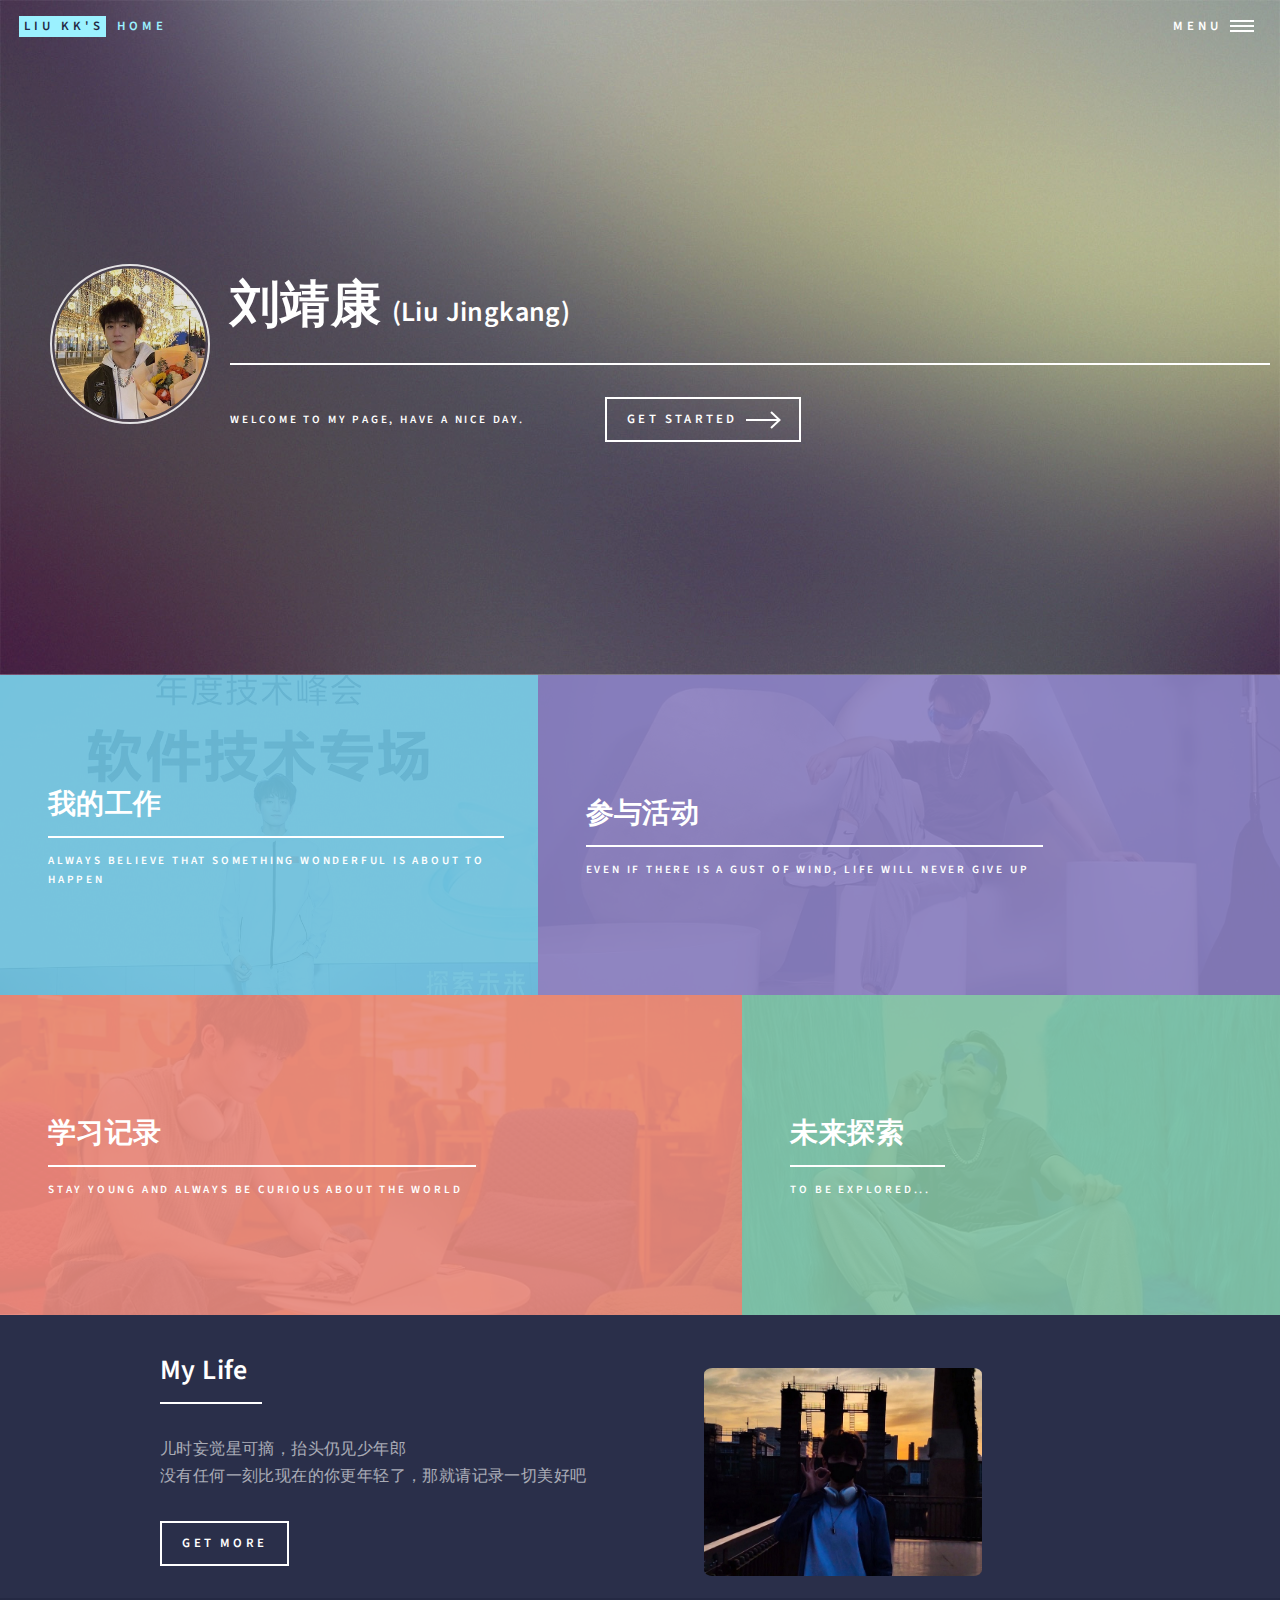
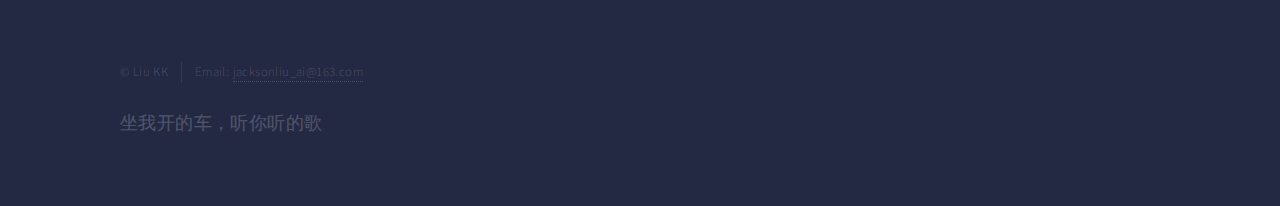
<file: index.html>
<!DOCTYPE HTML>
<html>
	<head>
		<title>Liu Jingkang</title>
		<link rel="shortcut icon" href="./images/logo.jpg">
		<meta charset="utf-8" />
		<meta name="viewport" content="width=device-width, initial-scale=1, user-scalable=no" />
		<meta name="author" content="kk"/>
		<link rel="stylesheet" href="assets/css/main.css" />
		<noscript><link rel="stylesheet" href="assets/css/noscript.css" /></noscript>
	</head>
	<body class="is-preload">

		<!-- Wrapper -->
			<div id="wrapper">

				<!-- Header -->
					<header id="header" class="alt">
						<a href="index.html" class="logo"><strong>Liu KK's</strong> <span>Home</span></a>
						<nav>
							<a href="#menu">Menu</a>
						</nav>
					</header>

				<!-- Menu -->
					<nav id="menu">
						<ul class="links">
							<li><a href="index.html">我的主页</a></li>
							<li><a href="work.html">我的工作</a></li>
							<li><a href="activity.html">参加活动</a></li>
							<li><a href="study.html">学习记录</a></li>
							<li><a href="explore.html">未来探索</a></li>
							<!-- <li><a href="study.html">我的竞赛</a></li> -->
						</ul>
						<ul class="actions stacked">
							<li><a href="life.html" class="button primary fit">My Life</a></li>
							<!-- <li><a href="#" class="button fit">Log In</a></li> -->
						</ul>
					</nav>

				<!-- Banner -->
					<section id="banner" class="major">
						<img class="bannerimage" src="images/logo.jpg">
						<div class="inner">
							<header class="major">
								<h1 style="font-size: 50px;">
									刘靖康 <span style="font-size:28px;">(Liu Jingkang)</span>
								</h1>
							</header>
							<div class="content">
								<p style="margin-right: 80px;">Welcome to my page, have a nice day.</p>
								<ul class="actions">
									<li><a href="#one" class="button next scrolly">Get Started</a></li>
								</ul>
							</div>
						</div>
					</section>
					
				<!-- Main -->
					<div id="main">

						<!-- One -->
							<section id="one" class="tiles">
								<article>
									<span class="image">
										<img src="images/me012.jpg" alt="" />
									</span>
									<header class="major">
										<h3><a href="work.html" class="link">我的工作</a></h3>
										<p>always believe that something wonderful is about to happen</p>
									</header>
								</article>
								<article>
									<span class="image">
										<img src="images/me002.jpg" alt="" />
									</span>
									<header class="major">
										<h3><a href="activity.html" class="link">参与活动</a></h3>
										<p>Even if there is a gust of wind, life will never give up</p>
									</header>
								</article>
								<article>
									<span class="image">
										<img src="images/me038.jpg" alt="" />
									</span>
									<header class="major">
										<h3><a href="study.html" class="link">学习记录</a></h3>
										<p>Stay young and always be curious about the world</p>
									</header>
								</article>
								<article>
									<span class="image">
										<img src="images/me036.jpg" alt="" />
									</span>
									<header class="major">
										<h3><a href="explore.html" class="link">未来探索</a></h3>
										<p>To be explored...     </p>
									</header>
								</article>
								<!-- <article>
									<span class="image">
										<img src="images/pic05.jpg" alt="" />
									</span>
									<header class="major">
										<h3><a href="work.html" class="link">Consequat</a></h3>
										<p>Ipsum dolor sit amet</p>
									</header>
								</article>
								<article>
									<span class="image">
										<img src="images/pic06.jpg" alt="" />
									</span>
									<header class="major">
										<h3><a href="work.html" class="link">Etiam</a></h3>
										<p>Feugiat amet tempus</p>
									</header>
								</article> -->
							</section>

						<!-- Two -->
							<!-- <section id="two">
								<div class="inner">
									<header class="major">
										<h2>My Life</h2>
									</header>
									<p style="opacity: 0.6;">有时候思考，我要活成一个什么样子<br>已知的是，没有任何一刻比现在的我更年轻，那就请记录一切美好吧</p>
									<ul class="actions">
										<li><a href="work.html" class="button next">Get Started</a></li>
									</ul>
								</div>
							</section> -->

							<section id="two">
								<div class="spotlight">
									<div class="content">
										<header class="major">
											<h2>My Life</h2>
										</header>
										<p style="opacity: 0.6;">儿时妄觉星可摘，抬头仍见少年郎<br>没有任何一刻比现在的你更年轻了，那就请记录一切美好吧</p>
										<ul class="actions">
											<li><a href="life.html" class="button">Get More</a></li>
										</ul>
									</div>
									<!-- <span class="image"><a href="life.html"><img href="life.html" src="images/me035.jpg" alt=""/></a></span> -->
									<span class="image"><a href="life.html"><img src="images/me035.jpg" alt=""/></a></span>
								</div>
							</section>

					</div>

				<!-- Contact -->
					<!-- <section id="contact">
						<div class="inner">
							<section>
								<form method="post" action="#">
									<div class="fields">
										<div class="field half">
											<label for="name">Name</label>
											<input type="text" name="name" id="name" />
										</div>
										<div class="field half">
											<label for="email">Email</label>
											<input type="text" name="email" id="email" />
										</div>
										<div class="field">
											<label for="message">Message</label>
											<textarea name="message" id="message" rows="6"></textarea>
										</div>
									</div>
									<ul class="actions">
										<li><input type="submit" value="Send Message" class="primary" /></li>
										<li><input type="reset" value="Clear" /></li>
									</ul>
								</form>
							</section>
							<section class="split">
								<section>
									<div class="contact-method">
										<span class="icon solid alt fa-envelope"></span>
										<h3>Email</h3>
										<a href="#">information@untitled.tld</a>
									</div>
								</section>
								<section>
									<div class="contact-method">
										<span class="icon solid alt fa-phone"></span>
										<h3>Phone</h3>
										<span>(000) 000-0000 x12387</span>
									</div>
								</section>
								<section>
									<div class="contact-method">
										<span class="icon solid alt fa-home"></span>
										<h3>Address</h3>
										<span>1234 Somewhere Road #5432<br />
										Nashville, TN 00000<br />
										United States of America</span>
									</div>
								</section>
							</section>
						</div>
					</section> -->

				<!-- Footer -->
					<footer id="footer">
						<div class="inner">
							<!-- <ul class="icons">
								<li><a href="#" class="icon brands alt fa-twitter"><span class="label">Twitter</span></a></li>
								<li><a href="#" class="icon brands alt fa-facebook-f"><span class="label">Facebook</span></a></li>
								<li><a href="#" class="icon brands alt fa-instagram"><span class="label">Instagram</span></a></li>
								<li><a href="#" class="icon brands alt fa-github"><span class="label">GitHub</span></a></li>
								<li><a href="#" class="icon brands alt fa-linkedin-in"><span class="label">LinkedIn</span></a></li>
							</ul> -->
							<ul class="copyright">
								<li>&copy; Liu KK</li><li>Email: <a href="mailto:jacksonliu_ai@163.com">jacksonliu_ai@163.com</a></li>
							</ul>
							<p style="font-size: 18px;opacity: 0.2;">坐我开的车，听你听的歌</p>
						</div>
						
					</footer>

			</div>

		<!-- Scripts -->
			<script src="assets/js/jquery.min.js"></script>
			<script src="assets/js/jquery.scrolly.min.js"></script>
			<script src="assets/js/jquery.scrollex.min.js"></script>
			<script src="assets/js/browser.min.js"></script>
			<script src="assets/js/breakpoints.min.js"></script>
			<script src="assets/js/util.js"></script>
			<script src="assets/js/main.js"></script>

	</body>
</html>
</file>
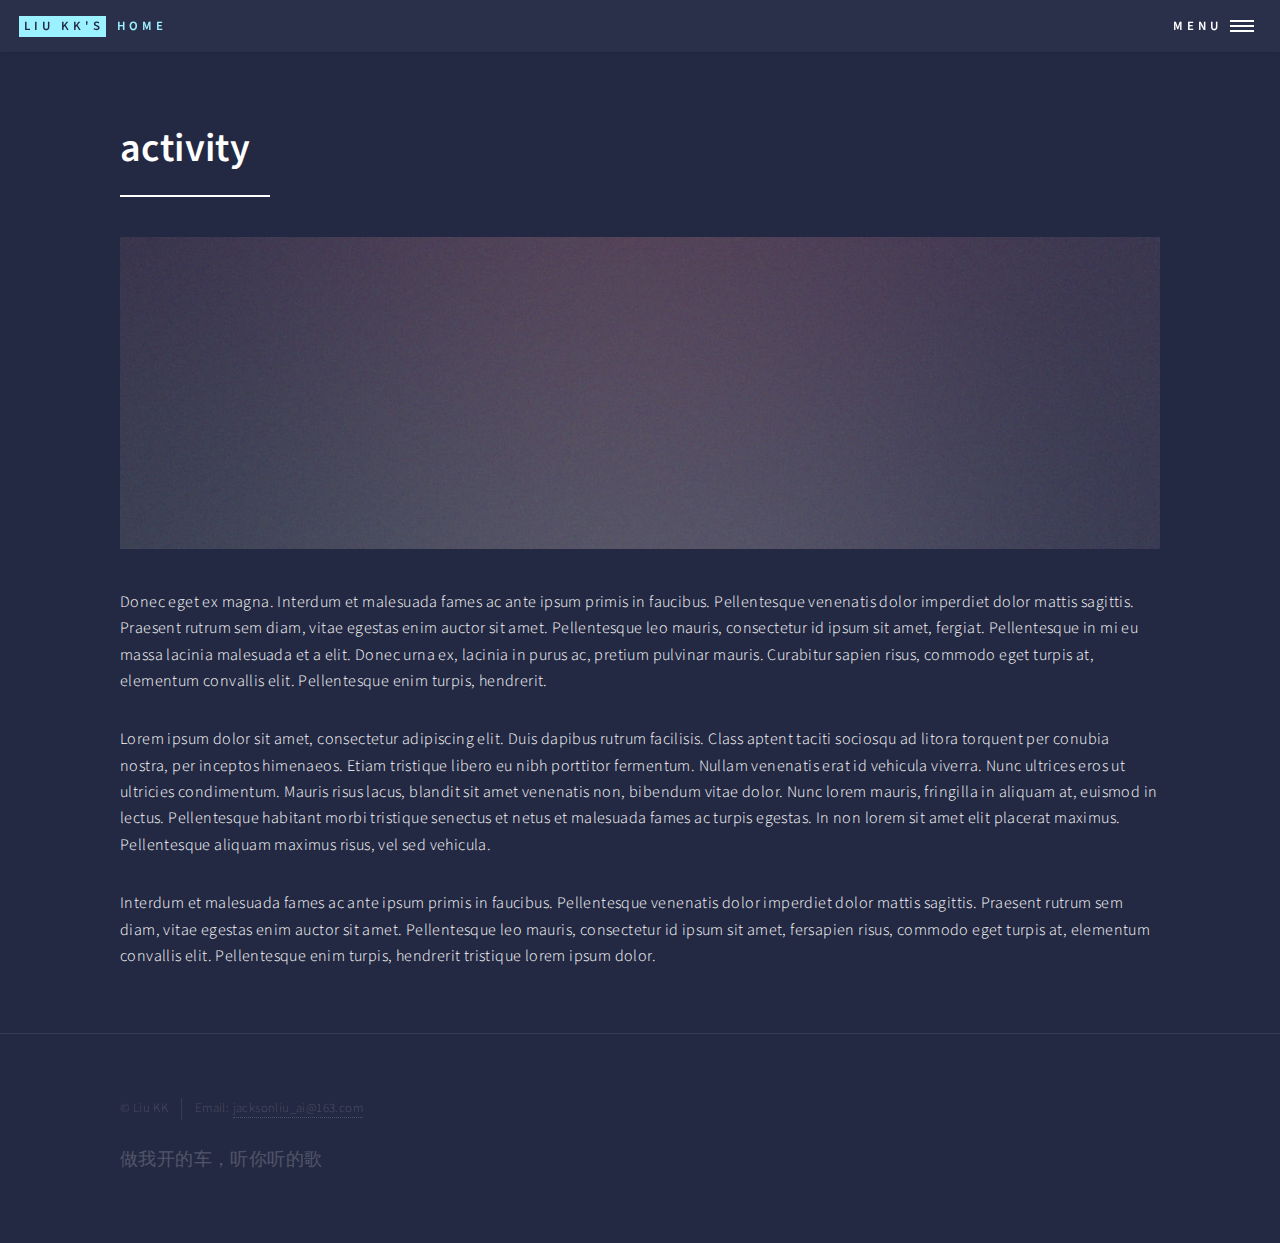
<file: activity_old.html>
<!DOCTYPE HTML>

<html>
	<head>
		<title>Activity - Liu KK</title>
		<link rel="shortcut icon" href="./images/logo.jpg">
		<meta charset="utf-8" />
		<meta name="viewport" content="width=device-width, initial-scale=1, user-scalable=no" />
		<link rel="stylesheet" href="assets/css/main.css" />
		<noscript><link rel="stylesheet" href="assets/css/noscript.css" /></noscript>
	</head>
	<body class="is-preload">

		<!-- Wrapper -->
			<div id="wrapper">

				<!-- Header -->
					<header id="header">
						<a href="index.html" class="logo"><strong>Liu KK's</strong> <span>Home</span></a>
						<nav>
							<a href="#menu">Menu</a>
						</nav>
					</header>

				<!-- Menu -->
				<nav id="menu">
					<ul class="links">
						<li><a href="index.html">我的主页</a></li>
						<li><a href="work.html">我的工作</a></li>
						<li><a href="activity.html">参加活动</a></li>
						<li><a href="activity.html">学习记录</a></li>
						<!-- <li><a href="study.html">我的竞赛</a></li> -->
					</ul>
					<ul class="actions stacked">
						<li><a href="life.html" class="button primary fit">My Life</a></li>
						<!-- <li><a href="#" class="button fit">Log In</a></li> -->
					</ul>
				</nav>

				<!-- Main -->
					<div id="main" class="alt">

						<!-- One -->
							<section id="one">
								<div class="inner">
									<header class="major">
										<h1>activity</h1>
									</header>
									<span class="image main"><img src="images/pic11.jpg" alt="" /></span>
									<p>Donec eget ex magna. Interdum et malesuada fames ac ante ipsum primis in faucibus. Pellentesque venenatis dolor imperdiet dolor mattis sagittis. Praesent rutrum sem diam, vitae egestas enim auctor sit amet. Pellentesque leo mauris, consectetur id ipsum sit amet, fergiat. Pellentesque in mi eu massa lacinia malesuada et a elit. Donec urna ex, lacinia in purus ac, pretium pulvinar mauris. Curabitur sapien risus, commodo eget turpis at, elementum convallis elit. Pellentesque enim turpis, hendrerit.</p>
									<p>Lorem ipsum dolor sit amet, consectetur adipiscing elit. Duis dapibus rutrum facilisis. Class aptent taciti sociosqu ad litora torquent per conubia nostra, per inceptos himenaeos. Etiam tristique libero eu nibh porttitor fermentum. Nullam venenatis erat id vehicula viverra. Nunc ultrices eros ut ultricies condimentum. Mauris risus lacus, blandit sit amet venenatis non, bibendum vitae dolor. Nunc lorem mauris, fringilla in aliquam at, euismod in lectus. Pellentesque habitant morbi tristique senectus et netus et malesuada fames ac turpis egestas. In non lorem sit amet elit placerat maximus. Pellentesque aliquam maximus risus, vel sed vehicula.</p>
									<p>Interdum et malesuada fames ac ante ipsum primis in faucibus. Pellentesque venenatis dolor imperdiet dolor mattis sagittis. Praesent rutrum sem diam, vitae egestas enim auctor sit amet. Pellentesque leo mauris, consectetur id ipsum sit amet, fersapien risus, commodo eget turpis at, elementum convallis elit. Pellentesque enim turpis, hendrerit tristique lorem ipsum dolor.</p>
								</div>
							</section>

					</div>

				
				<!-- Footer -->
				<footer id="footer">
					<div class="inner">
						<!-- <ul class="icons">
							<li><a href="#" class="icon brands alt fa-twitter"><span class="label">Twitter</span></a></li>
							<li><a href="#" class="icon brands alt fa-facebook-f"><span class="label">Facebook</span></a></li>
							<li><a href="#" class="icon brands alt fa-instagram"><span class="label">Instagram</span></a></li>
							<li><a href="#" class="icon brands alt fa-github"><span class="label">GitHub</span></a></li>
							<li><a href="#" class="icon brands alt fa-linkedin-in"><span class="label">LinkedIn</span></a></li>
						</ul> -->
						<ul class="copyright">
							<li>&copy; Liu KK</li><li>Email: <a href="mailto:jacksonliu_ai@163.com">jacksonliu_ai@163.com</a></li>
						</ul>
						<p style="font-size: 18px;opacity: 0.2;">做我开的车，听你听的歌</p>
					</div>
					
				</footer>

			</div>

		<!-- Scripts -->
			<script src="assets/js/jquery.min.js"></script>
			<script src="assets/js/jquery.scrolly.min.js"></script>
			<script src="assets/js/jquery.scrollex.min.js"></script>
			<script src="assets/js/browser.min.js"></script>
			<script src="assets/js/breakpoints.min.js"></script>
			<script src="assets/js/util.js"></script>
			<script src="assets/js/main.js"></script>

	</body>
</html>
</file>
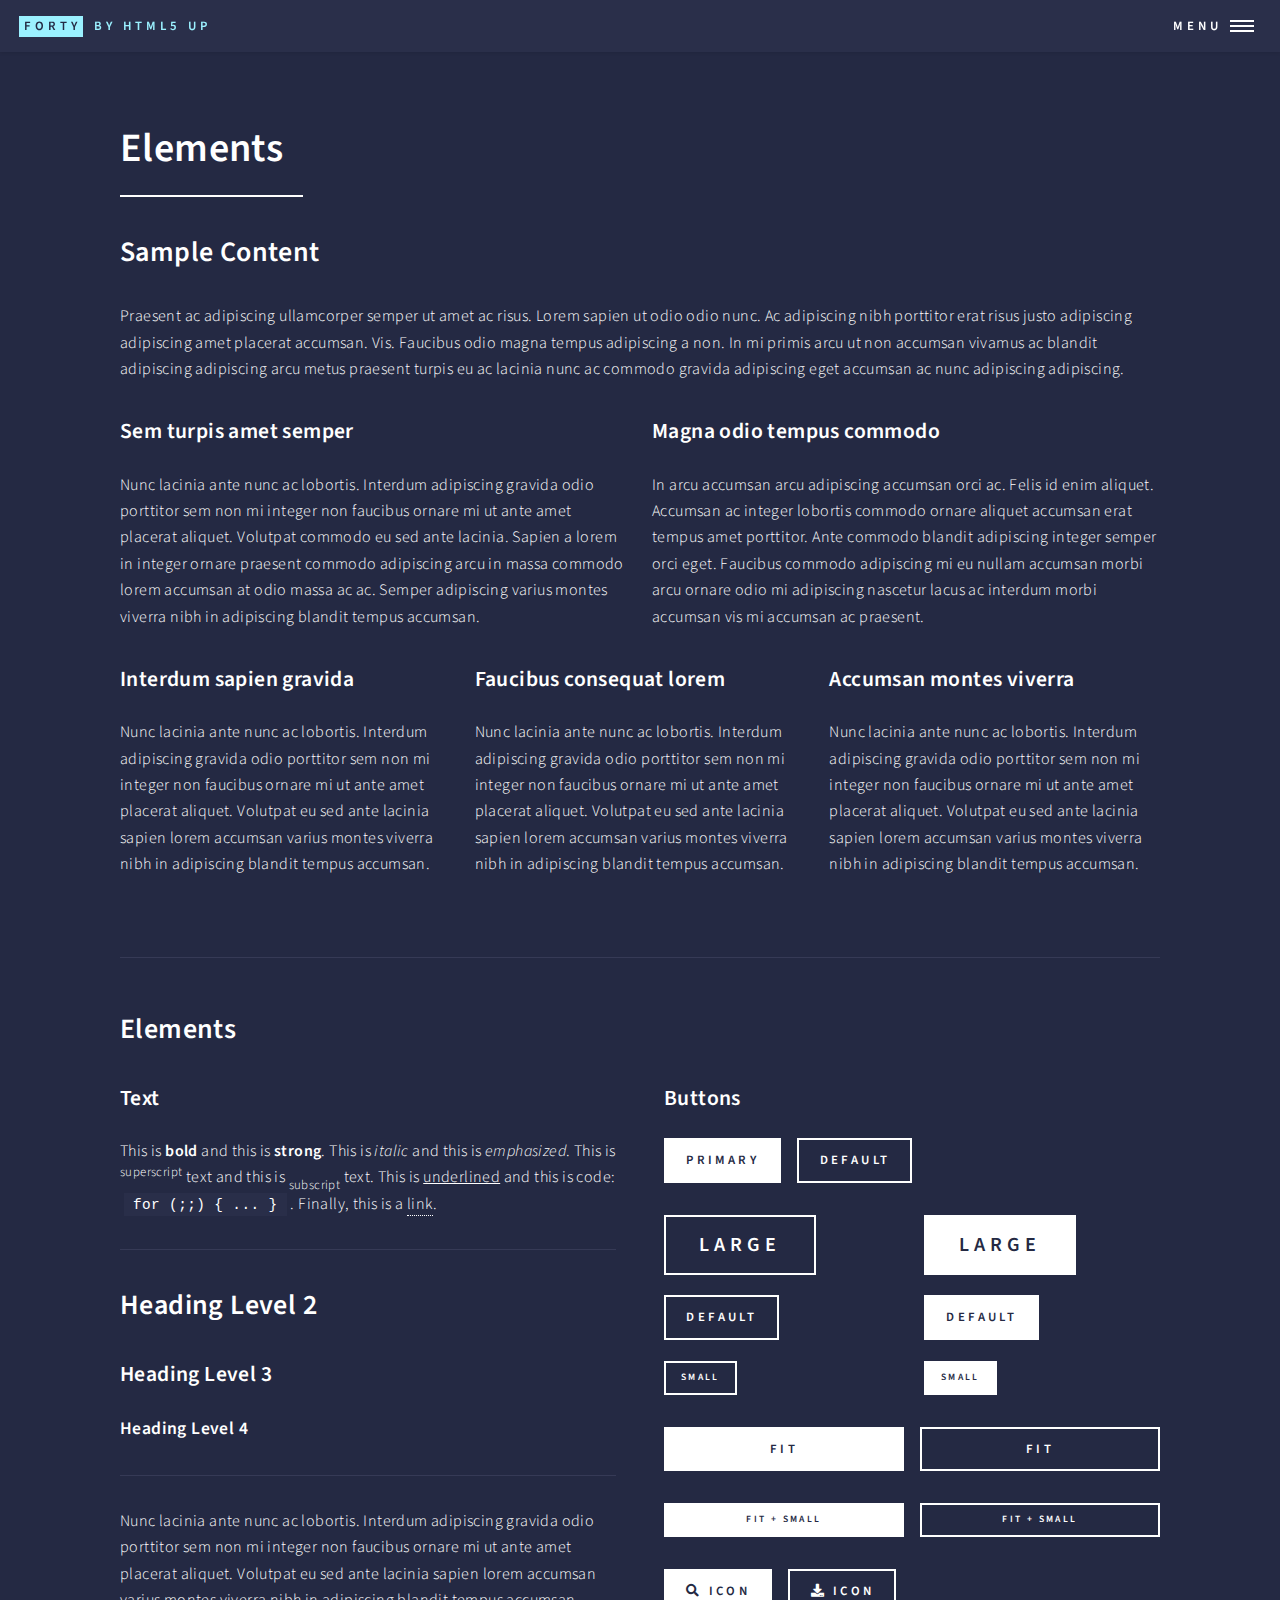
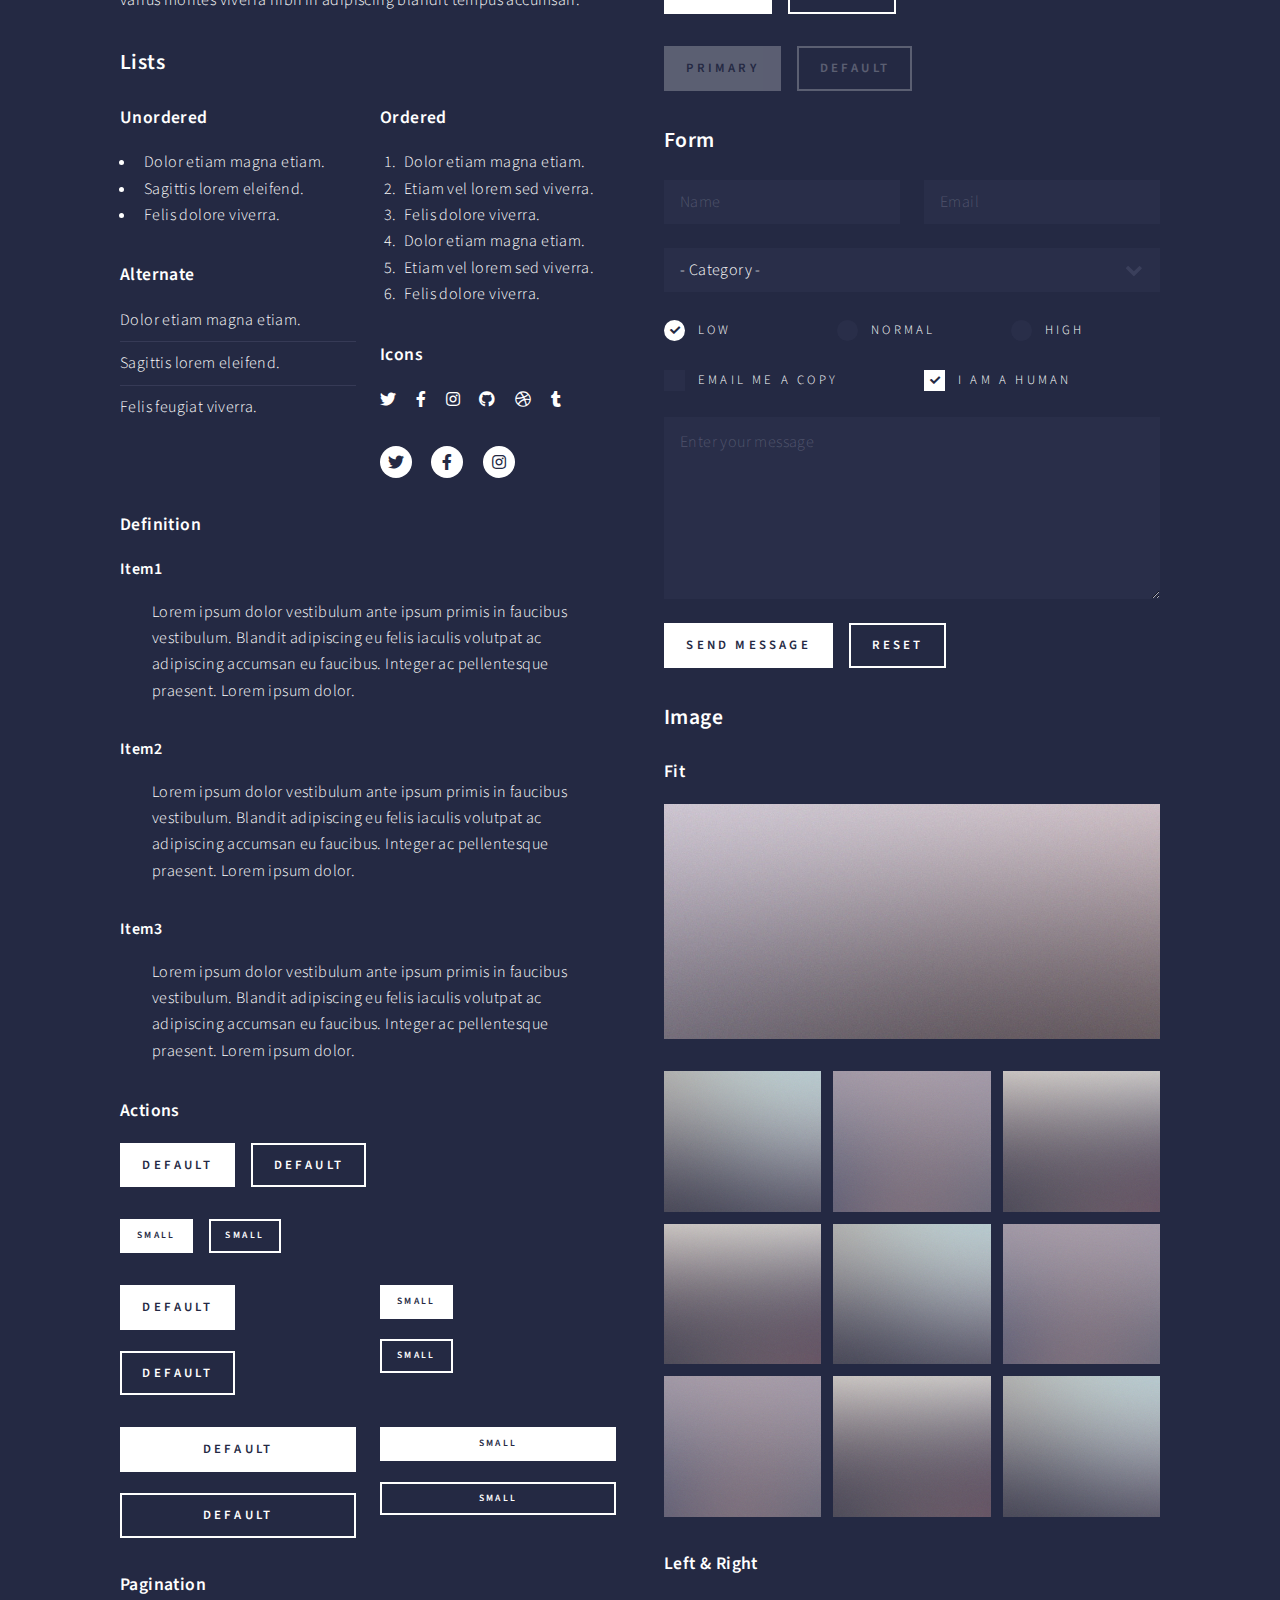
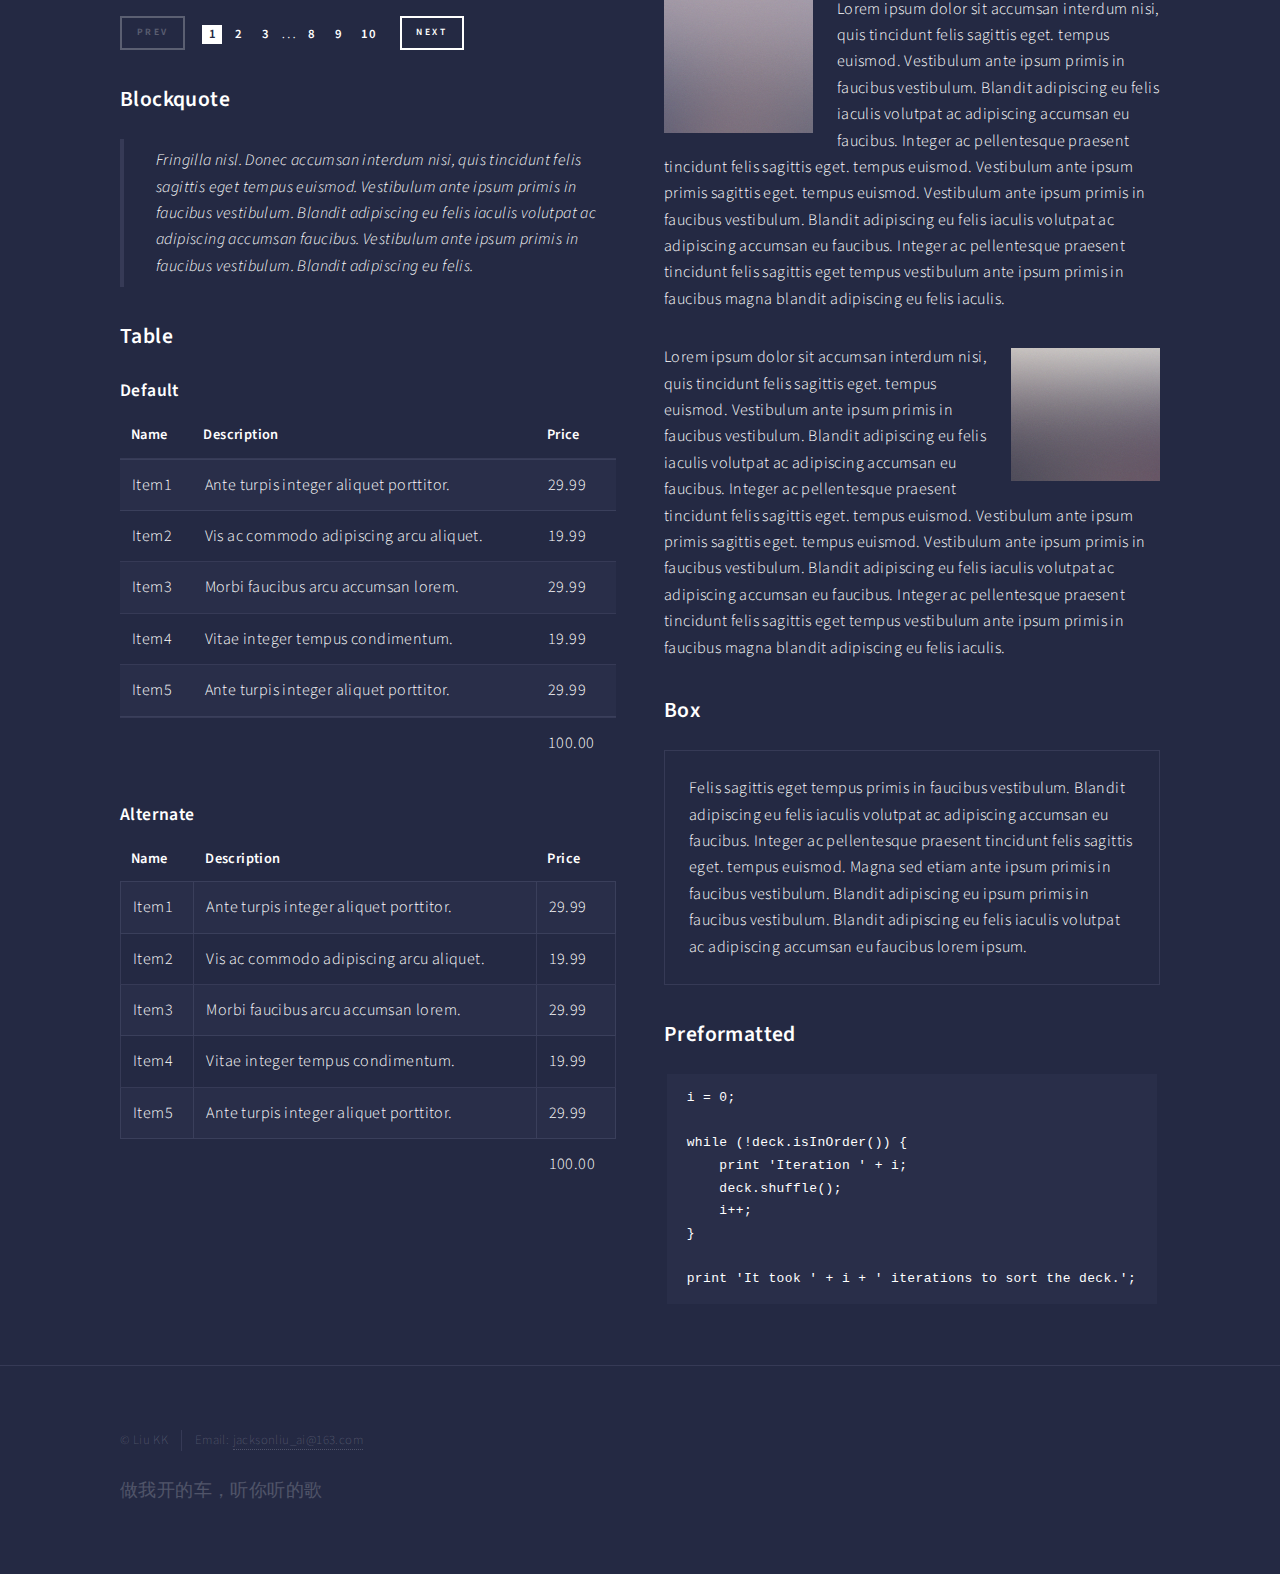
<file: elements.html>
<!DOCTYPE HTML>
<!--
	Forty by HTML5 UP
	html5up.net | @ajlkn
	Free for personal and commercial use under the CCA 3.0 license (html5up.net/license)
-->
<html>
	<head>
		<title>Elements - Forty by HTML5 UP</title>
		<meta charset="utf-8" />
		<meta name="viewport" content="width=device-width, initial-scale=1, user-scalable=no" />
		<link rel="stylesheet" href="assets/css/main.css" />
		<noscript><link rel="stylesheet" href="assets/css/noscript.css" /></noscript>
	</head>
	<body class="is-preload">

		<!-- Wrapper -->
			<div id="wrapper">

				<!-- Header -->
					<header id="header">
						<a href="index.html" class="logo"><strong>Forty</strong> <span>by HTML5 UP</span></a>
						<nav>
							<a href="#menu">Menu</a>
						</nav>
					</header>

				<!-- Menu -->
					<nav id="menu">
						<ul class="links">
							<li><a href="index.html">Home</a></li>
							<li><a href="landing.html">Landing</a></li>
							<li><a href="generic.html">Generic</a></li>
							<li><a href="elements.html">Elements</a></li>
						</ul>
						<ul class="actions stacked">
							<li><a href="#" class="button primary fit">Get Started</a></li>
							<li><a href="#" class="button fit">Log In</a></li>
						</ul>
					</nav>

				<!-- Main -->
					<div id="main" class="alt">

						<!-- One -->
							<section id="one">
								<div class="inner">
									<header class="major">
										<h1>Elements</h1>
									</header>

									<!-- Content -->
										<h2 id="content">Sample Content</h2>
										<p>Praesent ac adipiscing ullamcorper semper ut amet ac risus. Lorem sapien ut odio odio nunc. Ac adipiscing nibh porttitor erat risus justo adipiscing adipiscing amet placerat accumsan. Vis. Faucibus odio magna tempus adipiscing a non. In mi primis arcu ut non accumsan vivamus ac blandit adipiscing adipiscing arcu metus praesent turpis eu ac lacinia nunc ac commodo gravida adipiscing eget accumsan ac nunc adipiscing adipiscing.</p>
										<div class="row">
											<div class="col-6 col-12-small">
												<h3>Sem turpis amet semper</h3>
												<p>Nunc lacinia ante nunc ac lobortis. Interdum adipiscing gravida odio porttitor sem non mi integer non faucibus ornare mi ut ante amet placerat aliquet. Volutpat commodo eu sed ante lacinia. Sapien a lorem in integer ornare praesent commodo adipiscing arcu in massa commodo lorem accumsan at odio massa ac ac. Semper adipiscing varius montes viverra nibh in adipiscing blandit tempus accumsan.</p>
											</div>
											<div class="col-6 col-12-small">
												<h3>Magna odio tempus commodo</h3>
												<p>In arcu accumsan arcu adipiscing accumsan orci ac. Felis id enim aliquet. Accumsan ac integer lobortis commodo ornare aliquet accumsan erat tempus amet porttitor. Ante commodo blandit adipiscing integer semper orci eget. Faucibus commodo adipiscing mi eu nullam accumsan morbi arcu ornare odio mi adipiscing nascetur lacus ac interdum morbi accumsan vis mi accumsan ac praesent.</p>
											</div>
											<!-- Break -->
											<div class="col-4 col-12-medium">
												<h3>Interdum sapien gravida</h3>
												<p>Nunc lacinia ante nunc ac lobortis. Interdum adipiscing gravida odio porttitor sem non mi integer non faucibus ornare mi ut ante amet placerat aliquet. Volutpat eu sed ante lacinia sapien lorem accumsan varius montes viverra nibh in adipiscing blandit tempus accumsan.</p>
											</div>
											<div class="col-4 col-12-medium">
												<h3>Faucibus consequat lorem</h3>
												<p>Nunc lacinia ante nunc ac lobortis. Interdum adipiscing gravida odio porttitor sem non mi integer non faucibus ornare mi ut ante amet placerat aliquet. Volutpat eu sed ante lacinia sapien lorem accumsan varius montes viverra nibh in adipiscing blandit tempus accumsan.</p>
											</div>
											<div class="col-4 col-12-medium">
												<h3>Accumsan montes viverra</h3>
												<p>Nunc lacinia ante nunc ac lobortis. Interdum adipiscing gravida odio porttitor sem non mi integer non faucibus ornare mi ut ante amet placerat aliquet. Volutpat eu sed ante lacinia sapien lorem accumsan varius montes viverra nibh in adipiscing blandit tempus accumsan.</p>
											</div>
										</div>

									<hr class="major" />

									<!-- Elements -->
										<h2 id="elements">Elements</h2>
										<div class="row gtr-200">
											<div class="col-6 col-12-medium">

												<!-- Text stuff -->
													<h3>Text</h3>
													<p>This is <b>bold</b> and this is <strong>strong</strong>. This is <i>italic</i> and this is <em>emphasized</em>.
													This is <sup>superscript</sup> text and this is <sub>subscript</sub> text.
													This is <u>underlined</u> and this is code: <code>for (;;) { ... }</code>.
													Finally, this is a <a href="#">link</a>.</p>
													<hr />
													<h2>Heading Level 2</h2>
													<h3>Heading Level 3</h3>
													<h4>Heading Level 4</h4>
													<hr />
													<p>Nunc lacinia ante nunc ac lobortis. Interdum adipiscing gravida odio porttitor sem non mi integer non faucibus ornare mi ut ante amet placerat aliquet. Volutpat eu sed ante lacinia sapien lorem accumsan varius montes viverra nibh in adipiscing blandit tempus accumsan.</p>

												<!-- Lists -->
													<h3>Lists</h3>
													<div class="row">
														<div class="col-6 col-12-small">

															<h4>Unordered</h4>
															<ul>
																<li>Dolor etiam magna etiam.</li>
																<li>Sagittis lorem eleifend.</li>
																<li>Felis dolore viverra.</li>
															</ul>

															<h4>Alternate</h4>
															<ul class="alt">
																<li>Dolor etiam magna etiam.</li>
																<li>Sagittis lorem eleifend.</li>
																<li>Felis feugiat viverra.</li>
															</ul>

														</div>
														<div class="col-6 col-12-small">

															<h4>Ordered</h4>
															<ol>
																<li>Dolor etiam magna etiam.</li>
																<li>Etiam vel lorem sed viverra.</li>
																<li>Felis dolore viverra.</li>
																<li>Dolor etiam magna etiam.</li>
																<li>Etiam vel lorem sed viverra.</li>
																<li>Felis dolore viverra.</li>
															</ol>

															<h4>Icons</h4>
															<ul class="icons">
																<li><a href="#" class="icon brands fa-twitter"><span class="label">Twitter</span></a></li>
																<li><a href="#" class="icon brands fa-facebook-f"><span class="label">Facebook</span></a></li>
																<li><a href="#" class="icon brands fa-instagram"><span class="label">Instagram</span></a></li>
																<li><a href="#" class="icon brands fa-github"><span class="label">Github</span></a></li>
																<li><a href="#" class="icon brands fa-dribbble"><span class="label">Dribbble</span></a></li>
																<li><a href="#" class="icon brands fa-tumblr"><span class="label">Tumblr</span></a></li>
															</ul>
															<ul class="icons">
																<li><a href="#" class="icon brands alt fa-twitter"><span class="label">Twitter</span></a></li>
																<li><a href="#" class="icon brands alt fa-facebook-f"><span class="label">Facebook</span></a></li>
																<li><a href="#" class="icon brands alt fa-instagram"><span class="label">Instagram</span></a></li>
															</ul>

														</div>
													</div>
													<h4>Definition</h4>
													<dl>
														<dt>Item1</dt>
														<dd>
															<p>Lorem ipsum dolor vestibulum ante ipsum primis in faucibus vestibulum. Blandit adipiscing eu felis iaculis volutpat ac adipiscing accumsan eu faucibus. Integer ac pellentesque praesent. Lorem ipsum dolor.</p>
														</dd>
														<dt>Item2</dt>
														<dd>
															<p>Lorem ipsum dolor vestibulum ante ipsum primis in faucibus vestibulum. Blandit adipiscing eu felis iaculis volutpat ac adipiscing accumsan eu faucibus. Integer ac pellentesque praesent. Lorem ipsum dolor.</p>
														</dd>
														<dt>Item3</dt>
														<dd>
															<p>Lorem ipsum dolor vestibulum ante ipsum primis in faucibus vestibulum. Blandit adipiscing eu felis iaculis volutpat ac adipiscing accumsan eu faucibus. Integer ac pellentesque praesent. Lorem ipsum dolor.</p>
														</dd>
													</dl>

													<h4>Actions</h4>
													<ul class="actions">
														<li><a href="#" class="button primary">Default</a></li>
														<li><a href="#" class="button">Default</a></li>
													</ul>
													<ul class="actions small">
														<li><a href="#" class="button primary small">Small</a></li>
														<li><a href="#" class="button small">Small</a></li>
													</ul>
													<div class="row">
														<div class="col-6 col-12-small">
															<ul class="actions stacked">
																<li><a href="#" class="button primary">Default</a></li>
																<li><a href="#" class="button">Default</a></li>
															</ul>
														</div>
														<div class="col-6 col-12-small">
															<ul class="actions stacked">
																<li><a href="#" class="button primary small">Small</a></li>
																<li><a href="#" class="button small">Small</a></li>
															</ul>
														</div>
														<div class="col-6 col-12-small">
															<ul class="actions stacked">
																<li><a href="#" class="button primary fit">Default</a></li>
																<li><a href="#" class="button fit">Default</a></li>
															</ul>
														</div>
														<div class="col-6 col-12-small">
															<ul class="actions stacked">
																<li><a href="#" class="button primary small fit">Small</a></li>
																<li><a href="#" class="button small fit">Small</a></li>
															</ul>
														</div>
													</div>

													<h4>Pagination</h4>
													<ul class="pagination">
														<li><span class="button small disabled">Prev</span></li>
														<li><a href="#" class="page active">1</a></li>
														<li><a href="#" class="page">2</a></li>
														<li><a href="#" class="page">3</a></li>
														<li><span>&hellip;</span></li>
														<li><a href="#" class="page">8</a></li>
														<li><a href="#" class="page">9</a></li>
														<li><a href="#" class="page">10</a></li>
														<li><a href="#" class="button small">Next</a></li>
													</ul>

												<!-- Blockquote -->
													<h3>Blockquote</h3>
													<blockquote>Fringilla nisl. Donec accumsan interdum nisi, quis tincidunt felis sagittis eget tempus euismod. Vestibulum ante ipsum primis in faucibus vestibulum. Blandit adipiscing eu felis iaculis volutpat ac adipiscing accumsan faucibus. Vestibulum ante ipsum primis in faucibus vestibulum. Blandit adipiscing eu felis.</blockquote>

												<!-- Table -->
													<h3>Table</h3>

													<h4>Default</h4>
													<div class="table-wrapper">
														<table>
															<thead>
																<tr>
																	<th>Name</th>
																	<th>Description</th>
																	<th>Price</th>
																</tr>
															</thead>
															<tbody>
																<tr>
																	<td>Item1</td>
																	<td>Ante turpis integer aliquet porttitor.</td>
																	<td>29.99</td>
																</tr>
																<tr>
																	<td>Item2</td>
																	<td>Vis ac commodo adipiscing arcu aliquet.</td>
																	<td>19.99</td>
																</tr>
																<tr>
																	<td>Item3</td>
																	<td> Morbi faucibus arcu accumsan lorem.</td>
																	<td>29.99</td>
																</tr>
																<tr>
																	<td>Item4</td>
																	<td>Vitae integer tempus condimentum.</td>
																	<td>19.99</td>
																</tr>
																<tr>
																	<td>Item5</td>
																	<td>Ante turpis integer aliquet porttitor.</td>
																	<td>29.99</td>
																</tr>
															</tbody>
															<tfoot>
																<tr>
																	<td colspan="2"></td>
																	<td>100.00</td>
																</tr>
															</tfoot>
														</table>
													</div>

													<h4>Alternate</h4>
													<div class="table-wrapper">
														<table class="alt">
															<thead>
																<tr>
																	<th>Name</th>
																	<th>Description</th>
																	<th>Price</th>
																</tr>
															</thead>
															<tbody>
																<tr>
																	<td>Item1</td>
																	<td>Ante turpis integer aliquet porttitor.</td>
																	<td>29.99</td>
																</tr>
																<tr>
																	<td>Item2</td>
																	<td>Vis ac commodo adipiscing arcu aliquet.</td>
																	<td>19.99</td>
																</tr>
																<tr>
																	<td>Item3</td>
																	<td> Morbi faucibus arcu accumsan lorem.</td>
																	<td>29.99</td>
																</tr>
																<tr>
																	<td>Item4</td>
																	<td>Vitae integer tempus condimentum.</td>
																	<td>19.99</td>
																</tr>
																<tr>
																	<td>Item5</td>
																	<td>Ante turpis integer aliquet porttitor.</td>
																	<td>29.99</td>
																</tr>
															</tbody>
															<tfoot>
																<tr>
																	<td colspan="2"></td>
																	<td>100.00</td>
																</tr>
															</tfoot>
														</table>
													</div>

											</div>
											<div class="col-6 col-12-medium">

												<!-- Buttons -->
													<h3>Buttons</h3>
													<ul class="actions">
														<li><a href="#" class="button primary">Primary</a></li>
														<li><a href="#" class="button">Default</a></li>
													</ul>
													<div class="row">
														<div class="col-6 col-12-xsmall">
															<ul class="actions stacked">
																<li><a href="#" class="button large">Large</a></li>
																<li><a href="#" class="button">Default</a></li>
																<li><a href="#" class="button small">Small</a></li>
															</ul>
														</div>
														<div class="col-6 col-12-xsmall">
															<ul class="actions stacked">
																<li><a href="#" class="button primary large">Large</a></li>
																<li><a href="#" class="button primary">Default</a></li>
																<li><a href="#" class="button primary small">Small</a></li>
															</ul>
														</div>
													</div>
													<ul class="actions fit">
														<li><a href="#" class="button primary fit">Fit</a></li>
														<li><a href="#" class="button fit">Fit</a></li>
													</ul>
													<ul class="actions fit small">
														<li><a href="#" class="button primary fit small">Fit + Small</a></li>
														<li><a href="#" class="button fit small">Fit + Small</a></li>
													</ul>
													<ul class="actions">
														<li><a href="#" class="button primary icon solid fa-search">Icon</a></li>
														<li><a href="#" class="button icon solid fa-download">Icon</a></li>
													</ul>
													<ul class="actions">
														<li><span class="button primary disabled">Primary</span></li>
														<li><span class="button disabled">Default</span></li>
													</ul>

												<!-- Form -->
													<h3>Form</h3>

													<form method="post" action="#">
														<div class="row gtr-uniform">
															<div class="col-6 col-12-xsmall">
																<input type="text" name="demo-name" id="demo-name" value="" placeholder="Name" />
															</div>
															<div class="col-6 col-12-xsmall">
																<input type="email" name="demo-email" id="demo-email" value="" placeholder="Email" />
															</div>
															<!-- Break -->
															<div class="col-12">
																<select name="demo-category" id="demo-category">
																	<option value="">- Category -</option>
																	<option value="1">Manufacturing</option>
																	<option value="1">Shipping</option>
																	<option value="1">Administration</option>
																	<option value="1">Human Resources</option>
																</select>
															</div>
															<!-- Break -->
															<div class="col-4 col-12-small">
																<input type="radio" id="demo-priority-low" name="demo-priority" checked>
																<label for="demo-priority-low">Low</label>
															</div>
															<div class="col-4 col-12-small">
																<input type="radio" id="demo-priority-normal" name="demo-priority">
																<label for="demo-priority-normal">Normal</label>
															</div>
															<div class="col-4 col-12-small">
																<input type="radio" id="demo-priority-high" name="demo-priority">
																<label for="demo-priority-high">High</label>
															</div>
															<!-- Break -->
															<div class="col-6 col-12-small">
																<input type="checkbox" id="demo-copy" name="demo-copy">
																<label for="demo-copy">Email me a copy</label>
															</div>
															<div class="col-6 col-12-small">
																<input type="checkbox" id="demo-human" name="demo-human" checked>
																<label for="demo-human">I am a human</label>
															</div>
															<!-- Break -->
															<div class="col-12">
																<textarea name="demo-message" id="demo-message" placeholder="Enter your message" rows="6"></textarea>
															</div>
															<!-- Break -->
															<div class="col-12">
																<ul class="actions">
																	<li><input type="submit" value="Send Message" class="primary" /></li>
																	<li><input type="reset" value="Reset" /></li>
																</ul>
															</div>
														</div>
													</form>

												<!-- Image -->
													<h3>Image</h3>

													<h4>Fit</h4>
													<span class="image fit"><img src="images/pic03.jpg" alt="" /></span>
													<div class="box alt">
														<div class="row gtr-50 gtr-uniform">
															<div class="col-4"><span class="image fit"><img src="images/pic08.jpg" alt="" /></span></div>
															<div class="col-4"><span class="image fit"><img src="images/pic09.jpg" alt="" /></span></div>
															<div class="col-4"><span class="image fit"><img src="images/pic10.jpg" alt="" /></span></div>
															<!-- Break -->
															<div class="col-4"><span class="image fit"><img src="images/pic10.jpg" alt="" /></span></div>
															<div class="col-4"><span class="image fit"><img src="images/pic08.jpg" alt="" /></span></div>
															<div class="col-4"><span class="image fit"><img src="images/pic09.jpg" alt="" /></span></div>
															<!-- Break -->
															<div class="col-4"><span class="image fit"><img src="images/pic09.jpg" alt="" /></span></div>
															<div class="col-4"><span class="image fit"><img src="images/pic10.jpg" alt="" /></span></div>
															<div class="col-4"><span class="image fit"><img src="images/pic08.jpg" alt="" /></span></div>
														</div>
													</div>

													<h4>Left &amp; Right</h4>
													<p><span class="image left"><img src="images/pic09.jpg" alt="" /></span>Lorem ipsum dolor sit accumsan interdum nisi, quis tincidunt felis sagittis eget. tempus euismod. Vestibulum ante ipsum primis in faucibus vestibulum. Blandit adipiscing eu felis iaculis volutpat ac adipiscing accumsan eu faucibus. Integer ac pellentesque praesent tincidunt felis sagittis eget. tempus euismod. Vestibulum ante ipsum primis sagittis eget. tempus euismod. Vestibulum ante ipsum primis in faucibus vestibulum. Blandit adipiscing eu felis iaculis volutpat ac adipiscing accumsan eu faucibus. Integer ac pellentesque praesent tincidunt felis sagittis eget tempus vestibulum ante ipsum primis in faucibus magna blandit adipiscing eu felis iaculis.</p>
													<p><span class="image right"><img src="images/pic10.jpg" alt="" /></span>Lorem ipsum dolor sit accumsan interdum nisi, quis tincidunt felis sagittis eget. tempus euismod. Vestibulum ante ipsum primis in faucibus vestibulum. Blandit adipiscing eu felis iaculis volutpat ac adipiscing accumsan eu faucibus. Integer ac pellentesque praesent tincidunt felis sagittis eget. tempus euismod. Vestibulum ante ipsum primis sagittis eget. tempus euismod. Vestibulum ante ipsum primis in faucibus vestibulum. Blandit adipiscing eu felis iaculis volutpat ac adipiscing accumsan eu faucibus. Integer ac pellentesque praesent tincidunt felis sagittis eget tempus vestibulum ante ipsum primis in faucibus magna blandit adipiscing eu felis iaculis.</p>

												<!-- Box -->
													<h3>Box</h3>
													<div class="box">
														<p>Felis sagittis eget tempus primis in faucibus vestibulum. Blandit adipiscing eu felis iaculis volutpat ac adipiscing accumsan eu faucibus. Integer ac pellentesque praesent tincidunt felis sagittis eget. tempus euismod. Magna sed etiam ante ipsum primis in faucibus vestibulum. Blandit adipiscing eu ipsum primis in faucibus vestibulum. Blandit adipiscing eu felis iaculis volutpat ac adipiscing accumsan eu faucibus lorem ipsum.</p>
													</div>

												<!-- Preformatted Code -->
													<h3>Preformatted</h3>
													<pre><code>i = 0;

while (!deck.isInOrder()) {
    print 'Iteration ' + i;
    deck.shuffle();
    i++;
}

print 'It took ' + i + ' iterations to sort the deck.';
</code></pre>

											</div>
										</div>

								</div>
							</section>

					</div>


				<!-- Footer -->
					<footer id="footer">
						<div class="inner">
							<!-- <ul class="icons">
								<li><a href="#" class="icon brands alt fa-twitter"><span class="label">Twitter</span></a></li>
								<li><a href="#" class="icon brands alt fa-facebook-f"><span class="label">Facebook</span></a></li>
								<li><a href="#" class="icon brands alt fa-instagram"><span class="label">Instagram</span></a></li>
								<li><a href="#" class="icon brands alt fa-github"><span class="label">GitHub</span></a></li>
								<li><a href="#" class="icon brands alt fa-linkedin-in"><span class="label">LinkedIn</span></a></li>
							</ul> -->
							<ul class="copyright">
								<li>&copy; Liu KK</li><li>Email: <a href="mailto:jacksonliu_ai@163.com">jacksonliu_ai@163.com</a></li>
							</ul>
							<p style="font-size: 18px;opacity: 0.2;">做我开的车，听你听的歌</p>
						</div>
						
					</footer>

			</div>

		<!-- Scripts -->
			<script src="assets/js/jquery.min.js"></script>
			<script src="assets/js/jquery.scrolly.min.js"></script>
			<script src="assets/js/jquery.scrollex.min.js"></script>
			<script src="assets/js/browser.min.js"></script>
			<script src="assets/js/breakpoints.min.js"></script>
			<script src="assets/js/util.js"></script>
			<script src="assets/js/main.js"></script>

	</body>
</html>
</file>
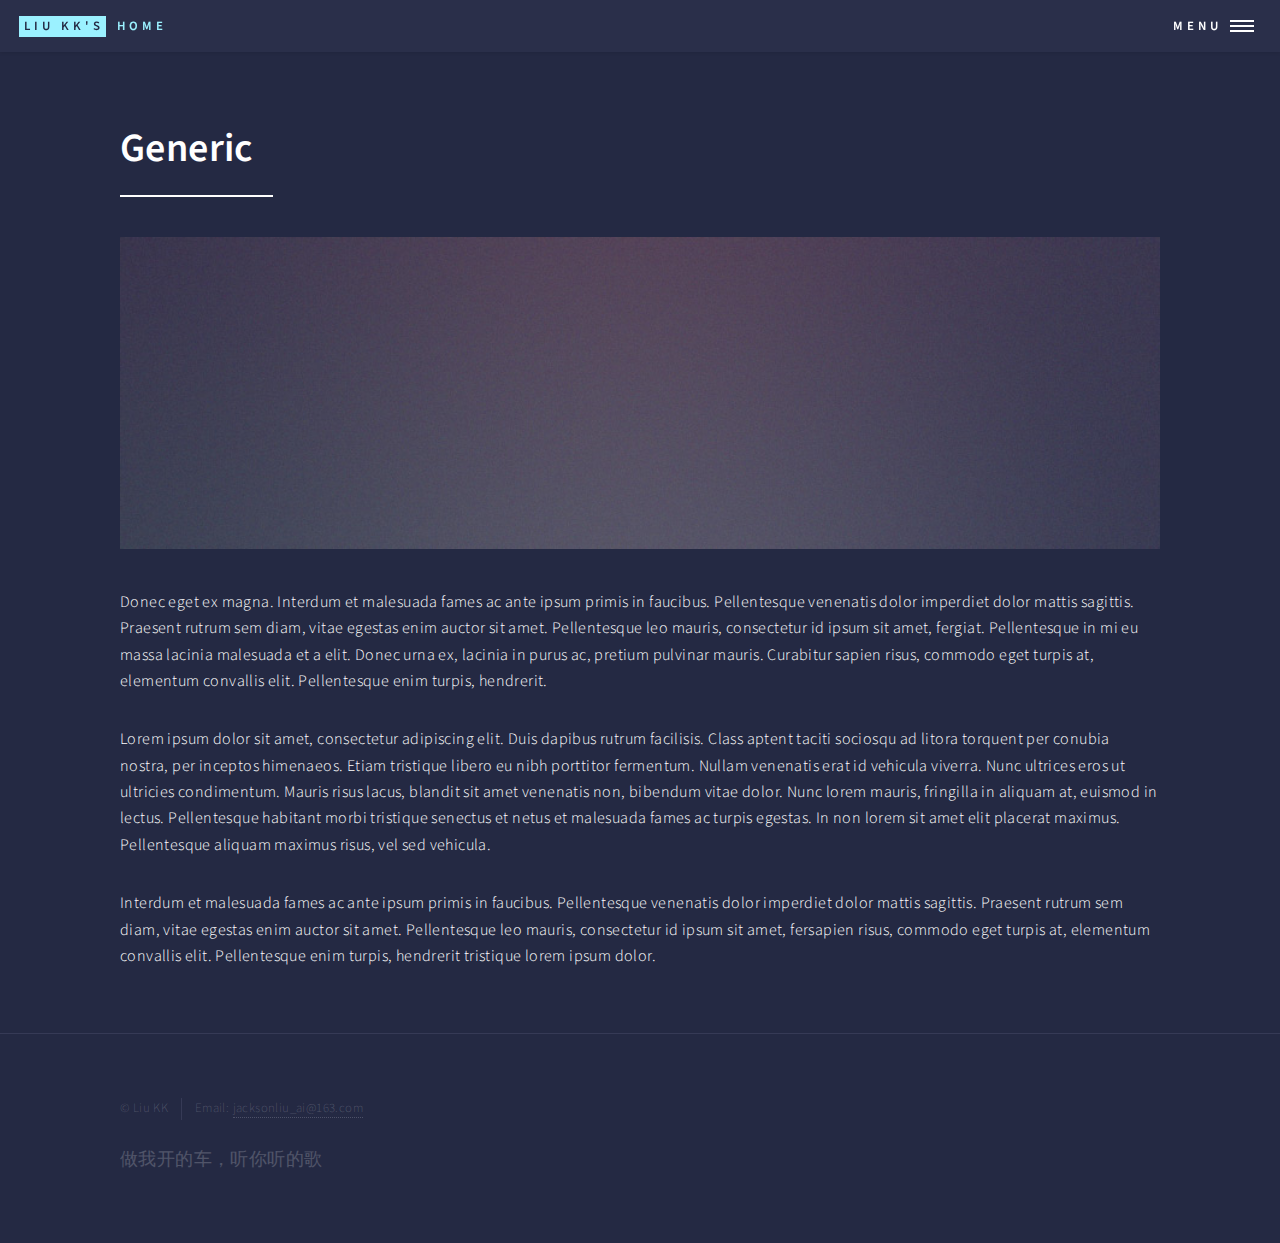
<file: generic.html>
<!DOCTYPE HTML>

<html>
	<head>
		<title>参与活动 - Liu KK</title>
		<meta charset="utf-8" />
		<meta name="viewport" content="width=device-width, initial-scale=1, user-scalable=no" />
		<link rel="stylesheet" href="assets/css/main.css" />
		<noscript><link rel="stylesheet" href="assets/css/noscript.css" /></noscript>
	</head>
	<body class="is-preload">

		<!-- Wrapper -->
			<div id="wrapper">

				<!-- Header -->
					<header id="header">
						<a href="index.html" class="logo"><strong>Liu KK's</strong> <span>Home</span></a>
						<nav>
							<a href="#menu">Menu</a>
						</nav>
					</header>

				<!-- Menu -->
				<nav id="menu">
					<ul class="links">
						<li><a href="index.html">我的主页</a></li>
						<li><a href="landing.html">我的工作</a></li>
						<li><a href="generic.html">参加活动</a></li>
						<li><a href="generic.html">学习记录</a></li>
						<!-- <li><a href="elements.html">我的竞赛</a></li> -->
					</ul>
					<ul class="actions stacked">
						<li><a href="mylife.html" class="button primary fit">My Life</a></li>
						<!-- <li><a href="#" class="button fit">Log In</a></li> -->
					</ul>
				</nav>

				<!-- Main -->
					<div id="main" class="alt">

						<!-- One -->
							<section id="one">
								<div class="inner">
									<header class="major">
										<h1>Generic</h1>
									</header>
									<span class="image main"><img src="images/pic11.jpg" alt="" /></span>
									<p>Donec eget ex magna. Interdum et malesuada fames ac ante ipsum primis in faucibus. Pellentesque venenatis dolor imperdiet dolor mattis sagittis. Praesent rutrum sem diam, vitae egestas enim auctor sit amet. Pellentesque leo mauris, consectetur id ipsum sit amet, fergiat. Pellentesque in mi eu massa lacinia malesuada et a elit. Donec urna ex, lacinia in purus ac, pretium pulvinar mauris. Curabitur sapien risus, commodo eget turpis at, elementum convallis elit. Pellentesque enim turpis, hendrerit.</p>
									<p>Lorem ipsum dolor sit amet, consectetur adipiscing elit. Duis dapibus rutrum facilisis. Class aptent taciti sociosqu ad litora torquent per conubia nostra, per inceptos himenaeos. Etiam tristique libero eu nibh porttitor fermentum. Nullam venenatis erat id vehicula viverra. Nunc ultrices eros ut ultricies condimentum. Mauris risus lacus, blandit sit amet venenatis non, bibendum vitae dolor. Nunc lorem mauris, fringilla in aliquam at, euismod in lectus. Pellentesque habitant morbi tristique senectus et netus et malesuada fames ac turpis egestas. In non lorem sit amet elit placerat maximus. Pellentesque aliquam maximus risus, vel sed vehicula.</p>
									<p>Interdum et malesuada fames ac ante ipsum primis in faucibus. Pellentesque venenatis dolor imperdiet dolor mattis sagittis. Praesent rutrum sem diam, vitae egestas enim auctor sit amet. Pellentesque leo mauris, consectetur id ipsum sit amet, fersapien risus, commodo eget turpis at, elementum convallis elit. Pellentesque enim turpis, hendrerit tristique lorem ipsum dolor.</p>
								</div>
							</section>

					</div>

				
				<!-- Footer -->
				<footer id="footer">
					<div class="inner">
						<!-- <ul class="icons">
							<li><a href="#" class="icon brands alt fa-twitter"><span class="label">Twitter</span></a></li>
							<li><a href="#" class="icon brands alt fa-facebook-f"><span class="label">Facebook</span></a></li>
							<li><a href="#" class="icon brands alt fa-instagram"><span class="label">Instagram</span></a></li>
							<li><a href="#" class="icon brands alt fa-github"><span class="label">GitHub</span></a></li>
							<li><a href="#" class="icon brands alt fa-linkedin-in"><span class="label">LinkedIn</span></a></li>
						</ul> -->
						<ul class="copyright">
							<li>&copy; Liu KK</li><li>Email: <a href="mailto:jacksonliu_ai@163.com">jacksonliu_ai@163.com</a></li>
						</ul>
						<p style="font-size: 18px;opacity: 0.2;">做我开的车，听你听的歌</p>
					</div>
					
				</footer>

			</div>

		<!-- Scripts -->
			<script src="assets/js/jquery.min.js"></script>
			<script src="assets/js/jquery.scrolly.min.js"></script>
			<script src="assets/js/jquery.scrollex.min.js"></script>
			<script src="assets/js/browser.min.js"></script>
			<script src="assets/js/breakpoints.min.js"></script>
			<script src="assets/js/util.js"></script>
			<script src="assets/js/main.js"></script>

	</body>
</html>
</file>
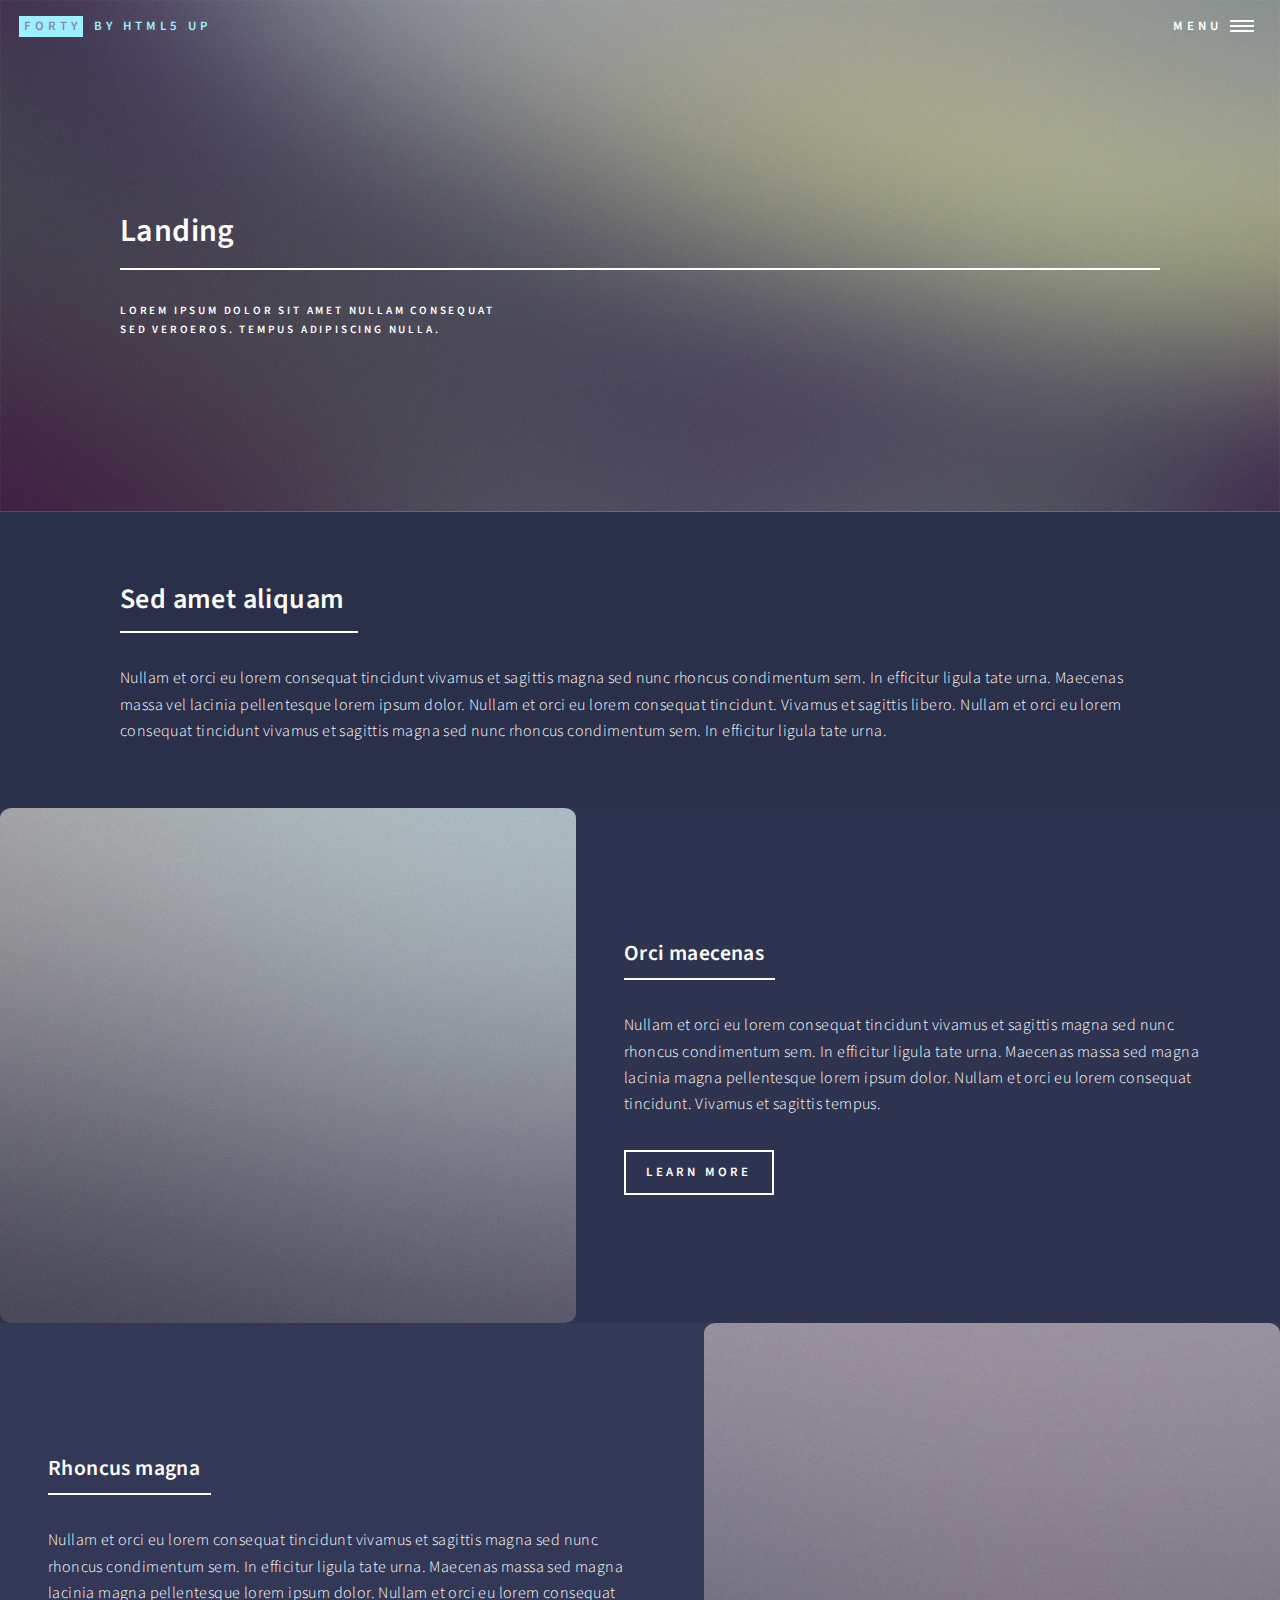
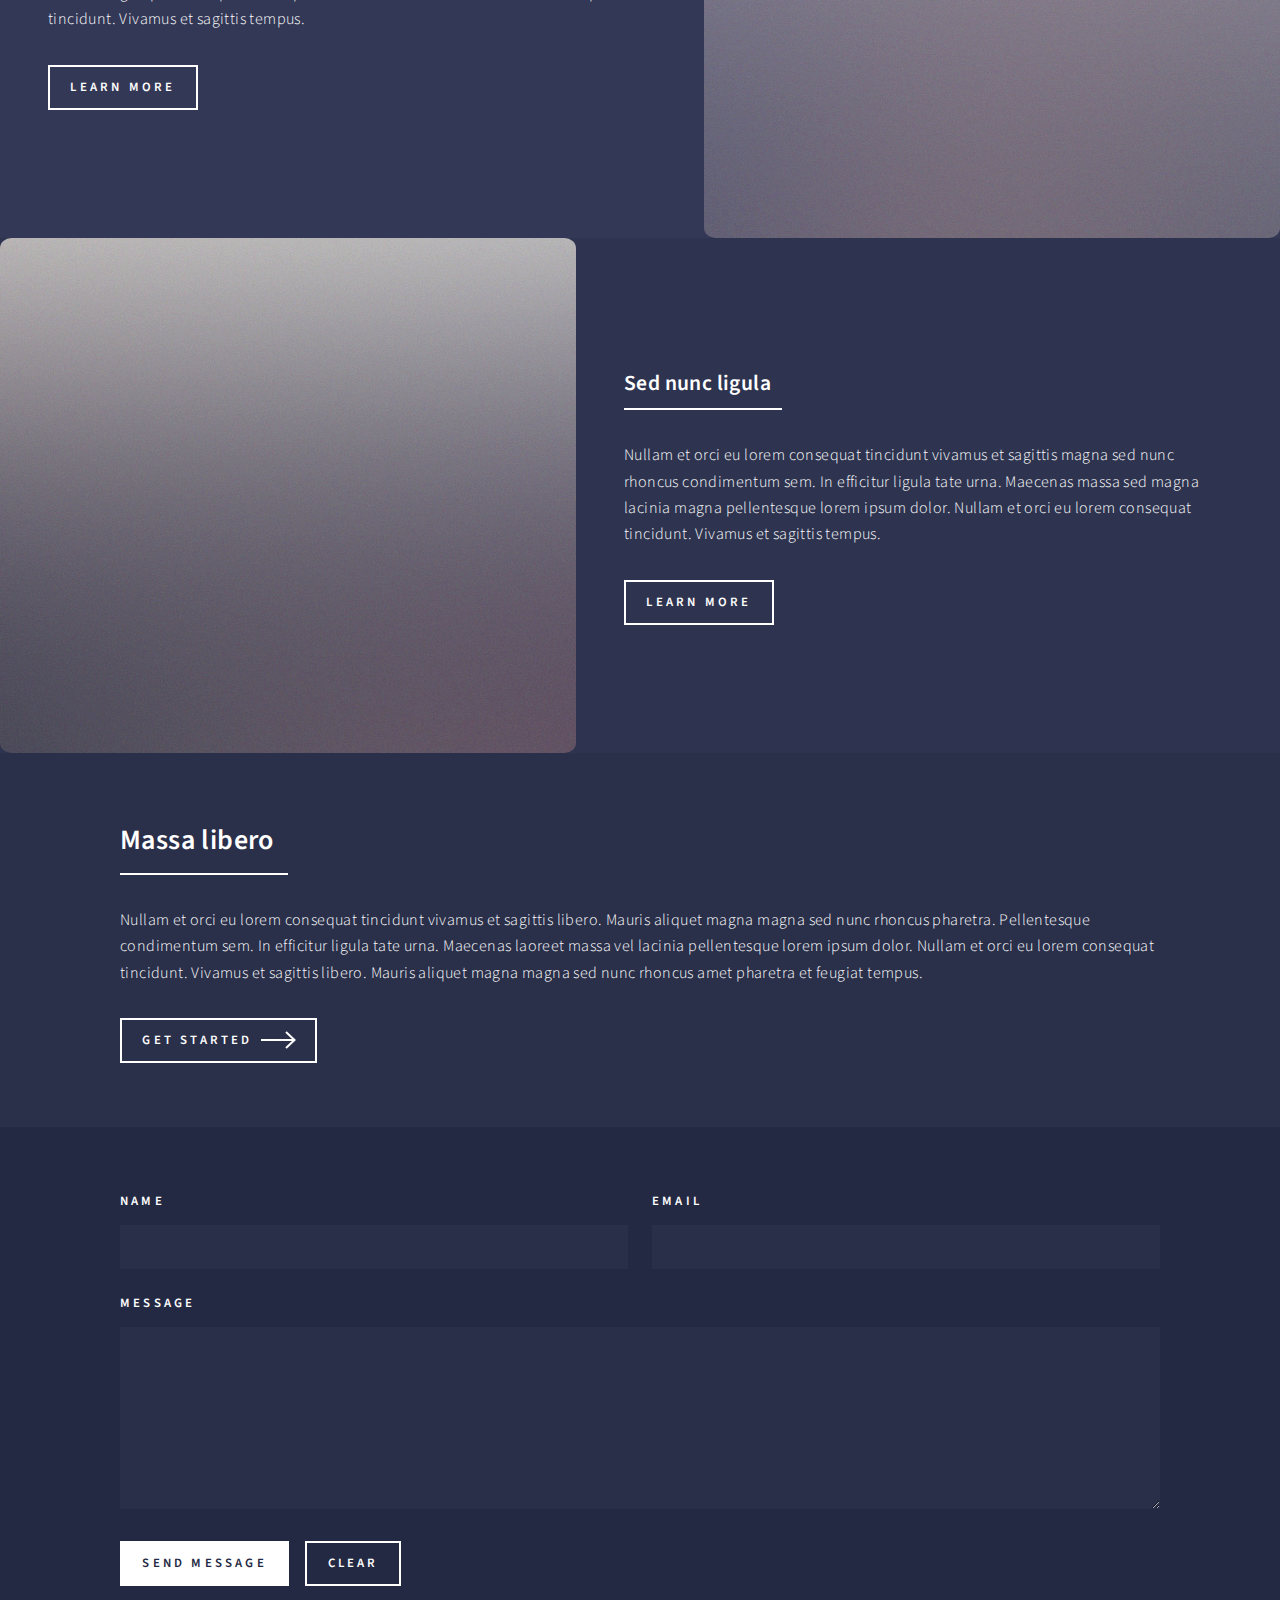
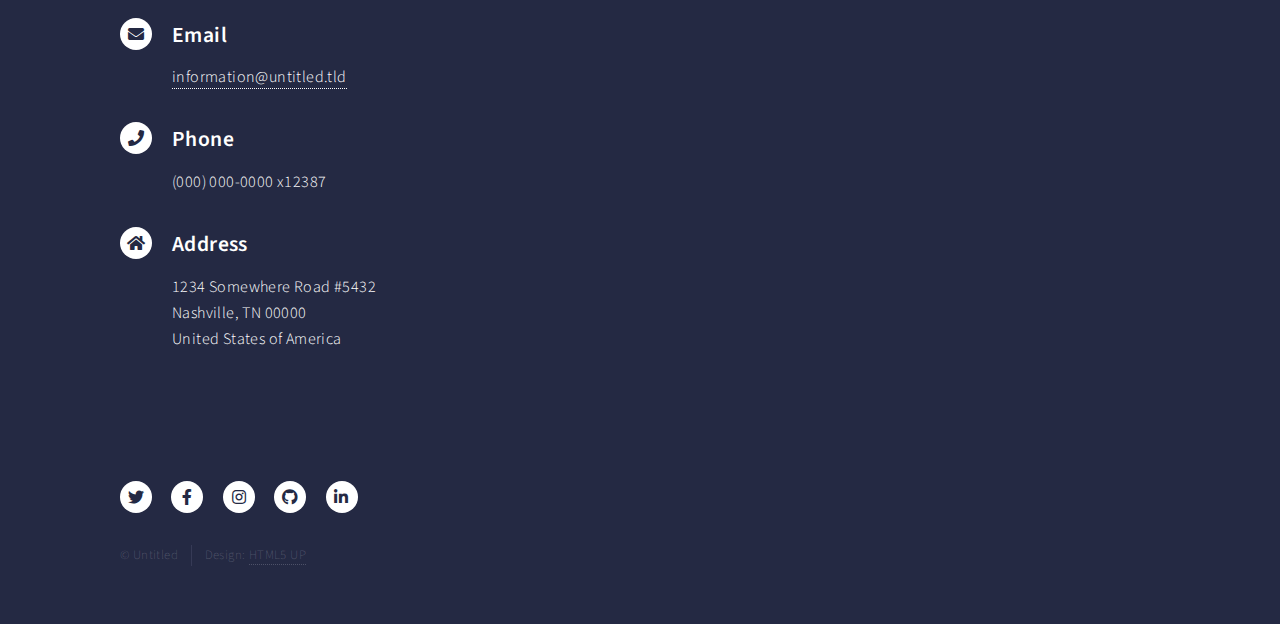
<file: landing_old.html>
<!DOCTYPE HTML>
<!--
	Forty by HTML5 UP
	html5up.net | @ajlkn
	Free for personal and commercial use under the CCA 3.0 license (html5up.net/license)
-->
<html>
	<head>
		<title>Landing - Forty by HTML5 UP</title>
		<meta charset="utf-8" />
		<meta name="viewport" content="width=device-width, initial-scale=1, user-scalable=no" />
		<link rel="stylesheet" href="assets/css/main.css" />
		<noscript><link rel="stylesheet" href="assets/css/noscript.css" /></noscript>
	</head>
	<body class="is-preload">

		<!-- Wrapper -->
			<div id="wrapper">

				<!-- Header -->
				<!-- Note: The "styleN" class below should match that of the banner element. -->
					<header id="header" class="alt style2">
						<a href="index.html" class="logo"><strong>Forty</strong> <span>by HTML5 UP</span></a>
						<nav>
							<a href="#menu">Menu</a>
						</nav>
					</header>

				<!-- Menu -->
					<nav id="menu">
						<ul class="links">
							<li><a href="index.html">Home</a></li>
							<li><a href="landing.html">Landing</a></li>
							<li><a href="generic.html">Generic</a></li>
							<li><a href="elements.html">Elements</a></li>
						</ul>
						<ul class="actions stacked">
							<li><a href="#" class="button primary fit">Get Started</a></li>
							<li><a href="#" class="button fit">Log In</a></li>
						</ul>
					</nav>

				<!-- Banner -->
				<!-- Note: The "styleN" class below should match that of the header element. -->
					<section id="banner" class="style2">
						<div class="inner">
							<span class="image">
								<img src="images/pic07.jpg" alt="" />
							</span>
							<header class="major">
								<h1>Landing</h1>
							</header>
							<div class="content">
								<p>Lorem ipsum dolor sit amet nullam consequat<br />
								sed veroeros. tempus adipiscing nulla.</p>
							</div>
						</div>
					</section>

				<!-- Main -->
					<div id="main">

						<!-- One -->
							<section id="one">
								<div class="inner">
									<header class="major">
										<h2>Sed amet aliquam</h2>
									</header>
									<p>Nullam et orci eu lorem consequat tincidunt vivamus et sagittis magna sed nunc rhoncus condimentum sem. In efficitur ligula tate urna. Maecenas massa vel lacinia pellentesque lorem ipsum dolor. Nullam et orci eu lorem consequat tincidunt. Vivamus et sagittis libero. Nullam et orci eu lorem consequat tincidunt vivamus et sagittis magna sed nunc rhoncus condimentum sem. In efficitur ligula tate urna.</p>
								</div>
							</section>

						<!-- Two -->
							<section id="two" class="spotlights">
								<section>
									<a href="generic.html" class="image">
										<img src="images/pic08.jpg" alt="" data-position="center center" />
									</a>
									<div class="content">
										<div class="inner">
											<header class="major">
												<h3>Orci maecenas</h3>
											</header>
											<p>Nullam et orci eu lorem consequat tincidunt vivamus et sagittis magna sed nunc rhoncus condimentum sem. In efficitur ligula tate urna. Maecenas massa sed magna lacinia magna pellentesque lorem ipsum dolor. Nullam et orci eu lorem consequat tincidunt. Vivamus et sagittis tempus.</p>
											<ul class="actions">
												<li><a href="generic.html" class="button">Learn more</a></li>
											</ul>
										</div>
									</div>
								</section>
								<section>
									<a href="generic.html" class="image">
										<img src="images/pic09.jpg" alt="" data-position="top center" />
									</a>
									<div class="content">
										<div class="inner">
											<header class="major">
												<h3>Rhoncus magna</h3>
											</header>
											<p>Nullam et orci eu lorem consequat tincidunt vivamus et sagittis magna sed nunc rhoncus condimentum sem. In efficitur ligula tate urna. Maecenas massa sed magna lacinia magna pellentesque lorem ipsum dolor. Nullam et orci eu lorem consequat tincidunt. Vivamus et sagittis tempus.</p>
											<ul class="actions">
												<li><a href="generic.html" class="button">Learn more</a></li>
											</ul>
										</div>
									</div>
								</section>
								<section>
									<a href="generic.html" class="image">
										<img src="images/pic10.jpg" alt="" data-position="25% 25%" />
									</a>
									<div class="content">
										<div class="inner">
											<header class="major">
												<h3>Sed nunc ligula</h3>
											</header>
											<p>Nullam et orci eu lorem consequat tincidunt vivamus et sagittis magna sed nunc rhoncus condimentum sem. In efficitur ligula tate urna. Maecenas massa sed magna lacinia magna pellentesque lorem ipsum dolor. Nullam et orci eu lorem consequat tincidunt. Vivamus et sagittis tempus.</p>
											<ul class="actions">
												<li><a href="generic.html" class="button">Learn more</a></li>
											</ul>
										</div>
									</div>
								</section>
							</section>

						<!-- Three -->
							<section id="three">
								<div class="inner">
									<header class="major">
										<h2>Massa libero</h2>
									</header>
									<p>Nullam et orci eu lorem consequat tincidunt vivamus et sagittis libero. Mauris aliquet magna magna sed nunc rhoncus pharetra. Pellentesque condimentum sem. In efficitur ligula tate urna. Maecenas laoreet massa vel lacinia pellentesque lorem ipsum dolor. Nullam et orci eu lorem consequat tincidunt. Vivamus et sagittis libero. Mauris aliquet magna magna sed nunc rhoncus amet pharetra et feugiat tempus.</p>
									<ul class="actions">
										<li><a href="generic.html" class="button next">Get Started</a></li>
									</ul>
								</div>
							</section>

					</div>

				<!-- Contact -->
					<section id="contact">
						<div class="inner">
							<section>
								<form method="post" action="#">
									<div class="fields">
										<div class="field half">
											<label for="name">Name</label>
											<input type="text" name="name" id="name" />
										</div>
										<div class="field half">
											<label for="email">Email</label>
											<input type="text" name="email" id="email" />
										</div>
										<div class="field">
											<label for="message">Message</label>
											<textarea name="message" id="message" rows="6"></textarea>
										</div>
									</div>
									<ul class="actions">
										<li><input type="submit" value="Send Message" class="primary" /></li>
										<li><input type="reset" value="Clear" /></li>
									</ul>
								</form>
							</section>
							<section class="split">
								<section>
									<div class="contact-method">
										<span class="icon solid alt fa-envelope"></span>
										<h3>Email</h3>
										<a href="#">information@untitled.tld</a>
									</div>
								</section>
								<section>
									<div class="contact-method">
										<span class="icon solid alt fa-phone"></span>
										<h3>Phone</h3>
										<span>(000) 000-0000 x12387</span>
									</div>
								</section>
								<section>
									<div class="contact-method">
										<span class="icon solid alt fa-home"></span>
										<h3>Address</h3>
										<span>1234 Somewhere Road #5432<br />
										Nashville, TN 00000<br />
										United States of America</span>
									</div>
								</section>
							</section>
						</div>
					</section>

				<!-- Footer -->
					<footer id="footer">
						<div class="inner">
							<ul class="icons">
								<li><a href="#" class="icon brands alt fa-twitter"><span class="label">Twitter</span></a></li>
								<li><a href="#" class="icon brands alt fa-facebook-f"><span class="label">Facebook</span></a></li>
								<li><a href="#" class="icon brands alt fa-instagram"><span class="label">Instagram</span></a></li>
								<li><a href="#" class="icon brands alt fa-github"><span class="label">GitHub</span></a></li>
								<li><a href="#" class="icon brands alt fa-linkedin-in"><span class="label">LinkedIn</span></a></li>
							</ul>
							<ul class="copyright">
								<li>&copy; Untitled</li><li>Design: <a href="https://html5up.net">HTML5 UP</a></li>
							</ul>
						</div>
					</footer>

			</div>

		<!-- Scripts -->
			<script src="assets/js/jquery.min.js"></script>
			<script src="assets/js/jquery.scrolly.min.js"></script>
			<script src="assets/js/jquery.scrollex.min.js"></script>
			<script src="assets/js/browser.min.js"></script>
			<script src="assets/js/breakpoints.min.js"></script>
			<script src="assets/js/util.js"></script>
			<script src="assets/js/main.js"></script>

	</body>
</html>
</file>
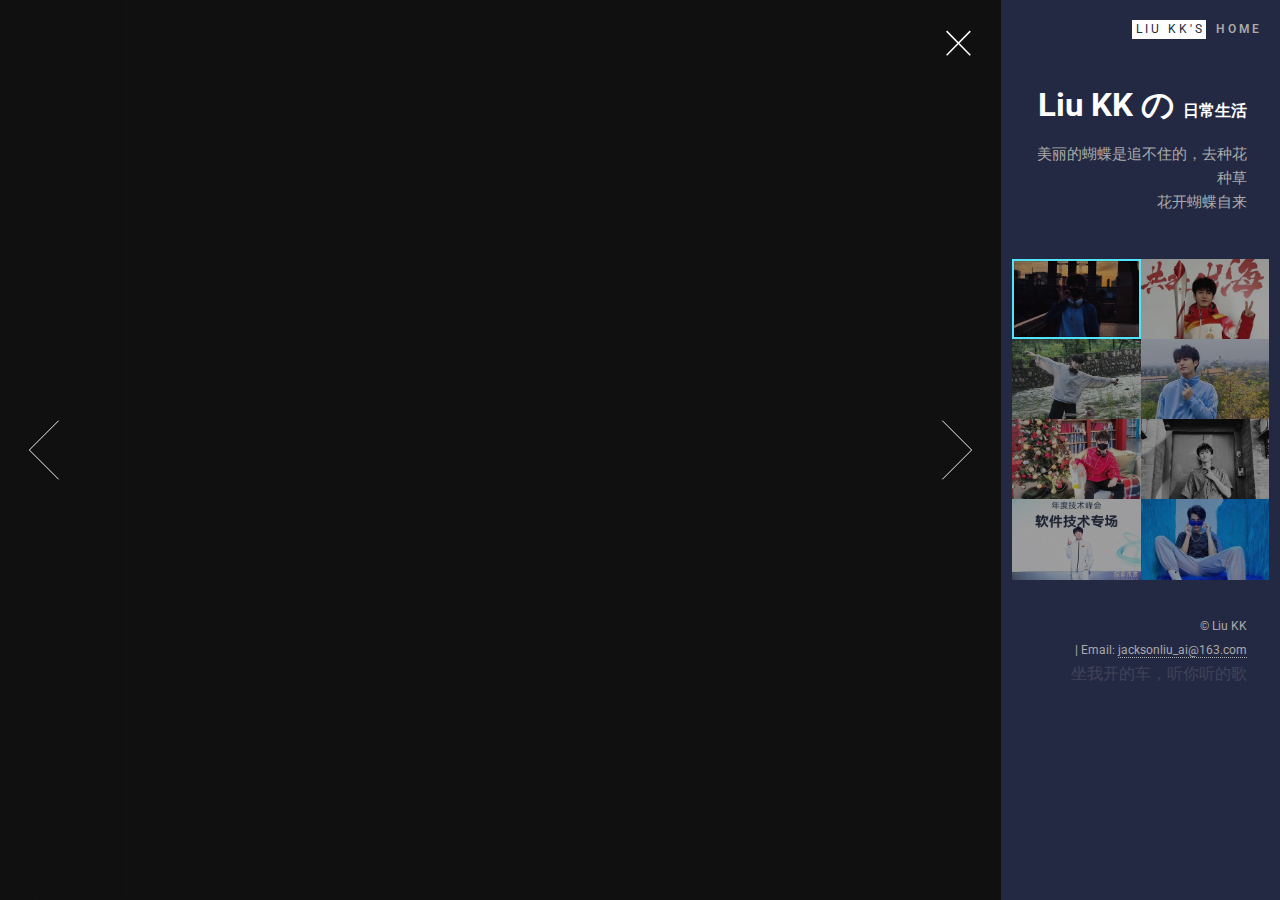
<file: life.html>
<!DOCTYPE HTML>
<!--
	Lens by HTML5 UP
	html5up.net | @ajlkn
	Free for personal and commercial use under the CCA 3.0 license (html5up.net/license)
-->
<html>
	<head>
		<title>Life - Liu KK</title>
		<link rel="shortcut icon" href="./images/logo.jpg">
		<meta charset="utf-8" />
		<meta name="viewport" content="width=device-width, initial-scale=1, user-scalable=no" />
		<meta name="author" content="kk"/>
		<link rel="stylesheet" href="assets/css/life/main.css" />
		<noscript><link rel="stylesheet" href="assets/css/life/noscript.css" /></noscript>
	</head>
	<body class="is-preload-0 is-preload-1 is-preload-2">

		<!-- Main -->
			<div id="main">
				<!-- <header id="header" class="alt">
					<a href="index.html" class="logo"><strong>Liu KK's</strong> <span>Home</span></a>
					<nav>
						<a href="#menu">Menu</a>
					</nav>
				</header> -->
				<div id="header1">
					<a href="index.html" class="logo"><strong>Liu KK's</strong> <span>Home</span></a>
				</div>
				
				<!-- Header -->
					<header id="header">

						<h1>Liu KK の <span style="font-size:medium;">日常生活</span></h1>
						<p>美丽的蝴蝶是追不住的，去种花种草<br>花开蝴蝶自来</p>
						<!-- <ul class="icons">
							<li><a href="#" class="icon brands fa-twitter"><span class="label">Twitter</span></a></li>
							<li><a href="#" class="icon brands fa-instagram"><span class="label">Instagram</span></a></li>
							<li><a href="#" class="icon brands fa-github"><span class="label">Github</span></a></li>
							<li><a href="#" class="icon fa-envelope"><span class="label">Email</span></a></li>
						</ul> -->
					</header>

				<!-- Thumbnail -->
					<section id="thumbnails">
						<article>
							<a class="thumbnail" href="images/me035.jpg" data-position="left center">
								<img class="sthumb" src="images/thumbs/thumb001.jpg" alt="" /></a>
							<h2>纵有疾风起，人生不言弃</h2>
							<p>Even if there is a gust of wind, life will never give up.</p>
						</article>
						<article>
							<a class="thumbnail" href="images/me037.jpg">
								<img class="sthumb" src="images/thumbs/thumb002.jpg" alt="" /></a>
							<h2>永远相信美好的事情即将发生</h2>
							<p>Always believe that something wonderful is about to happen.</p>
						</article>
						<article>
							<a class="thumbnail" href="images/fulls/full003.jpg" data-position="top center">
								<img class="sthumb" src="images/thumbs/thumb003.jpg" alt="" /></a>
							<h2>劝别人一套一套，劝自己绳子一套</h2>
							<p>You will always persuade others, but not please yourself.</p>
						</article>
						<article>
							<a class="thumbnail" href="images/fulls/full004.png">
								<img class="sthumb" src="images/thumbs/thumb004.jpg" alt="" /></a>
							<h2>听精神病的医生说</h2>
							<p>男病人都想干大事，女病人都想被人爱</p>
						</article>
						<article>
							<a class="thumbnail" href="images/fulls/full005.jpg" data-position="top center">
								<img class="sthumb" src="images/thumbs/thumb005.jpg" alt="" /></a>
							<h2>山不见我，我自去见山</h2>
							<p>The mountain does not see me, I go to see the mountain.</p>
						</article>
						<article>
							<a class="thumbnail" href="images/fulls/full006.jpg">
								<img class="sthumb" src="images/thumbs/thumb006.jpg" alt="" /></a>
							<h2>山鬼不识字，西风不动情</h2>
							<p>I miss you.</p>
						</article>
						<article>
							<a class="thumbnail" href="images/fulls/full007.jpg">
								<img class="sthumb" src="images/thumbs/thumb007.jpg" alt="" /></a>
							<h2>人在失意的时候不要失态</h2>
							<p>Don't lose your temper when you are frustrated.</p>
						</article>
						<article>
							<a class="thumbnail" href="images/fulls/full008.jpg">
								<img class="sthumb" src="images/thumbs/thumb008.jpg" alt="" /></a>
							<h2>众人向北，我自西行</h2>
							<p>Everyone goes north, I go west.</p>
						</article>
						<!-- <article>
							<a class="thumbnail" href="images/me038.jpg"><img class="smallthumb" src="images/thumbs/thumb009.jpg" alt="" /></a>
							<h2>Morbi eget vitae adipiscing</h2>
							<p>In quis vulputate dui. Maecenas metus elit, dictum praesent lacinia lacus.</p>
						</article>
						<article>
							<a class="thumbnail" href="images/fulls/10.jpg"><img src="images/thumbs/10.jpg" alt="" /></a>
							<h2>Habitant tristique senectus</h2>
							<p>Vestibulum ante ipsum primis in faucibus orci luctus ac tincidunt dolor.</p>
						</article> -->
						<!-- <article>
							<a class="thumbnail" href="images/fulls/11.jpg"><img src="images/thumbs/11.jpg" alt="" /></a>
							<h2>Pharetra ex non faucibus</h2>
							<p>Ut sed magna euismod leo laoreet congue. Fusce congue enim ultricies.</p>
						</article>
						<article>
							<a class="thumbnail" href="images/fulls/12.jpg"><img src="images/thumbs/12.jpg" alt="" /></a>
							<h2>Mattis lorem sodales</h2>
							<p>Feugiat auctor leo massa, nec vestibulum nisl erat faucibus, rutrum nulla.</p>
						</article> -->
					</section>

				<!-- Footer -->
					<footer id="footer">
						<ul class="copyright">
							<!-- <li>&copy; Untitled.</li><li>Design: <a href="http://html5up.net">HTML5 UP</a>.</li> -->
							<li>&copy; Liu KK</li><li>|  Email: <a href="mailto:jacksonliu_ai@163.com">jacksonliu_ai@163.com</a></li>
							<p style="font-size: 16px;opacity: 0.2;">坐我开的车，听你听的歌</p>
						</ul>
					</footer>

			</div>

		<!-- Scripts -->
			<script src="assets/js/life/jquery.min.js"></script>
			<script src="assets/js/life/browser.min.js"></script>
			<script src="assets/js/life/breakpoints.min.js"></script>
			<script src="assets/js/life/main.js"></script>

	</body>
</html>
</file>
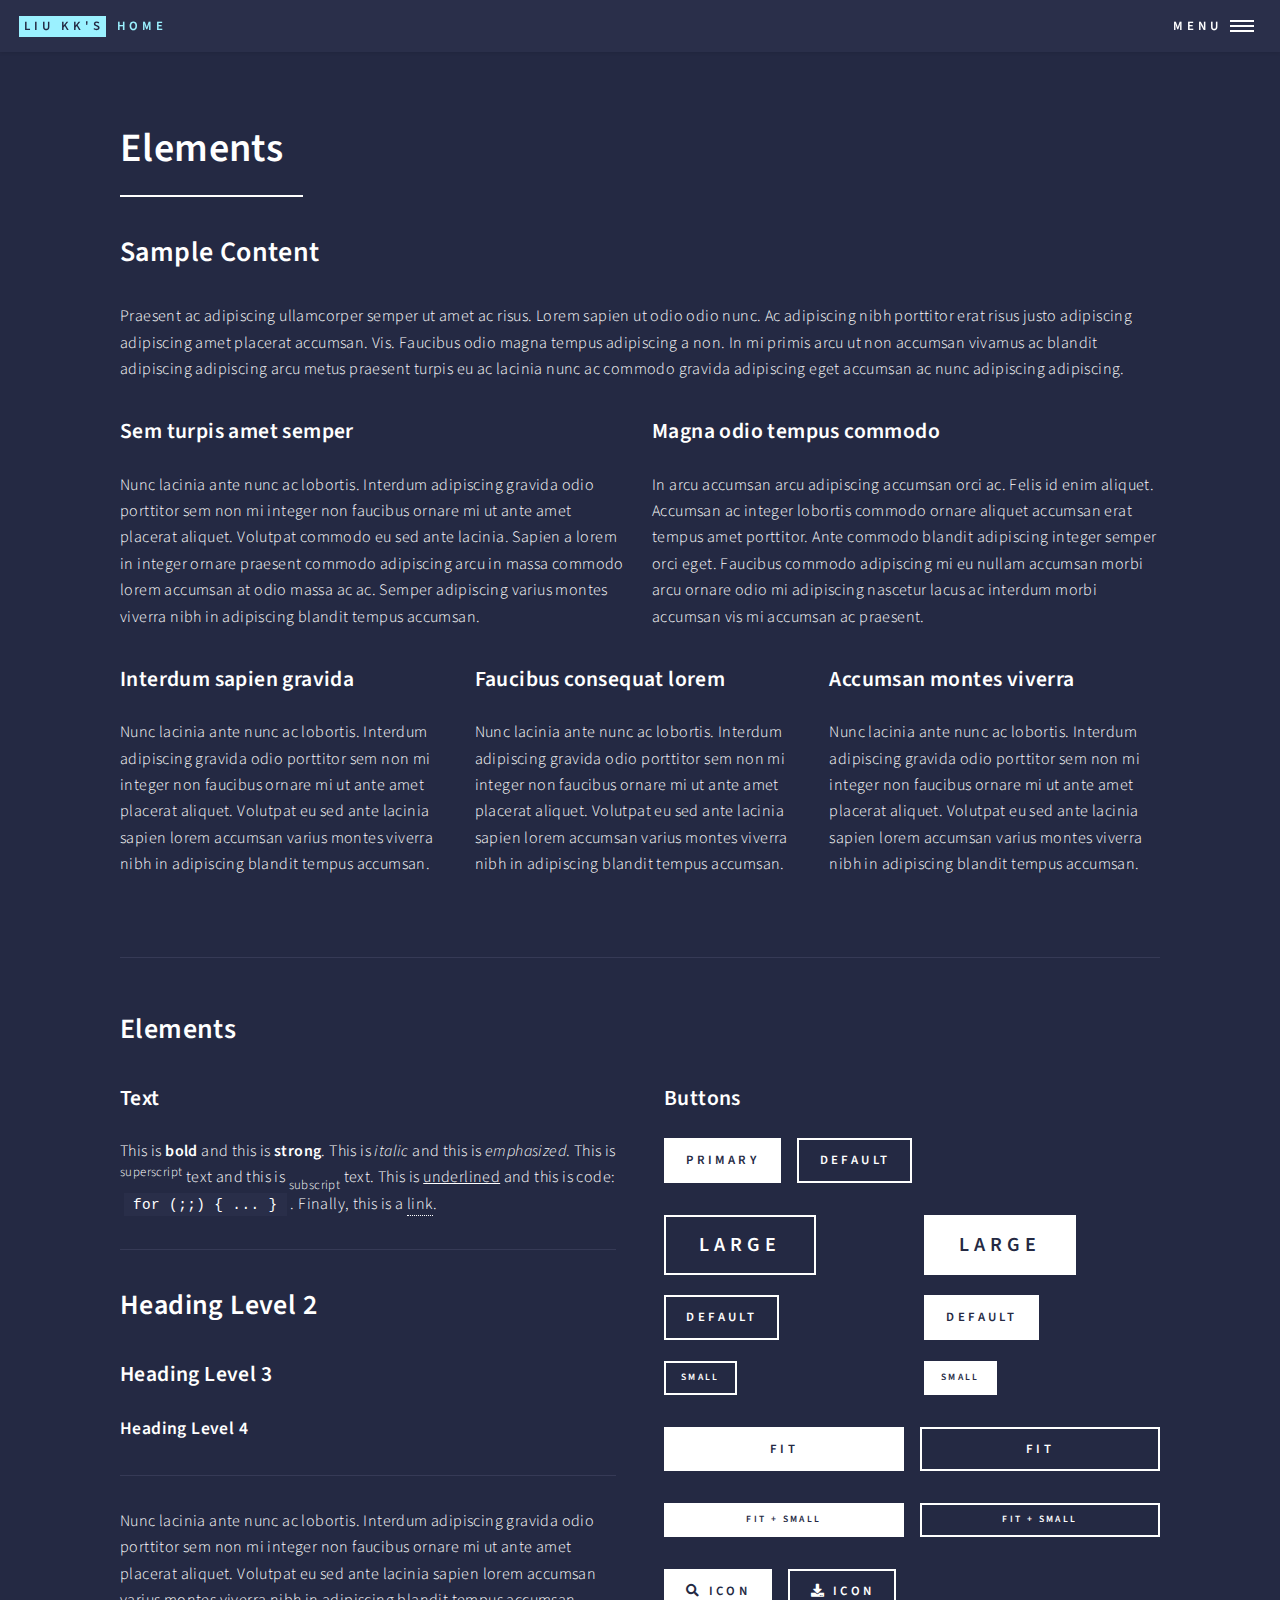
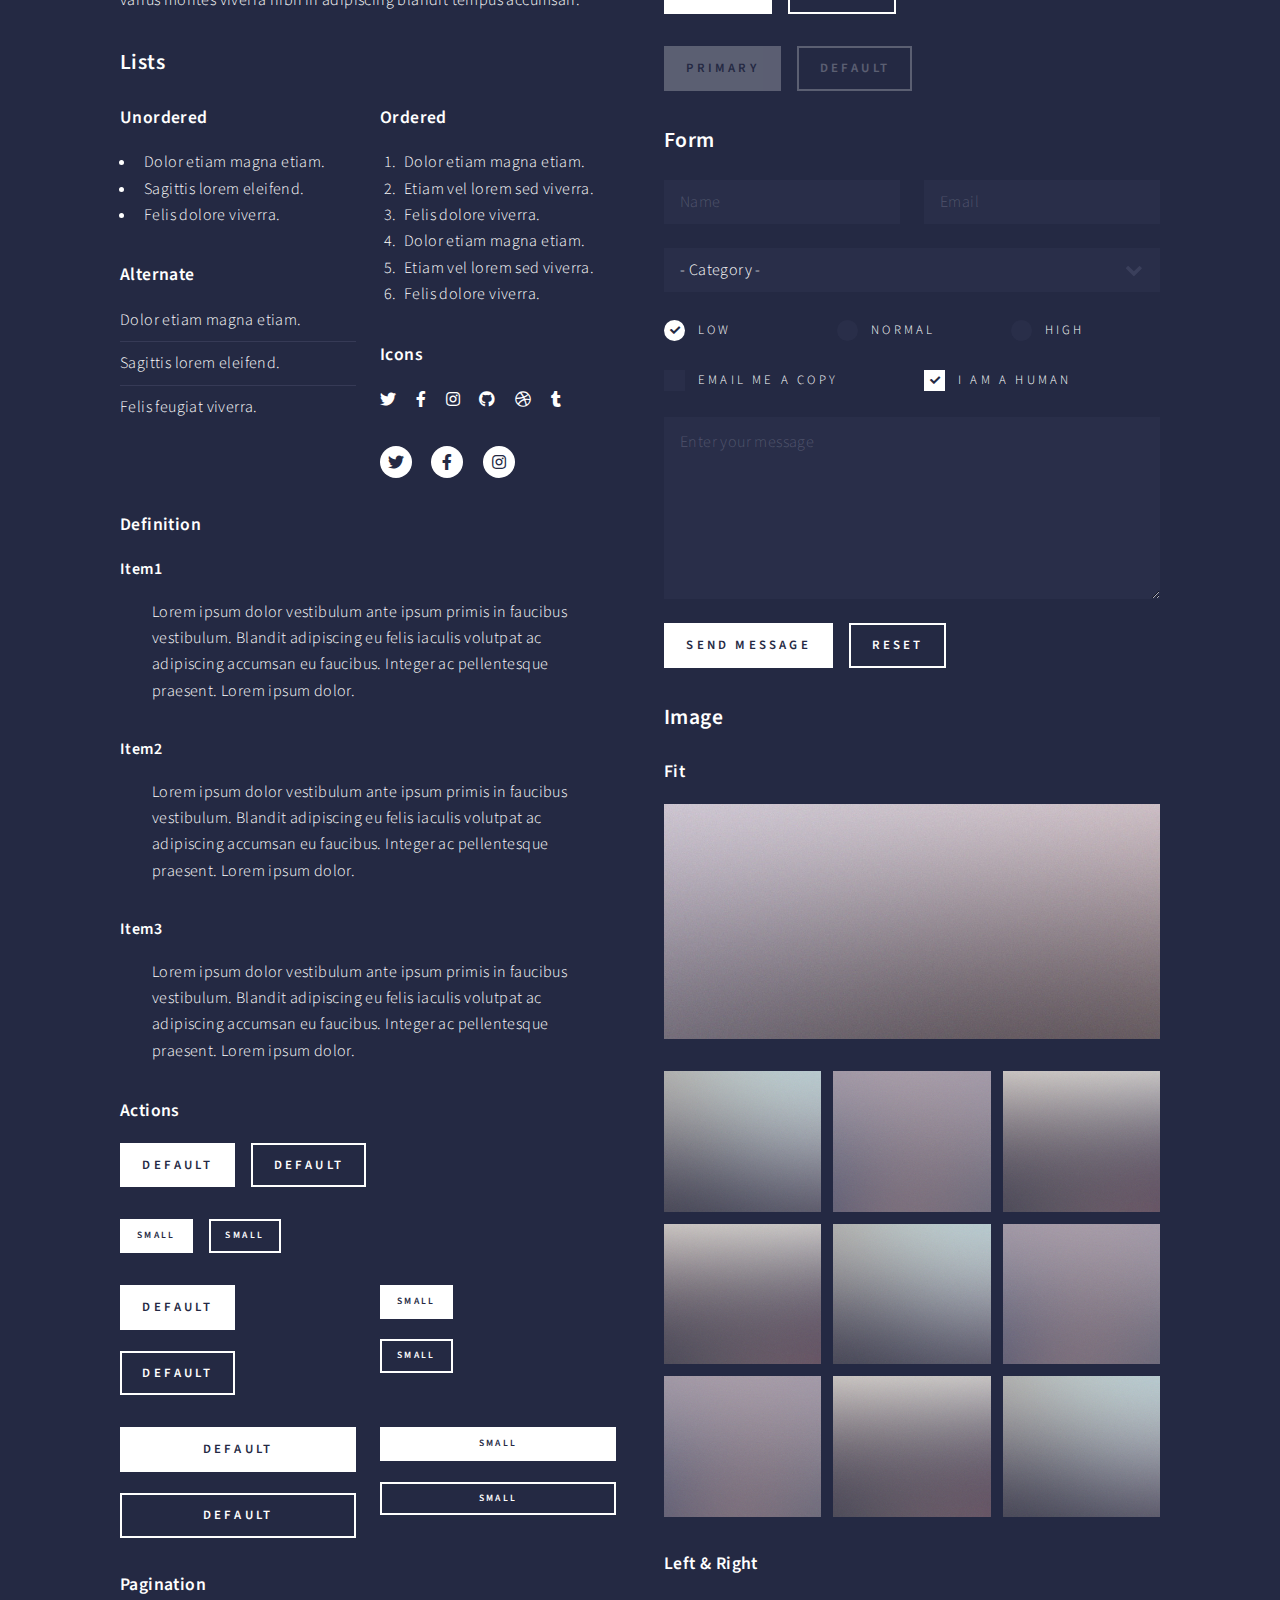
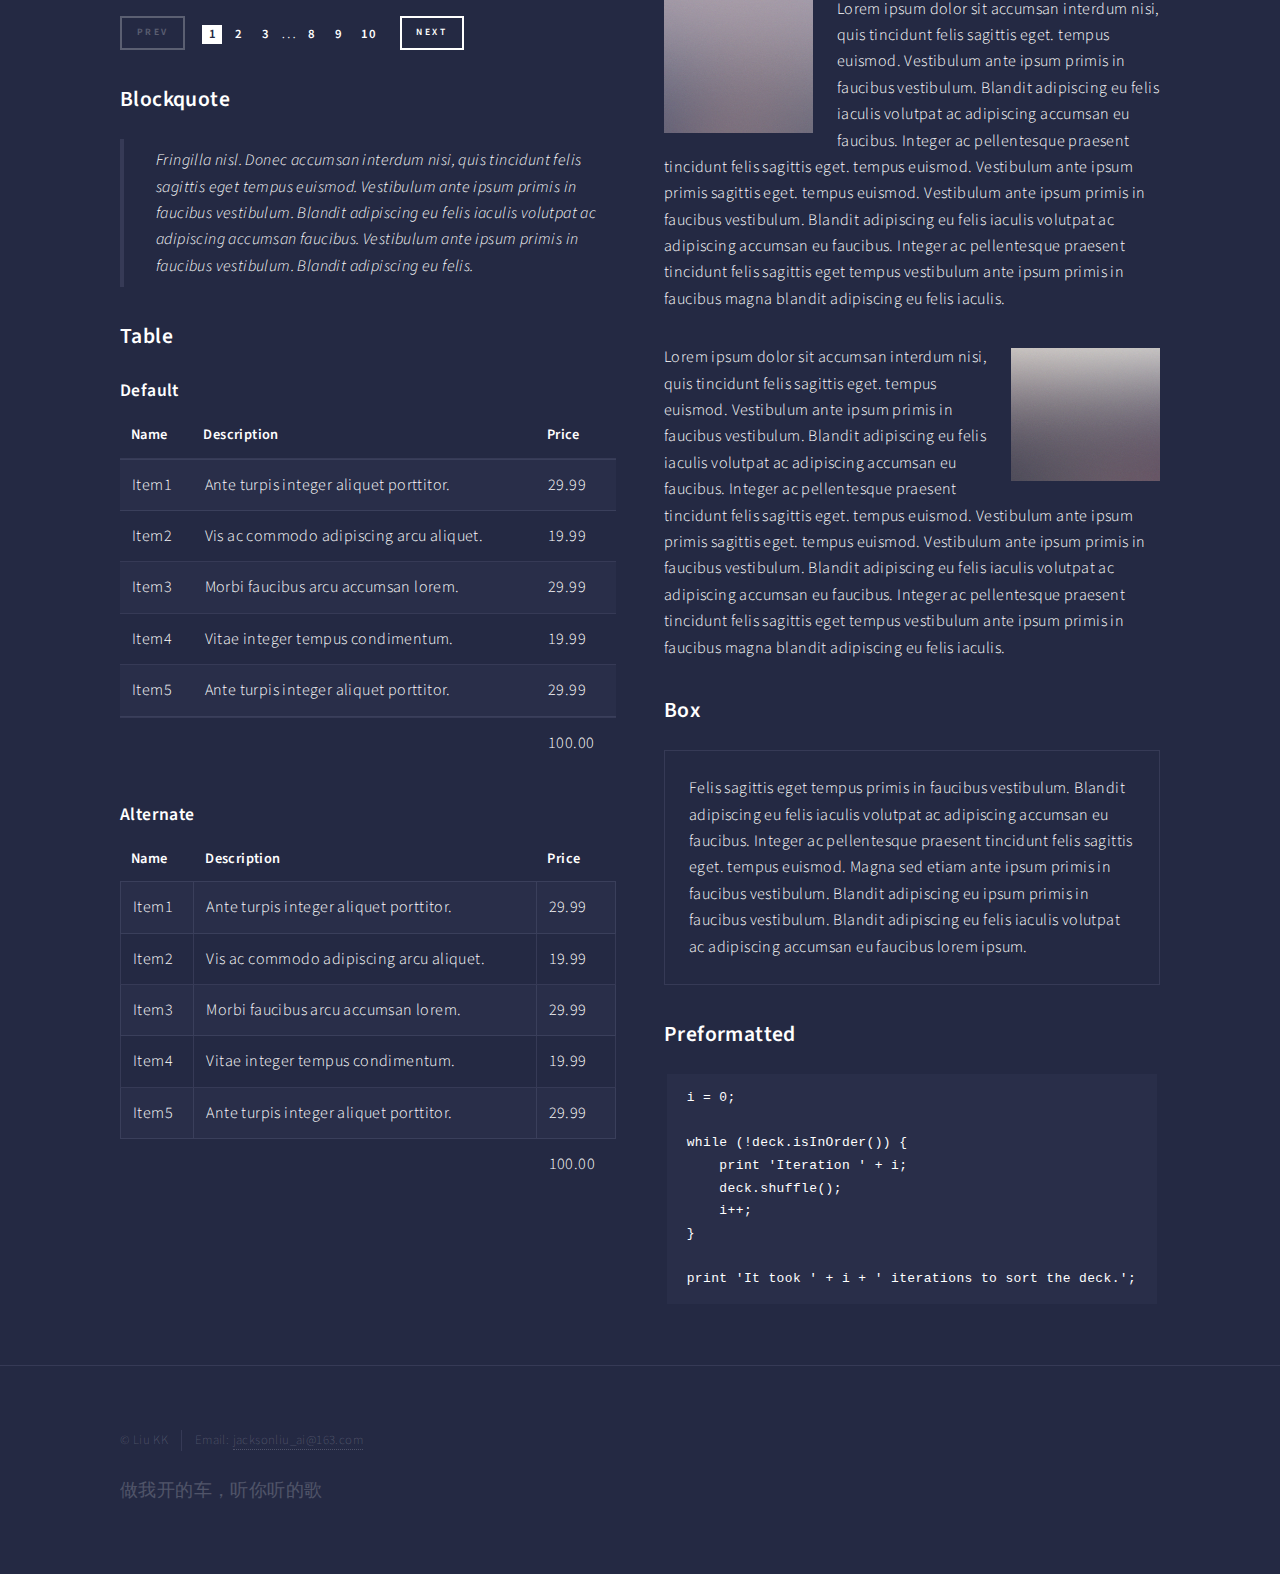
<file: mylife.html>
<!DOCTYPE HTML>
<!--
	Forty by HTML5 UP
	html5up.net | @ajlkn
	Free for personal and commercial use under the CCA 3.0 license (html5up.net/license)
-->
<html>
	<head>
		<title>Life - Liu KK</title>
		<link rel="shortcut icon" href="./images/logo.jpg">
		<meta charset="utf-8" />
		<meta name="viewport" content="width=device-width, initial-scale=1, user-scalable=no" />
		<link rel="stylesheet" href="assets/css/main.css" />
		<noscript><link rel="stylesheet" href="assets/css/noscript.css" /></noscript>
	</head>
	<body class="is-preload">

		<!-- Wrapper -->
			<div id="wrapper">

				<!-- Header -->
					<header id="header">
						<a href="index.html" class="logo"><strong>Liu KK's</strong> <span>Home</span></a>
						<nav>
							<a href="#menu">Menu</a>
						</nav>
					</header>

				<!-- Menu -->
					<nav id="menu">
						<ul class="links">
							<li><a href="index.html">Home</a></li>
							<li><a href="work.html">work</a></li>
							<li><a href="activity.html">activity</a></li>
							<li><a href="study.html">Elements</a></li>
						</ul>
						<ul class="actions stacked">
							<li><a href="#" class="button primary fit">Get Started</a></li>
							<li><a href="#" class="button fit">Log In</a></li>
						</ul>
					</nav>

				<!-- Main -->
					<div id="main" class="alt">

						<!-- One -->
							<section id="one">
								<div class="inner">
									<header class="major">
										<h1>Elements</h1>
									</header>

									<!-- Content -->
										<h2 id="content">Sample Content</h2>
										<p>Praesent ac adipiscing ullamcorper semper ut amet ac risus. Lorem sapien ut odio odio nunc. Ac adipiscing nibh porttitor erat risus justo adipiscing adipiscing amet placerat accumsan. Vis. Faucibus odio magna tempus adipiscing a non. In mi primis arcu ut non accumsan vivamus ac blandit adipiscing adipiscing arcu metus praesent turpis eu ac lacinia nunc ac commodo gravida adipiscing eget accumsan ac nunc adipiscing adipiscing.</p>
										<div class="row">
											<div class="col-6 col-12-small">
												<h3>Sem turpis amet semper</h3>
												<p>Nunc lacinia ante nunc ac lobortis. Interdum adipiscing gravida odio porttitor sem non mi integer non faucibus ornare mi ut ante amet placerat aliquet. Volutpat commodo eu sed ante lacinia. Sapien a lorem in integer ornare praesent commodo adipiscing arcu in massa commodo lorem accumsan at odio massa ac ac. Semper adipiscing varius montes viverra nibh in adipiscing blandit tempus accumsan.</p>
											</div>
											<div class="col-6 col-12-small">
												<h3>Magna odio tempus commodo</h3>
												<p>In arcu accumsan arcu adipiscing accumsan orci ac. Felis id enim aliquet. Accumsan ac integer lobortis commodo ornare aliquet accumsan erat tempus amet porttitor. Ante commodo blandit adipiscing integer semper orci eget. Faucibus commodo adipiscing mi eu nullam accumsan morbi arcu ornare odio mi adipiscing nascetur lacus ac interdum morbi accumsan vis mi accumsan ac praesent.</p>
											</div>
											<!-- Break -->
											<div class="col-4 col-12-medium">
												<h3>Interdum sapien gravida</h3>
												<p>Nunc lacinia ante nunc ac lobortis. Interdum adipiscing gravida odio porttitor sem non mi integer non faucibus ornare mi ut ante amet placerat aliquet. Volutpat eu sed ante lacinia sapien lorem accumsan varius montes viverra nibh in adipiscing blandit tempus accumsan.</p>
											</div>
											<div class="col-4 col-12-medium">
												<h3>Faucibus consequat lorem</h3>
												<p>Nunc lacinia ante nunc ac lobortis. Interdum adipiscing gravida odio porttitor sem non mi integer non faucibus ornare mi ut ante amet placerat aliquet. Volutpat eu sed ante lacinia sapien lorem accumsan varius montes viverra nibh in adipiscing blandit tempus accumsan.</p>
											</div>
											<div class="col-4 col-12-medium">
												<h3>Accumsan montes viverra</h3>
												<p>Nunc lacinia ante nunc ac lobortis. Interdum adipiscing gravida odio porttitor sem non mi integer non faucibus ornare mi ut ante amet placerat aliquet. Volutpat eu sed ante lacinia sapien lorem accumsan varius montes viverra nibh in adipiscing blandit tempus accumsan.</p>
											</div>
										</div>

									<hr class="major" />

									<!-- Elements -->
										<h2 id="elements">Elements</h2>
										<div class="row gtr-200">
											<div class="col-6 col-12-medium">

												<!-- Text stuff -->
													<h3>Text</h3>
													<p>This is <b>bold</b> and this is <strong>strong</strong>. This is <i>italic</i> and this is <em>emphasized</em>.
													This is <sup>superscript</sup> text and this is <sub>subscript</sub> text.
													This is <u>underlined</u> and this is code: <code>for (;;) { ... }</code>.
													Finally, this is a <a href="#">link</a>.</p>
													<hr />
													<h2>Heading Level 2</h2>
													<h3>Heading Level 3</h3>
													<h4>Heading Level 4</h4>
													<hr />
													<p>Nunc lacinia ante nunc ac lobortis. Interdum adipiscing gravida odio porttitor sem non mi integer non faucibus ornare mi ut ante amet placerat aliquet. Volutpat eu sed ante lacinia sapien lorem accumsan varius montes viverra nibh in adipiscing blandit tempus accumsan.</p>

												<!-- Lists -->
													<h3>Lists</h3>
													<div class="row">
														<div class="col-6 col-12-small">

															<h4>Unordered</h4>
															<ul>
																<li>Dolor etiam magna etiam.</li>
																<li>Sagittis lorem eleifend.</li>
																<li>Felis dolore viverra.</li>
															</ul>

															<h4>Alternate</h4>
															<ul class="alt">
																<li>Dolor etiam magna etiam.</li>
																<li>Sagittis lorem eleifend.</li>
																<li>Felis feugiat viverra.</li>
															</ul>

														</div>
														<div class="col-6 col-12-small">

															<h4>Ordered</h4>
															<ol>
																<li>Dolor etiam magna etiam.</li>
																<li>Etiam vel lorem sed viverra.</li>
																<li>Felis dolore viverra.</li>
																<li>Dolor etiam magna etiam.</li>
																<li>Etiam vel lorem sed viverra.</li>
																<li>Felis dolore viverra.</li>
															</ol>

															<h4>Icons</h4>
															<ul class="icons">
																<li><a href="#" class="icon brands fa-twitter"><span class="label">Twitter</span></a></li>
																<li><a href="#" class="icon brands fa-facebook-f"><span class="label">Facebook</span></a></li>
																<li><a href="#" class="icon brands fa-instagram"><span class="label">Instagram</span></a></li>
																<li><a href="#" class="icon brands fa-github"><span class="label">Github</span></a></li>
																<li><a href="#" class="icon brands fa-dribbble"><span class="label">Dribbble</span></a></li>
																<li><a href="#" class="icon brands fa-tumblr"><span class="label">Tumblr</span></a></li>
															</ul>
															<ul class="icons">
																<li><a href="#" class="icon brands alt fa-twitter"><span class="label">Twitter</span></a></li>
																<li><a href="#" class="icon brands alt fa-facebook-f"><span class="label">Facebook</span></a></li>
																<li><a href="#" class="icon brands alt fa-instagram"><span class="label">Instagram</span></a></li>
															</ul>

														</div>
													</div>
													<h4>Definition</h4>
													<dl>
														<dt>Item1</dt>
														<dd>
															<p>Lorem ipsum dolor vestibulum ante ipsum primis in faucibus vestibulum. Blandit adipiscing eu felis iaculis volutpat ac adipiscing accumsan eu faucibus. Integer ac pellentesque praesent. Lorem ipsum dolor.</p>
														</dd>
														<dt>Item2</dt>
														<dd>
															<p>Lorem ipsum dolor vestibulum ante ipsum primis in faucibus vestibulum. Blandit adipiscing eu felis iaculis volutpat ac adipiscing accumsan eu faucibus. Integer ac pellentesque praesent. Lorem ipsum dolor.</p>
														</dd>
														<dt>Item3</dt>
														<dd>
															<p>Lorem ipsum dolor vestibulum ante ipsum primis in faucibus vestibulum. Blandit adipiscing eu felis iaculis volutpat ac adipiscing accumsan eu faucibus. Integer ac pellentesque praesent. Lorem ipsum dolor.</p>
														</dd>
													</dl>

													<h4>Actions</h4>
													<ul class="actions">
														<li><a href="#" class="button primary">Default</a></li>
														<li><a href="#" class="button">Default</a></li>
													</ul>
													<ul class="actions small">
														<li><a href="#" class="button primary small">Small</a></li>
														<li><a href="#" class="button small">Small</a></li>
													</ul>
													<div class="row">
														<div class="col-6 col-12-small">
															<ul class="actions stacked">
																<li><a href="#" class="button primary">Default</a></li>
																<li><a href="#" class="button">Default</a></li>
															</ul>
														</div>
														<div class="col-6 col-12-small">
															<ul class="actions stacked">
																<li><a href="#" class="button primary small">Small</a></li>
																<li><a href="#" class="button small">Small</a></li>
															</ul>
														</div>
														<div class="col-6 col-12-small">
															<ul class="actions stacked">
																<li><a href="#" class="button primary fit">Default</a></li>
																<li><a href="#" class="button fit">Default</a></li>
															</ul>
														</div>
														<div class="col-6 col-12-small">
															<ul class="actions stacked">
																<li><a href="#" class="button primary small fit">Small</a></li>
																<li><a href="#" class="button small fit">Small</a></li>
															</ul>
														</div>
													</div>

													<h4>Pagination</h4>
													<ul class="pagination">
														<li><span class="button small disabled">Prev</span></li>
														<li><a href="#" class="page active">1</a></li>
														<li><a href="#" class="page">2</a></li>
														<li><a href="#" class="page">3</a></li>
														<li><span>&hellip;</span></li>
														<li><a href="#" class="page">8</a></li>
														<li><a href="#" class="page">9</a></li>
														<li><a href="#" class="page">10</a></li>
														<li><a href="#" class="button small">Next</a></li>
													</ul>

												<!-- Blockquote -->
													<h3>Blockquote</h3>
													<blockquote>Fringilla nisl. Donec accumsan interdum nisi, quis tincidunt felis sagittis eget tempus euismod. Vestibulum ante ipsum primis in faucibus vestibulum. Blandit adipiscing eu felis iaculis volutpat ac adipiscing accumsan faucibus. Vestibulum ante ipsum primis in faucibus vestibulum. Blandit adipiscing eu felis.</blockquote>

												<!-- Table -->
													<h3>Table</h3>

													<h4>Default</h4>
													<div class="table-wrapper">
														<table>
															<thead>
																<tr>
																	<th>Name</th>
																	<th>Description</th>
																	<th>Price</th>
																</tr>
															</thead>
															<tbody>
																<tr>
																	<td>Item1</td>
																	<td>Ante turpis integer aliquet porttitor.</td>
																	<td>29.99</td>
																</tr>
																<tr>
																	<td>Item2</td>
																	<td>Vis ac commodo adipiscing arcu aliquet.</td>
																	<td>19.99</td>
																</tr>
																<tr>
																	<td>Item3</td>
																	<td> Morbi faucibus arcu accumsan lorem.</td>
																	<td>29.99</td>
																</tr>
																<tr>
																	<td>Item4</td>
																	<td>Vitae integer tempus condimentum.</td>
																	<td>19.99</td>
																</tr>
																<tr>
																	<td>Item5</td>
																	<td>Ante turpis integer aliquet porttitor.</td>
																	<td>29.99</td>
																</tr>
															</tbody>
															<tfoot>
																<tr>
																	<td colspan="2"></td>
																	<td>100.00</td>
																</tr>
															</tfoot>
														</table>
													</div>

													<h4>Alternate</h4>
													<div class="table-wrapper">
														<table class="alt">
															<thead>
																<tr>
																	<th>Name</th>
																	<th>Description</th>
																	<th>Price</th>
																</tr>
															</thead>
															<tbody>
																<tr>
																	<td>Item1</td>
																	<td>Ante turpis integer aliquet porttitor.</td>
																	<td>29.99</td>
																</tr>
																<tr>
																	<td>Item2</td>
																	<td>Vis ac commodo adipiscing arcu aliquet.</td>
																	<td>19.99</td>
																</tr>
																<tr>
																	<td>Item3</td>
																	<td> Morbi faucibus arcu accumsan lorem.</td>
																	<td>29.99</td>
																</tr>
																<tr>
																	<td>Item4</td>
																	<td>Vitae integer tempus condimentum.</td>
																	<td>19.99</td>
																</tr>
																<tr>
																	<td>Item5</td>
																	<td>Ante turpis integer aliquet porttitor.</td>
																	<td>29.99</td>
																</tr>
															</tbody>
															<tfoot>
																<tr>
																	<td colspan="2"></td>
																	<td>100.00</td>
																</tr>
															</tfoot>
														</table>
													</div>

											</div>
											<div class="col-6 col-12-medium">

												<!-- Buttons -->
													<h3>Buttons</h3>
													<ul class="actions">
														<li><a href="#" class="button primary">Primary</a></li>
														<li><a href="#" class="button">Default</a></li>
													</ul>
													<div class="row">
														<div class="col-6 col-12-xsmall">
															<ul class="actions stacked">
																<li><a href="#" class="button large">Large</a></li>
																<li><a href="#" class="button">Default</a></li>
																<li><a href="#" class="button small">Small</a></li>
															</ul>
														</div>
														<div class="col-6 col-12-xsmall">
															<ul class="actions stacked">
																<li><a href="#" class="button primary large">Large</a></li>
																<li><a href="#" class="button primary">Default</a></li>
																<li><a href="#" class="button primary small">Small</a></li>
															</ul>
														</div>
													</div>
													<ul class="actions fit">
														<li><a href="#" class="button primary fit">Fit</a></li>
														<li><a href="#" class="button fit">Fit</a></li>
													</ul>
													<ul class="actions fit small">
														<li><a href="#" class="button primary fit small">Fit + Small</a></li>
														<li><a href="#" class="button fit small">Fit + Small</a></li>
													</ul>
													<ul class="actions">
														<li><a href="#" class="button primary icon solid fa-search">Icon</a></li>
														<li><a href="#" class="button icon solid fa-download">Icon</a></li>
													</ul>
													<ul class="actions">
														<li><span class="button primary disabled">Primary</span></li>
														<li><span class="button disabled">Default</span></li>
													</ul>

												<!-- Form -->
													<h3>Form</h3>

													<form method="post" action="#">
														<div class="row gtr-uniform">
															<div class="col-6 col-12-xsmall">
																<input type="text" name="demo-name" id="demo-name" value="" placeholder="Name" />
															</div>
															<div class="col-6 col-12-xsmall">
																<input type="email" name="demo-email" id="demo-email" value="" placeholder="Email" />
															</div>
															<!-- Break -->
															<div class="col-12">
																<select name="demo-category" id="demo-category">
																	<option value="">- Category -</option>
																	<option value="1">Manufacturing</option>
																	<option value="1">Shipping</option>
																	<option value="1">Administration</option>
																	<option value="1">Human Resources</option>
																</select>
															</div>
															<!-- Break -->
															<div class="col-4 col-12-small">
																<input type="radio" id="demo-priority-low" name="demo-priority" checked>
																<label for="demo-priority-low">Low</label>
															</div>
															<div class="col-4 col-12-small">
																<input type="radio" id="demo-priority-normal" name="demo-priority">
																<label for="demo-priority-normal">Normal</label>
															</div>
															<div class="col-4 col-12-small">
																<input type="radio" id="demo-priority-high" name="demo-priority">
																<label for="demo-priority-high">High</label>
															</div>
															<!-- Break -->
															<div class="col-6 col-12-small">
																<input type="checkbox" id="demo-copy" name="demo-copy">
																<label for="demo-copy">Email me a copy</label>
															</div>
															<div class="col-6 col-12-small">
																<input type="checkbox" id="demo-human" name="demo-human" checked>
																<label for="demo-human">I am a human</label>
															</div>
															<!-- Break -->
															<div class="col-12">
																<textarea name="demo-message" id="demo-message" placeholder="Enter your message" rows="6"></textarea>
															</div>
															<!-- Break -->
															<div class="col-12">
																<ul class="actions">
																	<li><input type="submit" value="Send Message" class="primary" /></li>
																	<li><input type="reset" value="Reset" /></li>
																</ul>
															</div>
														</div>
													</form>

												<!-- Image -->
													<h3>Image</h3>

													<h4>Fit</h4>
													<span class="image fit"><img src="images/pic03.jpg" alt="" /></span>
													<div class="box alt">
														<div class="row gtr-50 gtr-uniform">
															<div class="col-4"><span class="image fit"><img src="images/pic08.jpg" alt="" /></span></div>
															<div class="col-4"><span class="image fit"><img src="images/pic09.jpg" alt="" /></span></div>
															<div class="col-4"><span class="image fit"><img src="images/pic10.jpg" alt="" /></span></div>
															<!-- Break -->
															<div class="col-4"><span class="image fit"><img src="images/pic10.jpg" alt="" /></span></div>
															<div class="col-4"><span class="image fit"><img src="images/pic08.jpg" alt="" /></span></div>
															<div class="col-4"><span class="image fit"><img src="images/pic09.jpg" alt="" /></span></div>
															<!-- Break -->
															<div class="col-4"><span class="image fit"><img src="images/pic09.jpg" alt="" /></span></div>
															<div class="col-4"><span class="image fit"><img src="images/pic10.jpg" alt="" /></span></div>
															<div class="col-4"><span class="image fit"><img src="images/pic08.jpg" alt="" /></span></div>
														</div>
													</div>

													<h4>Left &amp; Right</h4>
													<p><span class="image left"><img src="images/pic09.jpg" alt="" /></span>Lorem ipsum dolor sit accumsan interdum nisi, quis tincidunt felis sagittis eget. tempus euismod. Vestibulum ante ipsum primis in faucibus vestibulum. Blandit adipiscing eu felis iaculis volutpat ac adipiscing accumsan eu faucibus. Integer ac pellentesque praesent tincidunt felis sagittis eget. tempus euismod. Vestibulum ante ipsum primis sagittis eget. tempus euismod. Vestibulum ante ipsum primis in faucibus vestibulum. Blandit adipiscing eu felis iaculis volutpat ac adipiscing accumsan eu faucibus. Integer ac pellentesque praesent tincidunt felis sagittis eget tempus vestibulum ante ipsum primis in faucibus magna blandit adipiscing eu felis iaculis.</p>
													<p><span class="image right"><img src="images/pic10.jpg" alt="" /></span>Lorem ipsum dolor sit accumsan interdum nisi, quis tincidunt felis sagittis eget. tempus euismod. Vestibulum ante ipsum primis in faucibus vestibulum. Blandit adipiscing eu felis iaculis volutpat ac adipiscing accumsan eu faucibus. Integer ac pellentesque praesent tincidunt felis sagittis eget. tempus euismod. Vestibulum ante ipsum primis sagittis eget. tempus euismod. Vestibulum ante ipsum primis in faucibus vestibulum. Blandit adipiscing eu felis iaculis volutpat ac adipiscing accumsan eu faucibus. Integer ac pellentesque praesent tincidunt felis sagittis eget tempus vestibulum ante ipsum primis in faucibus magna blandit adipiscing eu felis iaculis.</p>

												<!-- Box -->
													<h3>Box</h3>
													<div class="box">
														<p>Felis sagittis eget tempus primis in faucibus vestibulum. Blandit adipiscing eu felis iaculis volutpat ac adipiscing accumsan eu faucibus. Integer ac pellentesque praesent tincidunt felis sagittis eget. tempus euismod. Magna sed etiam ante ipsum primis in faucibus vestibulum. Blandit adipiscing eu ipsum primis in faucibus vestibulum. Blandit adipiscing eu felis iaculis volutpat ac adipiscing accumsan eu faucibus lorem ipsum.</p>
													</div>

												<!-- Preformatted Code -->
													<h3>Preformatted</h3>
													<pre><code>i = 0;

while (!deck.isInOrder()) {
    print 'Iteration ' + i;
    deck.shuffle();
    i++;
}

print 'It took ' + i + ' iterations to sort the deck.';
</code></pre>

											</div>
										</div>

								</div>
							</section>

					</div>


				<!-- Footer -->
					<footer id="footer">
						<div class="inner">
							<!-- <ul class="icons">
								<li><a href="#" class="icon brands alt fa-twitter"><span class="label">Twitter</span></a></li>
								<li><a href="#" class="icon brands alt fa-facebook-f"><span class="label">Facebook</span></a></li>
								<li><a href="#" class="icon brands alt fa-instagram"><span class="label">Instagram</span></a></li>
								<li><a href="#" class="icon brands alt fa-github"><span class="label">GitHub</span></a></li>
								<li><a href="#" class="icon brands alt fa-linkedin-in"><span class="label">LinkedIn</span></a></li>
							</ul> -->
							<ul class="copyright">
								<li>&copy; Liu KK</li><li>Email: <a href="mailto:jacksonliu_ai@163.com">jacksonliu_ai@163.com</a></li>
							</ul>
							<p style="font-size: 18px;opacity: 0.2;">做我开的车，听你听的歌</p>
						</div>
						
					</footer>

			</div>

		<!-- Scripts -->
			<script src="assets/js/jquery.min.js"></script>
			<script src="assets/js/jquery.scrolly.min.js"></script>
			<script src="assets/js/jquery.scrollex.min.js"></script>
			<script src="assets/js/browser.min.js"></script>
			<script src="assets/js/breakpoints.min.js"></script>
			<script src="assets/js/util.js"></script>
			<script src="assets/js/main.js"></script>

	</body>
</html>
</file>
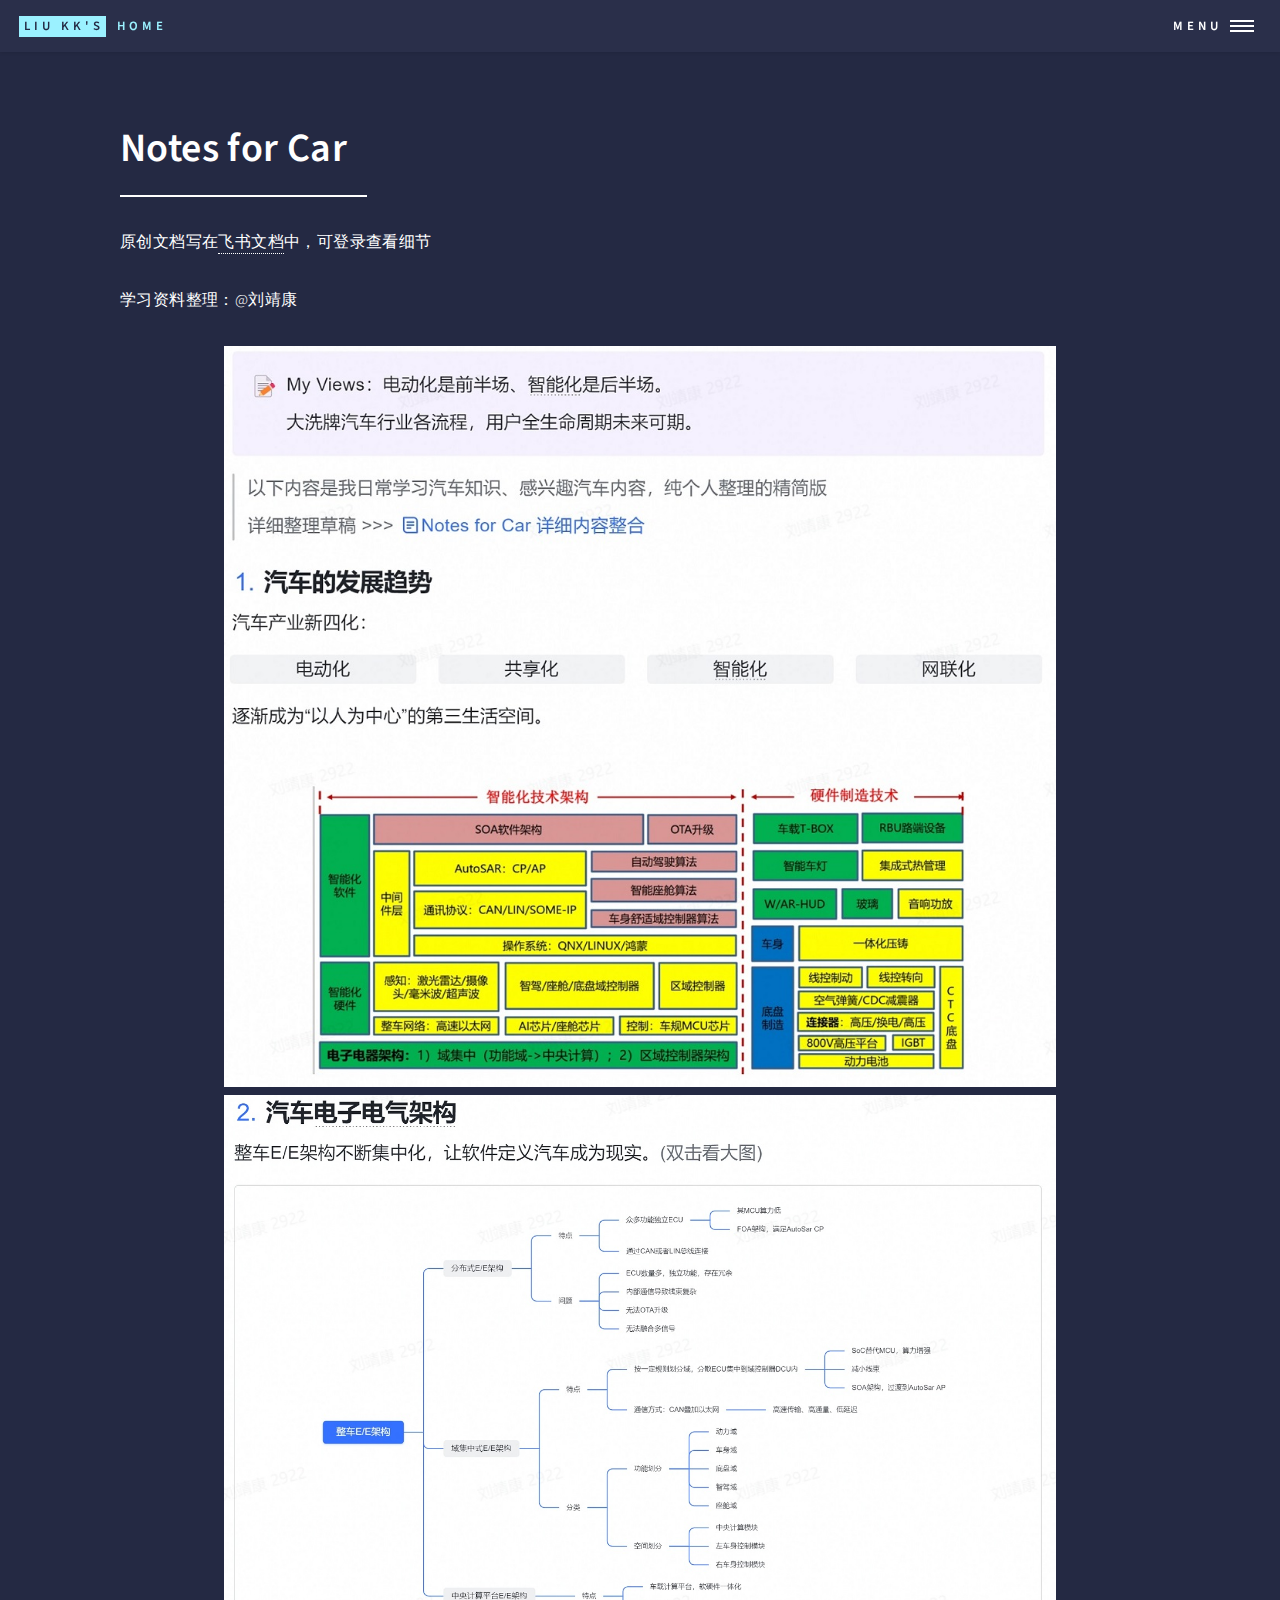
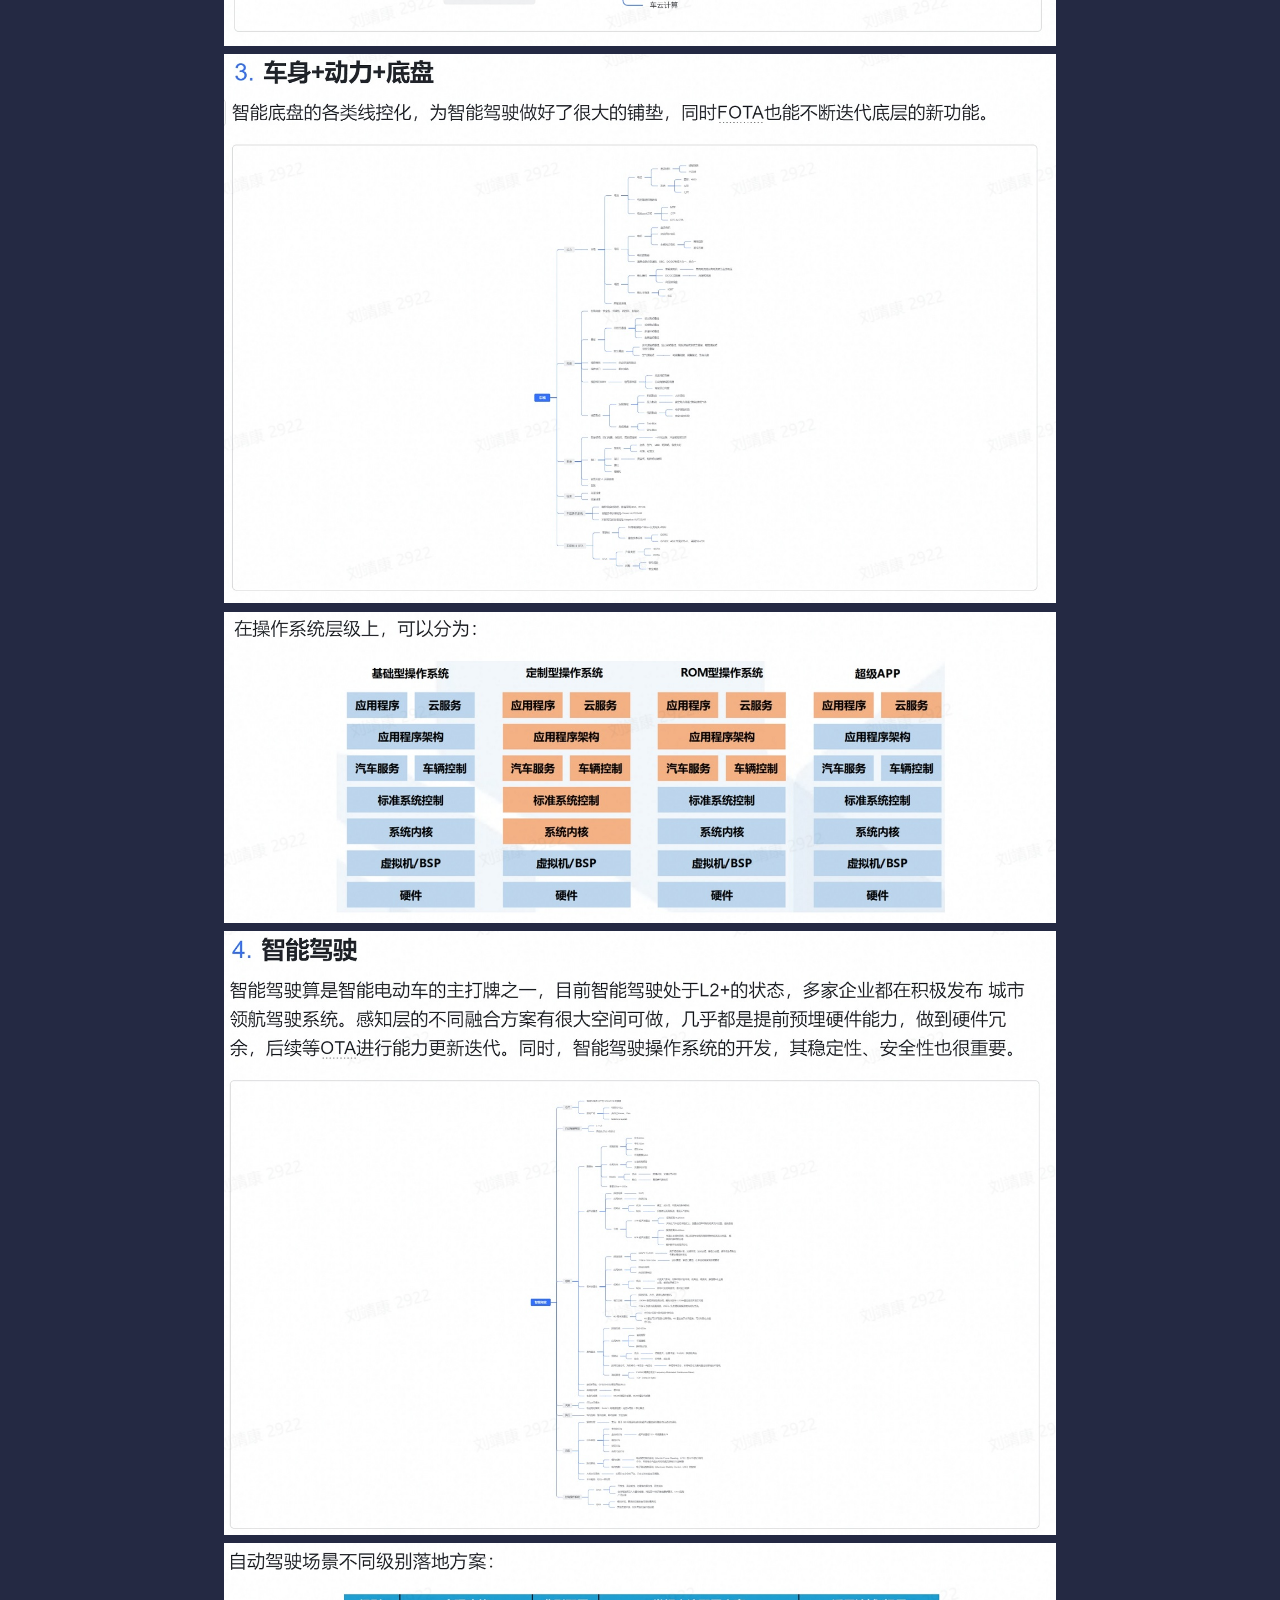
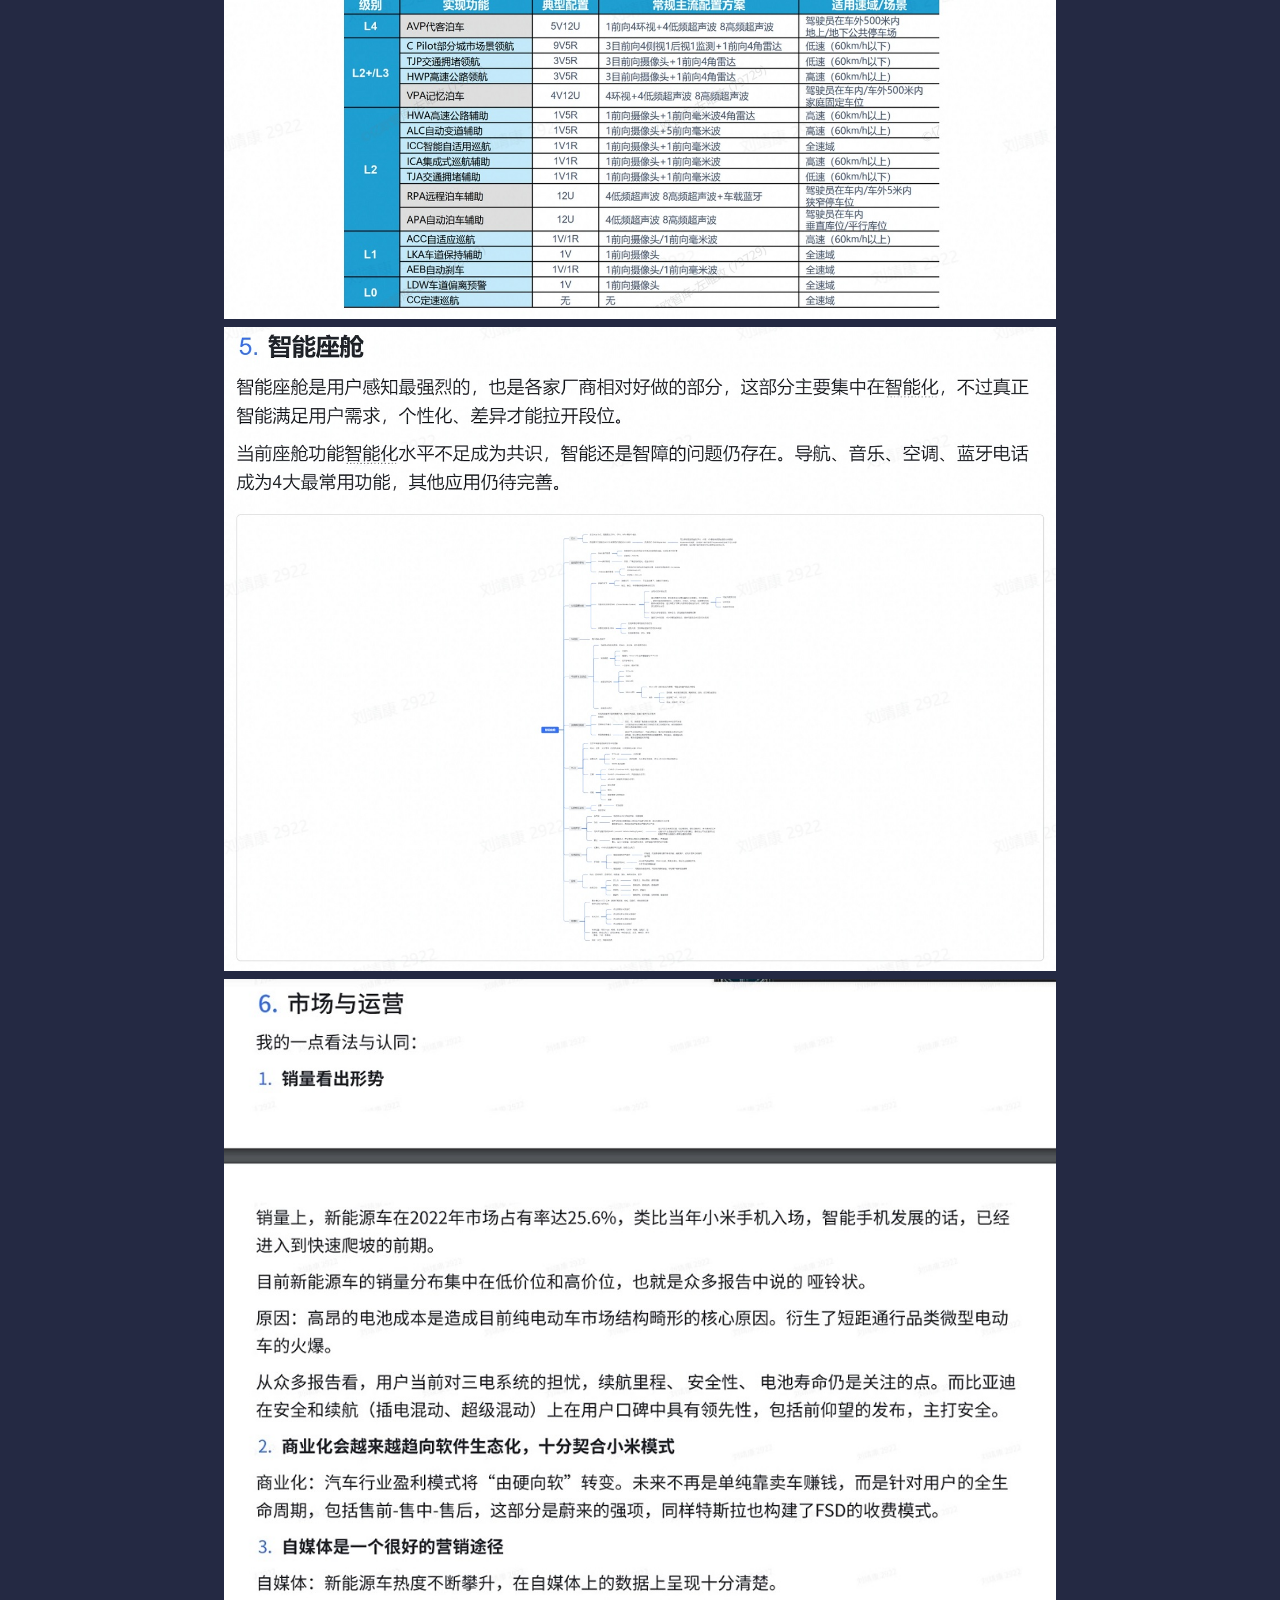
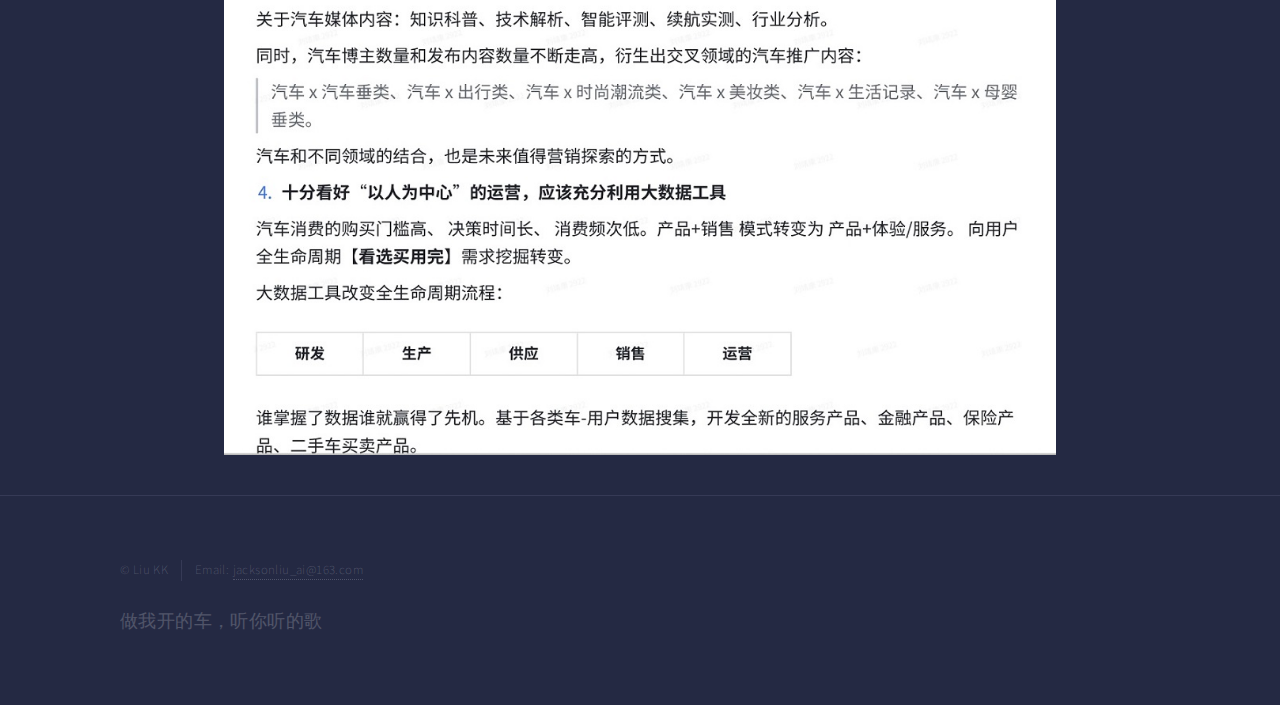
<file: study.html>
<!DOCTYPE HTML>

<html>
	<head>
		<title>Study - Liu KK</title>
		<link rel="shortcut icon" href="./images/logo.jpg">
		<meta charset="utf-8" />
		<meta name="viewport" content="width=device-width, initial-scale=1, user-scalable=no" />
		<link rel="stylesheet" href="assets/css/main.css" />
		<noscript><link rel="stylesheet" href="assets/css/noscript.css" /></noscript>
	</head>
	<body class="is-preload">

		<!-- Wrapper -->
			<div id="wrapper">

				<!-- Header -->
					<header id="header">
						<a href="index.html" class="logo"><strong>Liu KK's</strong> <span>Home</span></a>
						<nav>
							<a href="#menu">Menu</a>
						</nav>
					</header>

				<!-- Menu -->
				<nav id="menu">
					<ul class="links">
						<li><a href="index.html">我的主页</a></li>
						<li><a href="work.html">我的工作</a></li>
						<li><a href="activity.html">参加活动</a></li>
						<li><a href="study.html">学习记录</a></li>
						<li><a href="explore.html">未来探索</a></li>
						<!-- <li><a href="study.html">我的竞赛</a></li> -->
					</ul>
					<ul class="actions stacked">
						<li><a href="life.html" class="button primary fit">My Life</a></li>
						<!-- <li><a href="#" class="button fit">Log In</a></li> -->
					</ul>
				</nav>

				<!-- Main -->
					<div id="main" class="alt">

						<!-- One -->
							<section id="one">
								<div class="inner">
									<header class="major">
										<h1>Notes for Car</h1>
									</header>
                                    <p>原创文档写在<a href="https://xiaomi.f.mioffice.cn/docx/doxk4K9jxEvoVktWlPpkf0wa7le" target="_blank">飞书文档</a>中，可登录查看细节</p>
                                    <p>学习资料整理：@刘靖康</p>
                                    <img src="images/study/01.jpg" alt="" width="80%" style="margin: 0 10%;"/>
                                    <img src="images/study/02.jpg" alt="" width="80%" style="margin: 0 10%;"/>
                                    <img src="images/study/03.jpg" alt="" width="80%" style="margin: 0 10%;"/>
                                    <img src="images/study/04.jpg" alt="" width="80%" style="margin: 0 10%;"/>
                                    <img src="images/study/05.jpg" alt="" width="80%" style="margin: 0 10%;"/>
                                    <img src="images/study/06.jpg" alt="" width="80%" style="margin: 0 10%;"/>
                                    <img src="images/study/07.jpg" alt="" width="80%" style="margin: 0 10%;"/>
                                    <img src="images/study/08.jpg" alt="" width="80%" style="margin: 0 10%;"/>

									<!-- <span class="image main"><img src="images/study/01.jpg" alt="" /></span>

									<p>Donec eget ex magna. Interdum et malesuada fames ac ante ipsum primis in faucibus. Pellentesque venenatis dolor imperdiet dolor mattis sagittis. Praesent rutrum sem diam, vitae egestas enim auctor sit amet. Pellentesque leo mauris, consectetur id ipsum sit amet, fergiat. Pellentesque in mi eu massa lacinia malesuada et a elit. Donec urna ex, lacinia in purus ac, pretium pulvinar mauris. Curabitur sapien risus, commodo eget turpis at, elementum convallis elit. Pellentesque enim turpis, hendrerit.</p>
									<p>Lorem ipsum dolor sit amet, consectetur adipiscing elit. Duis dapibus rutrum facilisis. Class aptent taciti sociosqu ad litora torquent per conubia nostra, per inceptos himenaeos. Etiam tristique libero eu nibh porttitor fermentum. Nullam venenatis erat id vehicula viverra. Nunc ultrices eros ut ultricies condimentum. Mauris risus lacus, blandit sit amet venenatis non, bibendum vitae dolor. Nunc lorem mauris, fringilla in aliquam at, euismod in lectus. Pellentesque habitant morbi tristique senectus et netus et malesuada fames ac turpis egestas. In non lorem sit amet elit placerat maximus. Pellentesque aliquam maximus risus, vel sed vehicula.</p>
									<p>Interdum et malesuada fames ac ante ipsum primis in faucibus. Pellentesque venenatis dolor imperdiet dolor mattis sagittis. Praesent rutrum sem diam, vitae egestas enim auctor sit amet. Pellentesque leo mauris, consectetur id ipsum sit amet, fersapien risus, commodo eget turpis at, elementum convallis elit. Pellentesque enim turpis, hendrerit tristique lorem ipsum dolor.</p> -->
								</div>
                                
							</section>

                        

					</div>

				
				<!-- Footer -->
				<footer id="footer">
					<div class="inner">
						<!-- <ul class="icons">
							<li><a href="#" class="icon brands alt fa-twitter"><span class="label">Twitter</span></a></li>
							<li><a href="#" class="icon brands alt fa-facebook-f"><span class="label">Facebook</span></a></li>
							<li><a href="#" class="icon brands alt fa-instagram"><span class="label">Instagram</span></a></li>
							<li><a href="#" class="icon brands alt fa-github"><span class="label">GitHub</span></a></li>
							<li><a href="#" class="icon brands alt fa-linkedin-in"><span class="label">LinkedIn</span></a></li>
						</ul> -->
						<ul class="copyright">
							<li>&copy; Liu KK</li><li>Email: <a href="mailto:jacksonliu_ai@163.com">jacksonliu_ai@163.com</a></li>
						</ul>
						<p style="font-size: 18px;opacity: 0.2;">做我开的车，听你听的歌</p>
					</div>
					
				</footer>

			</div>

		<!-- Scripts -->
			<script src="assets/js/jquery.min.js"></script>
			<script src="assets/js/jquery.scrolly.min.js"></script>
			<script src="assets/js/jquery.scrollex.min.js"></script>
			<script src="assets/js/browser.min.js"></script>
			<script src="assets/js/breakpoints.min.js"></script>
			<script src="assets/js/util.js"></script>
			<script src="assets/js/main.js"></script>

	</body>
</html>
</file>
<file: assets/css/noscript.css>
/*
	Forty by HTML5 UP
	html5up.net | @ajlkn
	Free for personal and commercial use under the CCA 3.0 license (html5up.net/license)
*/

/* Banner */

	body.is-preload #banner:after {
		opacity: 0.85;
	}

	body.is-preload #banner > .inner {
		-moz-filter: none;
		-webkit-filter: none;
		-ms-filter: none;
		filter: none;
		-moz-transform: none;
		-webkit-transform: none;
		-ms-transform: none;
		transform: none;
		opacity: 1;
	}
</file>
<file: assets/css/life/noscript.css>
/*
	Lens by HTML5 UP
	html5up.net | @ajlkn
	Free for personal and commercial use under the CCA 3.0 license (html5up.net/license)
*/

/* Main */

#main {
    opacity: 1 !important;
    right: 0 !important;
}

body:before {
    content: 'Javascript is disabled :(';
    display: block;
    position: absolute;
    top: 50%;
    width: calc(100% - 22.5em * 0.333333333);
    height: 4em;
    margin-top: -2em;
    color: #282828;
    cursor: default;
    font-size: 3em;
    line-height: 4em;
    text-align: center;
    white-space: nowrap;
    left: 0;
}
</file>
<file: assets/css/main.css>
@import url(fontawesome-all.min.css);
@import url("https://fonts.googleapis.com/css?family=Source+Sans+Pro:300,300italic,600,600italic");

/*
	Forty by HTML5 UP
	html5up.net | @ajlkn
	Free for personal and commercial use under the CCA 3.0 license (html5up.net/license)
*/

html, body, div, span, applet, object,
iframe, h1, h2, h3, h4, h5, h6, p, blockquote,
pre, a, abbr, acronym, address, big, cite,
code, del, dfn, em, img, ins, kbd, q, s, samp,
small, strike, strong, sub, sup, tt, var, b,
u, i, center, dl, dt, dd, ol, ul, li, fieldset,
form, label, legend, table, caption, tbody,
tfoot, thead, tr, th, td, article, aside,
canvas, details, embed, figure, figcaption,
footer, header, hgroup, menu, nav, output, ruby,
section, summary, time, mark, audio, video {
	margin: 0;
	padding: 0;
	border: 0;
	font-size: 100%;
	font: inherit;
	vertical-align: baseline;}

article, aside, details, figcaption, figure,
footer, header, hgroup, menu, nav, section {
	display: block;}

body {
	line-height: 1;
}

ol, ul {
	list-style: none;
}

blockquote, q {
	quotes: none;
}

	blockquote:before, blockquote:after, q:before, q:after {
		content: '';
		content: none;
	}

table {
	border-collapse: collapse;
	border-spacing: 0;
}

body {
	-webkit-text-size-adjust: none;
}

mark {
	background-color: transparent;
	color: inherit;
}

input::-moz-focus-inner {
	border: 0;
	padding: 0;
}

input, select, textarea {
	-moz-appearance: none;
	-webkit-appearance: none;
	-ms-appearance: none;
	appearance: none;
}

/* Basic */

	@-ms-viewport {
		width: device-width;
	}

	body {
		-ms-overflow-style: scrollbar;
	}

	@media screen and (max-width: 480px) {

		html, body {
			min-width: 320px;
		}

	}

	html {
		box-sizing: border-box;
	}

	*, *:before, *:after {
		box-sizing: inherit;
	}

	body {
		background: #242943;
	}

		body.is-preload *, body.is-preload *:before, body.is-preload *:after {
			-moz-animation: none !important;
			-webkit-animation: none !important;
			-ms-animation: none !important;
			animation: none !important;
			-moz-transition: none !important;
			-webkit-transition: none !important;
			-ms-transition: none !important;
			transition: none !important;
		}

/* Type */

	body, input, select, textarea {
		color: #ffffff;
		font-family: "Source Sans Pro", Helvetica, sans-serif;
		font-size: 17pt;
		font-weight: 300;
		letter-spacing: 0.025em;
		line-height: 1.65;
	}

		@media screen and (max-width: 1680px) {

			body, input, select, textarea {
				font-size: 14pt;
			}

		}

		@media screen and (max-width: 1280px) {

			body, input, select, textarea {
				font-size: 12pt;
			}

		}

		@media screen and (max-width: 360px) {

			body, input, select, textarea {
				font-size: 11pt;
			}

		}

	a {
		-moz-transition: color 0.2s ease-in-out, border-bottom-color 0.2s ease-in-out;
		-webkit-transition: color 0.2s ease-in-out, border-bottom-color 0.2s ease-in-out;
		-ms-transition: color 0.2s ease-in-out, border-bottom-color 0.2s ease-in-out;
		transition: color 0.2s ease-in-out, border-bottom-color 0.2s ease-in-out;
		border-bottom: dotted 1px;
		color: inherit;
		text-decoration: none;
	}

		a:hover {
			border-bottom-color: transparent;
			color: #9bf1ff !important;
		}

		a:active {
			color: #53e3fb !important;
		}

	strong, b {
		color: #ffffff;
		font-weight: 600;
	}

	em, i {
		font-style: italic;
	}

	p {
		margin: 0 0 2em 0;
	}

	h1, h2, h3, h4, h5, h6 {
		color: #ffffff;
		font-weight: 600;
		line-height: 1.65;
		margin: 0 0 1em 0;
	}

		h1 a, h2 a, h3 a, h4 a, h5 a, h6 a {
			color: inherit;
			border-bottom: 0;
		}

	h1 {
		font-size: 2.5em;
	}

	h2 {
		font-size: 1.75em;
	}

	h3 {
		font-size: 1.35em;
	}

	h4 {
		font-size: 1.1em;
	}

	h5 {
		font-size: 0.9em;
	}

	h6 {
		font-size: 0.7em;
	}

	@media screen and (max-width: 736px) {

		h1 {
			font-size: 2em;
		}

		h2 {
			font-size: 1.5em;
		}

		h3 {
			font-size: 1.25em;
		}

	}

	sub {
		font-size: 0.8em;
		position: relative;
		top: 0.5em;
	}

	sup {
		font-size: 0.8em;
		position: relative;
		top: -0.5em;
	}

	blockquote {
		border-left: solid 4px rgba(212, 212, 255, 0.1);
		font-style: italic;
		margin: 0 0 2em 0;
		padding: 0.5em 0 0.5em 2em;
	}

	code {
		background: rgba(212, 212, 255, 0.035);
		font-family: "Courier New", monospace;
		font-size: 0.9em;
		margin: 0 0.25em;
		padding: 0.25em 0.65em;
	}

	pre {
		-webkit-overflow-scrolling: touch;
		font-family: "Courier New", monospace;
		font-size: 0.9em;
		margin: 0 0 2em 0;
	}

		pre code {
			display: block;
			line-height: 1.75;
			padding: 1em 1.5em;
			overflow-x: auto;
		}

	hr {
		border: 0;
		border-bottom: solid 1px rgba(212, 212, 255, 0.1);
		margin: 2em 0;
	}

		hr.major {
			margin: 3em 0;
		}

	.align-left {
		text-align: left;
	}

	.align-center {
		text-align: center;
	}

	.align-right {
		text-align: right;
	}

/* Row */

	.row {
		display: flex;
		flex-wrap: wrap;
		box-sizing: border-box;
		align-items: stretch;
	}

		.row > * {
			box-sizing: border-box;
		}

		.row.gtr-uniform > * > :last-child {
			margin-bottom: 0;
		}

		.row.aln-left {
			justify-content: flex-start;
		}

		.row.aln-center {
			justify-content: center;
		}

		.row.aln-right {
			justify-content: flex-end;
		}

		.row.aln-top {
			align-items: flex-start;
		}

		.row.aln-middle {
			align-items: center;
		}

		.row.aln-bottom {
			align-items: flex-end;
		}

		.row > .imp {
			order: -1;
		}

		.row > .col-1 {
			width: 8.33333%;
		}

		.row > .off-1 {
			margin-left: 8.33333%;
		}

		.row > .col-2 {
			width: 16.66667%;
		}

		.row > .off-2 {
			margin-left: 16.66667%;
		}

		.row > .col-3 {
			width: 25%;
		}

		.row > .off-3 {
			margin-left: 25%;
		}

		.row > .col-4 {
			width: 33.33333%;
		}

		.row > .off-4 {
			margin-left: 33.33333%;
		}

		.row > .col-5 {
			width: 41.66667%;
		}

		.row > .off-5 {
			margin-left: 41.66667%;
		}

		.row > .col-6 {
			width: 50%;
		}

		.row > .off-6 {
			margin-left: 50%;
		}

		.row > .col-7 {
			width: 58.33333%;
		}

		.row > .off-7 {
			margin-left: 58.33333%;
		}

		.row > .col-8 {
			width: 66.66667%;
		}

		.row > .off-8 {
			margin-left: 66.66667%;
		}

		.row > .col-9 {
			width: 75%;
		}

		.row > .off-9 {
			margin-left: 75%;
		}

		.row > .col-10 {
			width: 83.33333%;
		}

		.row > .off-10 {
			margin-left: 83.33333%;
		}

		.row > .col-11 {
			width: 91.66667%;
		}

		.row > .off-11 {
			margin-left: 91.66667%;
		}

		.row > .col-12 {
			width: 100%;
		}

		.row > .off-12 {
			margin-left: 100%;
		}

		.row.gtr-0 {
			margin-top: 0;
			margin-left: 0em;
		}

			.row.gtr-0 > * {
				padding: 0 0 0 0em;
			}

			.row.gtr-0.gtr-uniform {
				margin-top: 0em;
			}

				.row.gtr-0.gtr-uniform > * {
					padding-top: 0em;
				}

		.row.gtr-25 {
			margin-top: 0;
			margin-left: -0.5em;
		}

			.row.gtr-25 > * {
				padding: 0 0 0 0.5em;
			}

			.row.gtr-25.gtr-uniform {
				margin-top: -0.5em;
			}

				.row.gtr-25.gtr-uniform > * {
					padding-top: 0.5em;
				}

		.row.gtr-50 {
			margin-top: 0;
			margin-left: -1em;
		}

			.row.gtr-50 > * {
				padding: 0 0 0 1em;
			}

			.row.gtr-50.gtr-uniform {
				margin-top: -1em;
			}

				.row.gtr-50.gtr-uniform > * {
					padding-top: 1em;
				}

		.row {
			margin-top: 0;
			margin-left: -2em;
		}

			.row > * {
				padding: 0 0 0 2em;
			}

			.row.gtr-uniform {
				margin-top: -2em;
			}

				.row.gtr-uniform > * {
					padding-top: 2em;
				}

		.row.gtr-150 {
			margin-top: 0;
			margin-left: -3em;
		}

			.row.gtr-150 > * {
				padding: 0 0 0 3em;
			}

			.row.gtr-150.gtr-uniform {
				margin-top: -3em;
			}

				.row.gtr-150.gtr-uniform > * {
					padding-top: 3em;
				}

		.row.gtr-200 {
			margin-top: 0;
			margin-left: -4em;
		}

			.row.gtr-200 > * {
				padding: 0 0 0 4em;
			}

			.row.gtr-200.gtr-uniform {
				margin-top: -4em;
			}

				.row.gtr-200.gtr-uniform > * {
					padding-top: 4em;
				}

		@media screen and (max-width: 1680px) {

			.row {
				display: flex;
				flex-wrap: wrap;
				box-sizing: border-box;
				align-items: stretch;
			}

				.row > * {
					box-sizing: border-box;
				}

				.row.gtr-uniform > * > :last-child {
					margin-bottom: 0;
				}

				.row.aln-left {
					justify-content: flex-start;
				}

				.row.aln-center {
					justify-content: center;
				}

				.row.aln-right {
					justify-content: flex-end;
				}

				.row.aln-top {
					align-items: flex-start;
				}

				.row.aln-middle {
					align-items: center;
				}

				.row.aln-bottom {
					align-items: flex-end;
				}

				.row > .imp-xlarge {
					order: -1;
				}

				.row > .col-1-xlarge {
					width: 8.33333%;
				}

				.row > .off-1-xlarge {
					margin-left: 8.33333%;
				}

				.row > .col-2-xlarge {
					width: 16.66667%;
				}

				.row > .off-2-xlarge {
					margin-left: 16.66667%;
				}

				.row > .col-3-xlarge {
					width: 25%;
				}

				.row > .off-3-xlarge {
					margin-left: 25%;
				}

				.row > .col-4-xlarge {
					width: 33.33333%;
				}

				.row > .off-4-xlarge {
					margin-left: 33.33333%;
				}

				.row > .col-5-xlarge {
					width: 41.66667%;
				}

				.row > .off-5-xlarge {
					margin-left: 41.66667%;
				}

				.row > .col-6-xlarge {
					width: 50%;
				}

				.row > .off-6-xlarge {
					margin-left: 50%;
				}

				.row > .col-7-xlarge {
					width: 58.33333%;
				}

				.row > .off-7-xlarge {
					margin-left: 58.33333%;
				}

				.row > .col-8-xlarge {
					width: 66.66667%;
				}

				.row > .off-8-xlarge {
					margin-left: 66.66667%;
				}

				.row > .col-9-xlarge {
					width: 75%;
				}

				.row > .off-9-xlarge {
					margin-left: 75%;
				}

				.row > .col-10-xlarge {
					width: 83.33333%;
				}

				.row > .off-10-xlarge {
					margin-left: 83.33333%;
				}

				.row > .col-11-xlarge {
					width: 91.66667%;
				}

				.row > .off-11-xlarge {
					margin-left: 91.66667%;
				}

				.row > .col-12-xlarge {
					width: 100%;
				}

				.row > .off-12-xlarge {
					margin-left: 100%;
				}

				.row.gtr-0 {
					margin-top: 0;
					margin-left: 0em;
				}

					.row.gtr-0 > * {
						padding: 0 0 0 0em;
					}

					.row.gtr-0.gtr-uniform {
						margin-top: 0em;
					}

						.row.gtr-0.gtr-uniform > * {
							padding-top: 0em;
						}

				.row.gtr-25 {
					margin-top: 0;
					margin-left: -0.5em;
				}

					.row.gtr-25 > * {
						padding: 0 0 0 0.5em;
					}

					.row.gtr-25.gtr-uniform {
						margin-top: -0.5em;
					}

						.row.gtr-25.gtr-uniform > * {
							padding-top: 0.5em;
						}

				.row.gtr-50 {
					margin-top: 0;
					margin-left: -1em;
				}

					.row.gtr-50 > * {
						padding: 0 0 0 1em;
					}

					.row.gtr-50.gtr-uniform {
						margin-top: -1em;
					}

						.row.gtr-50.gtr-uniform > * {
							padding-top: 1em;
						}

				.row {
					margin-top: 0;
					margin-left: -2em;
				}

					.row > * {
						padding: 0 0 0 2em;
					}

					.row.gtr-uniform {
						margin-top: -2em;
					}

						.row.gtr-uniform > * {
							padding-top: 2em;
						}

				.row.gtr-150 {
					margin-top: 0;
					margin-left: -3em;
				}

					.row.gtr-150 > * {
						padding: 0 0 0 3em;
					}

					.row.gtr-150.gtr-uniform {
						margin-top: -3em;
					}

						.row.gtr-150.gtr-uniform > * {
							padding-top: 3em;
						}

				.row.gtr-200 {
					margin-top: 0;
					margin-left: -4em;
				}

					.row.gtr-200 > * {
						padding: 0 0 0 4em;
					}

					.row.gtr-200.gtr-uniform {
						margin-top: -4em;
					}

						.row.gtr-200.gtr-uniform > * {
							padding-top: 4em;
						}

		}

		@media screen and (max-width: 1280px) {

			.row {
				display: flex;
				flex-wrap: wrap;
				box-sizing: border-box;
				align-items: stretch;
			}

				.row > * {
					box-sizing: border-box;
				}

				.row.gtr-uniform > * > :last-child {
					margin-bottom: 0;
				}

				.row.aln-left {
					justify-content: flex-start;
				}

				.row.aln-center {
					justify-content: center;
				}

				.row.aln-right {
					justify-content: flex-end;
				}

				.row.aln-top {
					align-items: flex-start;
				}

				.row.aln-middle {
					align-items: center;
				}

				.row.aln-bottom {
					align-items: flex-end;
				}

				.row > .imp-large {
					order: -1;
				}

				.row > .col-1-large {
					width: 8.33333%;
				}

				.row > .off-1-large {
					margin-left: 8.33333%;
				}

				.row > .col-2-large {
					width: 16.66667%;
				}

				.row > .off-2-large {
					margin-left: 16.66667%;
				}

				.row > .col-3-large {
					width: 25%;
				}

				.row > .off-3-large {
					margin-left: 25%;
				}

				.row > .col-4-large {
					width: 33.33333%;
				}

				.row > .off-4-large {
					margin-left: 33.33333%;
				}

				.row > .col-5-large {
					width: 41.66667%;
				}

				.row > .off-5-large {
					margin-left: 41.66667%;
				}

				.row > .col-6-large {
					width: 50%;
				}

				.row > .off-6-large {
					margin-left: 50%;
				}

				.row > .col-7-large {
					width: 58.33333%;
				}

				.row > .off-7-large {
					margin-left: 58.33333%;
				}

				.row > .col-8-large {
					width: 66.66667%;
				}

				.row > .off-8-large {
					margin-left: 66.66667%;
				}

				.row > .col-9-large {
					width: 75%;
				}

				.row > .off-9-large {
					margin-left: 75%;
				}

				.row > .col-10-large {
					width: 83.33333%;
				}

				.row > .off-10-large {
					margin-left: 83.33333%;
				}

				.row > .col-11-large {
					width: 91.66667%;
				}

				.row > .off-11-large {
					margin-left: 91.66667%;
				}

				.row > .col-12-large {
					width: 100%;
				}

				.row > .off-12-large {
					margin-left: 100%;
				}

				.row.gtr-0 {
					margin-top: 0;
					margin-left: 0em;
				}

					.row.gtr-0 > * {
						padding: 0 0 0 0em;
					}

					.row.gtr-0.gtr-uniform {
						margin-top: 0em;
					}

						.row.gtr-0.gtr-uniform > * {
							padding-top: 0em;
						}

				.row.gtr-25 {
					margin-top: 0;
					margin-left: -0.375em;
				}

					.row.gtr-25 > * {
						padding: 0 0 0 0.375em;
					}

					.row.gtr-25.gtr-uniform {
						margin-top: -0.375em;
					}

						.row.gtr-25.gtr-uniform > * {
							padding-top: 0.375em;
						}

				.row.gtr-50 {
					margin-top: 0;
					margin-left: -0.75em;
				}

					.row.gtr-50 > * {
						padding: 0 0 0 0.75em;
					}

					.row.gtr-50.gtr-uniform {
						margin-top: -0.75em;
					}

						.row.gtr-50.gtr-uniform > * {
							padding-top: 0.75em;
						}

				.row {
					margin-top: 0;
					margin-left: -1.5em;
				}

					.row > * {
						padding: 0 0 0 1.5em;
					}

					.row.gtr-uniform {
						margin-top: -1.5em;
					}

						.row.gtr-uniform > * {
							padding-top: 1.5em;
						}

				.row.gtr-150 {
					margin-top: 0;
					margin-left: -2.25em;
				}

					.row.gtr-150 > * {
						padding: 0 0 0 2.25em;
					}

					.row.gtr-150.gtr-uniform {
						margin-top: -2.25em;
					}

						.row.gtr-150.gtr-uniform > * {
							padding-top: 2.25em;
						}

				.row.gtr-200 {
					margin-top: 0;
					margin-left: -3em;
				}

					.row.gtr-200 > * {
						padding: 0 0 0 3em;
					}

					.row.gtr-200.gtr-uniform {
						margin-top: -3em;
					}

						.row.gtr-200.gtr-uniform > * {
							padding-top: 3em;
						}

		}

		@media screen and (max-width: 980px) {

			.row {
				display: flex;
				flex-wrap: wrap;
				box-sizing: border-box;
				align-items: stretch;
			}

				.row > * {
					box-sizing: border-box;
				}

				.row.gtr-uniform > * > :last-child {
					margin-bottom: 0;
				}

				.row.aln-left {
					justify-content: flex-start;
				}

				.row.aln-center {
					justify-content: center;
				}

				.row.aln-right {
					justify-content: flex-end;
				}

				.row.aln-top {
					align-items: flex-start;
				}

				.row.aln-middle {
					align-items: center;
				}

				.row.aln-bottom {
					align-items: flex-end;
				}

				.row > .imp-medium {
					order: -1;
				}

				.row > .col-1-medium {
					width: 8.33333%;
				}

				.row > .off-1-medium {
					margin-left: 8.33333%;
				}

				.row > .col-2-medium {
					width: 16.66667%;
				}

				.row > .off-2-medium {
					margin-left: 16.66667%;
				}

				.row > .col-3-medium {
					width: 25%;
				}

				.row > .off-3-medium {
					margin-left: 25%;
				}

				.row > .col-4-medium {
					width: 33.33333%;
				}

				.row > .off-4-medium {
					margin-left: 33.33333%;
				}

				.row > .col-5-medium {
					width: 41.66667%;
				}

				.row > .off-5-medium {
					margin-left: 41.66667%;
				}

				.row > .col-6-medium {
					width: 50%;
				}

				.row > .off-6-medium {
					margin-left: 50%;
				}

				.row > .col-7-medium {
					width: 58.33333%;
				}

				.row > .off-7-medium {
					margin-left: 58.33333%;
				}

				.row > .col-8-medium {
					width: 66.66667%;
				}

				.row > .off-8-medium {
					margin-left: 66.66667%;
				}

				.row > .col-9-medium {
					width: 75%;
				}

				.row > .off-9-medium {
					margin-left: 75%;
				}

				.row > .col-10-medium {
					width: 83.33333%;
				}

				.row > .off-10-medium {
					margin-left: 83.33333%;
				}

				.row > .col-11-medium {
					width: 91.66667%;
				}

				.row > .off-11-medium {
					margin-left: 91.66667%;
				}

				.row > .col-12-medium {
					width: 100%;
				}

				.row > .off-12-medium {
					margin-left: 100%;
				}

				.row.gtr-0 {
					margin-top: 0;
					margin-left: 0em;
				}

					.row.gtr-0 > * {
						padding: 0 0 0 0em;
					}

					.row.gtr-0.gtr-uniform {
						margin-top: 0em;
					}

						.row.gtr-0.gtr-uniform > * {
							padding-top: 0em;
						}

				.row.gtr-25 {
					margin-top: 0;
					margin-left: -0.375em;
				}

					.row.gtr-25 > * {
						padding: 0 0 0 0.375em;
					}

					.row.gtr-25.gtr-uniform {
						margin-top: -0.375em;
					}

						.row.gtr-25.gtr-uniform > * {
							padding-top: 0.375em;
						}

				.row.gtr-50 {
					margin-top: 0;
					margin-left: -0.75em;
				}

					.row.gtr-50 > * {
						padding: 0 0 0 0.75em;
					}

					.row.gtr-50.gtr-uniform {
						margin-top: -0.75em;
					}

						.row.gtr-50.gtr-uniform > * {
							padding-top: 0.75em;
						}

				.row {
					margin-top: 0;
					margin-left: -1.5em;
				}

					.row > * {
						padding: 0 0 0 1.5em;
					}

					.row.gtr-uniform {
						margin-top: -1.5em;
					}

						.row.gtr-uniform > * {
							padding-top: 1.5em;
						}

				.row.gtr-150 {
					margin-top: 0;
					margin-left: -2.25em;
				}

					.row.gtr-150 > * {
						padding: 0 0 0 2.25em;
					}

					.row.gtr-150.gtr-uniform {
						margin-top: -2.25em;
					}

						.row.gtr-150.gtr-uniform > * {
							padding-top: 2.25em;
						}

				.row.gtr-200 {
					margin-top: 0;
					margin-left: -3em;
				}

					.row.gtr-200 > * {
						padding: 0 0 0 3em;
					}

					.row.gtr-200.gtr-uniform {
						margin-top: -3em;
					}

						.row.gtr-200.gtr-uniform > * {
							padding-top: 3em;
						}

		}

		@media screen and (max-width: 736px) {

			.row {
				display: flex;
				flex-wrap: wrap;
				box-sizing: border-box;
				align-items: stretch;
			}

				.row > * {
					box-sizing: border-box;
				}

				.row.gtr-uniform > * > :last-child {
					margin-bottom: 0;
				}

				.row.aln-left {
					justify-content: flex-start;
				}

				.row.aln-center {
					justify-content: center;
				}

				.row.aln-right {
					justify-content: flex-end;
				}

				.row.aln-top {
					align-items: flex-start;
				}

				.row.aln-middle {
					align-items: center;
				}

				.row.aln-bottom {
					align-items: flex-end;
				}

				.row > .imp-small {
					order: -1;
				}

				.row > .col-1-small {
					width: 8.33333%;
				}

				.row > .off-1-small {
					margin-left: 8.33333%;
				}

				.row > .col-2-small {
					width: 16.66667%;
				}

				.row > .off-2-small {
					margin-left: 16.66667%;
				}

				.row > .col-3-small {
					width: 25%;
				}

				.row > .off-3-small {
					margin-left: 25%;
				}

				.row > .col-4-small {
					width: 33.33333%;
				}

				.row > .off-4-small {
					margin-left: 33.33333%;
				}

				.row > .col-5-small {
					width: 41.66667%;
				}

				.row > .off-5-small {
					margin-left: 41.66667%;
				}

				.row > .col-6-small {
					width: 50%;
				}

				.row > .off-6-small {
					margin-left: 50%;
				}

				.row > .col-7-small {
					width: 58.33333%;
				}

				.row > .off-7-small {
					margin-left: 58.33333%;
				}

				.row > .col-8-small {
					width: 66.66667%;
				}

				.row > .off-8-small {
					margin-left: 66.66667%;
				}

				.row > .col-9-small {
					width: 75%;
				}

				.row > .off-9-small {
					margin-left: 75%;
				}

				.row > .col-10-small {
					width: 83.33333%;
				}

				.row > .off-10-small {
					margin-left: 83.33333%;
				}

				.row > .col-11-small {
					width: 91.66667%;
				}

				.row > .off-11-small {
					margin-left: 91.66667%;
				}

				.row > .col-12-small {
					width: 100%;
				}

				.row > .off-12-small {
					margin-left: 100%;
				}

				.row.gtr-0 {
					margin-top: 0;
					margin-left: 0em;
				}

					.row.gtr-0 > * {
						padding: 0 0 0 0em;
					}

					.row.gtr-0.gtr-uniform {
						margin-top: 0em;
					}

						.row.gtr-0.gtr-uniform > * {
							padding-top: 0em;
						}

				.row.gtr-25 {
					margin-top: 0;
					margin-left: -0.3125em;
				}

					.row.gtr-25 > * {
						padding: 0 0 0 0.3125em;
					}

					.row.gtr-25.gtr-uniform {
						margin-top: -0.3125em;
					}

						.row.gtr-25.gtr-uniform > * {
							padding-top: 0.3125em;
						}

				.row.gtr-50 {
					margin-top: 0;
					margin-left: -0.625em;
				}

					.row.gtr-50 > * {
						padding: 0 0 0 0.625em;
					}

					.row.gtr-50.gtr-uniform {
						margin-top: -0.625em;
					}

						.row.gtr-50.gtr-uniform > * {
							padding-top: 0.625em;
						}

				.row {
					margin-top: 0;
					margin-left: -1.25em;
				}

					.row > * {
						padding: 0 0 0 1.25em;
					}

					.row.gtr-uniform {
						margin-top: -1.25em;
					}

						.row.gtr-uniform > * {
							padding-top: 1.25em;
						}

				.row.gtr-150 {
					margin-top: 0;
					margin-left: -1.875em;
				}

					.row.gtr-150 > * {
						padding: 0 0 0 1.875em;
					}

					.row.gtr-150.gtr-uniform {
						margin-top: -1.875em;
					}

						.row.gtr-150.gtr-uniform > * {
							padding-top: 1.875em;
						}

				.row.gtr-200 {
					margin-top: 0;
					margin-left: -2.5em;
				}

					.row.gtr-200 > * {
						padding: 0 0 0 2.5em;
					}

					.row.gtr-200.gtr-uniform {
						margin-top: -2.5em;
					}

						.row.gtr-200.gtr-uniform > * {
							padding-top: 2.5em;
						}

		}

		@media screen and (max-width: 480px) {

			.row {
				display: flex;
				flex-wrap: wrap;
				box-sizing: border-box;
				align-items: stretch;
			}

				.row > * {
					box-sizing: border-box;
				}

				.row.gtr-uniform > * > :last-child {
					margin-bottom: 0;
				}

				.row.aln-left {
					justify-content: flex-start;
				}

				.row.aln-center {
					justify-content: center;
				}

				.row.aln-right {
					justify-content: flex-end;
				}

				.row.aln-top {
					align-items: flex-start;
				}

				.row.aln-middle {
					align-items: center;
				}

				.row.aln-bottom {
					align-items: flex-end;
				}

				.row > .imp-xsmall {
					order: -1;
				}

				.row > .col-1-xsmall {
					width: 8.33333%;
				}

				.row > .off-1-xsmall {
					margin-left: 8.33333%;
				}

				.row > .col-2-xsmall {
					width: 16.66667%;
				}

				.row > .off-2-xsmall {
					margin-left: 16.66667%;
				}

				.row > .col-3-xsmall {
					width: 25%;
				}

				.row > .off-3-xsmall {
					margin-left: 25%;
				}

				.row > .col-4-xsmall {
					width: 33.33333%;
				}

				.row > .off-4-xsmall {
					margin-left: 33.33333%;
				}

				.row > .col-5-xsmall {
					width: 41.66667%;
				}

				.row > .off-5-xsmall {
					margin-left: 41.66667%;
				}

				.row > .col-6-xsmall {
					width: 50%;
				}

				.row > .off-6-xsmall {
					margin-left: 50%;
				}

				.row > .col-7-xsmall {
					width: 58.33333%;
				}

				.row > .off-7-xsmall {
					margin-left: 58.33333%;
				}

				.row > .col-8-xsmall {
					width: 66.66667%;
				}

				.row > .off-8-xsmall {
					margin-left: 66.66667%;
				}

				.row > .col-9-xsmall {
					width: 75%;
				}

				.row > .off-9-xsmall {
					margin-left: 75%;
				}

				.row > .col-10-xsmall {
					width: 83.33333%;
				}

				.row > .off-10-xsmall {
					margin-left: 83.33333%;
				}

				.row > .col-11-xsmall {
					width: 91.66667%;
				}

				.row > .off-11-xsmall {
					margin-left: 91.66667%;
				}

				.row > .col-12-xsmall {
					width: 100%;
				}

				.row > .off-12-xsmall {
					margin-left: 100%;
				}

				.row.gtr-0 {
					margin-top: 0;
					margin-left: 0em;
				}

					.row.gtr-0 > * {
						padding: 0 0 0 0em;
					}

					.row.gtr-0.gtr-uniform {
						margin-top: 0em;
					}

						.row.gtr-0.gtr-uniform > * {
							padding-top: 0em;
						}

				.row.gtr-25 {
					margin-top: 0;
					margin-left: -0.3125em;
				}

					.row.gtr-25 > * {
						padding: 0 0 0 0.3125em;
					}

					.row.gtr-25.gtr-uniform {
						margin-top: -0.3125em;
					}

						.row.gtr-25.gtr-uniform > * {
							padding-top: 0.3125em;
						}

				.row.gtr-50 {
					margin-top: 0;
					margin-left: -0.625em;
				}

					.row.gtr-50 > * {
						padding: 0 0 0 0.625em;
					}

					.row.gtr-50.gtr-uniform {
						margin-top: -0.625em;
					}

						.row.gtr-50.gtr-uniform > * {
							padding-top: 0.625em;
						}

				.row {
					margin-top: 0;
					margin-left: -1.25em;
				}

					.row > * {
						padding: 0 0 0 1.25em;
					}

					.row.gtr-uniform {
						margin-top: -1.25em;
					}

						.row.gtr-uniform > * {
							padding-top: 1.25em;
						}

				.row.gtr-150 {
					margin-top: 0;
					margin-left: -1.875em;
				}

					.row.gtr-150 > * {
						padding: 0 0 0 1.875em;
					}

					.row.gtr-150.gtr-uniform {
						margin-top: -1.875em;
					}

						.row.gtr-150.gtr-uniform > * {
							padding-top: 1.875em;
						}

				.row.gtr-200 {
					margin-top: 0;
					margin-left: -2.5em;
				}

					.row.gtr-200 > * {
						padding: 0 0 0 2.5em;
					}

					.row.gtr-200.gtr-uniform {
						margin-top: -2.5em;
					}

						.row.gtr-200.gtr-uniform > * {
							padding-top: 2.5em;
						}

		}

/* Section/Article */

	section.special, article.special {
		text-align: center;
	}

	header.major {
		width: -moz-max-content;
		width: -webkit-max-content;
		width: -ms-max-content;
		width: max-content;
		margin-bottom: 2em;
	}

		header.major > :first-child {
			margin-bottom: 0;
			width: calc(100% + 0.5em);
		}

			header.major > :first-child:after {
				content: '';
				background-color: #ffffff;
				display: block;
				height: 2px;
				margin: 0.325em 0 0.5em 0;
				width: 100%;
			}

		header.major > p {
			font-size: 0.7em;
			font-weight: 600;
			letter-spacing: 0.25em;
			margin-bottom: 0;
			text-transform: uppercase;
		}

		body.is-ie header.major > :first-child:after {
			max-width: 9em;
		}

		body.is-ie header.major > h1:after {
			max-width: 100% !important;
		}

	@media screen and (max-width: 736px) {

		header.major > p br {
			display: none;
		}

	}

/* Form */

	form {
		margin: 0 0 2em 0;
	}

		form > :last-child {
			margin-bottom: 0;
		}

		form > .fields {
			display: -moz-flex;
			display: -webkit-flex;
			display: -ms-flex;
			display: flex;
			-moz-flex-wrap: wrap;
			-webkit-flex-wrap: wrap;
			-ms-flex-wrap: wrap;
			flex-wrap: wrap;
			width: calc(100% + 3em);
			margin: -1.5em 0 2em -1.5em;
		}

			form > .fields > .field {
				-moz-flex-grow: 0;
				-webkit-flex-grow: 0;
				-ms-flex-grow: 0;
				flex-grow: 0;
				-moz-flex-shrink: 0;
				-webkit-flex-shrink: 0;
				-ms-flex-shrink: 0;
				flex-shrink: 0;
				padding: 1.5em 0 0 1.5em;
				width: calc(100% - 1.5em);
			}

				form > .fields > .field.half {
					width: calc(50% - 0.75em);
				}

				form > .fields > .field.third {
					width: calc(100%/3 - 0.5em);
				}

				form > .fields > .field.quarter {
					width: calc(25% - 0.375em);
				}

		@media screen and (max-width: 480px) {

			form > .fields {
				width: calc(100% + 3em);
				margin: -1.5em 0 2em -1.5em;
			}

				form > .fields > .field {
					padding: 1.5em 0 0 1.5em;
					width: calc(100% - 1.5em);
				}

					form > .fields > .field.half {
						width: calc(100% - 1.5em);
					}

					form > .fields > .field.third {
						width: calc(100% - 1.5em);
					}

					form > .fields > .field.quarter {
						width: calc(100% - 1.5em);
					}

		}

	label {
		color: #ffffff;
		display: block;
		font-size: 0.8em;
		font-weight: 600;
		letter-spacing: 0.25em;
		margin: 0 0 1em 0;
		text-transform: uppercase;
	}

	input[type="text"],
	input[type="password"],
	input[type="email"],
	input[type="tel"],
	input[type="search"],
	input[type="url"],
	select,
	textarea {
		-moz-appearance: none;
		-webkit-appearance: none;
		-ms-appearance: none;
		appearance: none;
		background: rgba(212, 212, 255, 0.035);
		border: none;
		border-radius: 0;
		color: inherit;
		display: block;
		outline: 0;
		padding: 0 1em;
		text-decoration: none;
		width: 100%;
	}

		input[type="text"]:invalid,
		input[type="password"]:invalid,
		input[type="email"]:invalid,
		input[type="tel"]:invalid,
		input[type="search"]:invalid,
		input[type="url"]:invalid,
		select:invalid,
		textarea:invalid {
			box-shadow: none;
		}

		input[type="text"]:focus,
		input[type="password"]:focus,
		input[type="email"]:focus,
		input[type="tel"]:focus,
		input[type="search"]:focus,
		input[type="url"]:focus,
		select:focus,
		textarea:focus {
			border-color: #9bf1ff;
			box-shadow: 0 0 0 2px #9bf1ff;
		}

	select {
		background-image: url("data:image/svg+xml;charset=utf8,%3Csvg xmlns='http://www.w3.org/2000/svg' width='40' height='40' preserveAspectRatio='none' viewBox='0 0 40 40'%3E%3Cpath d='M9.4,12.3l10.4,10.4l10.4-10.4c0.2-0.2,0.5-0.4,0.9-0.4c0.3,0,0.6,0.1,0.9,0.4l3.3,3.3c0.2,0.2,0.4,0.5,0.4,0.9 c0,0.4-0.1,0.6-0.4,0.9L20.7,31.9c-0.2,0.2-0.5,0.4-0.9,0.4c-0.3,0-0.6-0.1-0.9-0.4L4.3,17.3c-0.2-0.2-0.4-0.5-0.4-0.9 c0-0.4,0.1-0.6,0.4-0.9l3.3-3.3c0.2-0.2,0.5-0.4,0.9-0.4S9.1,12.1,9.4,12.3z' fill='rgba(212, 212, 255, 0.1)' /%3E%3C/svg%3E");
		background-size: 1.25rem;
		background-repeat: no-repeat;
		background-position: calc(100% - 1rem) center;
		height: 2.75em;
		padding-right: 2.75em;
		text-overflow: ellipsis;
	}

		select option {
			color: #ffffff;
			background: #242943;
		}

		select:focus::-ms-value {
			background-color: transparent;
		}

		select::-ms-expand {
			display: none;
		}

	input[type="text"],
	input[type="password"],
	input[type="email"],
	input[type="tel"],
	input[type="search"],
	input[type="url"],
	select {
		height: 2.75em;
	}

	textarea {
		padding: 0.75em 1em;
	}

	input[type="checkbox"],
	input[type="radio"] {
		-moz-appearance: none;
		-webkit-appearance: none;
		-ms-appearance: none;
		appearance: none;
		display: block;
		float: left;
		margin-right: -2em;
		opacity: 0;
		width: 1em;
		z-index: -1;
	}

		input[type="checkbox"] + label,
		input[type="radio"] + label {
			text-decoration: none;
			color: #ffffff;
			cursor: pointer;
			display: inline-block;
			font-weight: 300;
			padding-left: 2.65em;
			padding-right: 0.75em;
			position: relative;
		}

			input[type="checkbox"] + label:before,
			input[type="radio"] + label:before {
				-moz-osx-font-smoothing: grayscale;
				-webkit-font-smoothing: antialiased;
				display: inline-block;
				font-style: normal;
				font-variant: normal;
				text-rendering: auto;
				line-height: 1;
				text-transform: none !important;
				font-family: 'Font Awesome 5 Free';
				font-weight: 900;
			}

			input[type="checkbox"] + label:before,
			input[type="radio"] + label:before {
				background: rgba(212, 212, 255, 0.035);
				content: '';
				display: inline-block;
				font-size: 0.8em;
				height: 2.0625em;
				left: 0;
				letter-spacing: 0;
				line-height: 2.0625em;
				position: absolute;
				text-align: center;
				top: 0;
				width: 2.0625em;
			}

		input[type="checkbox"]:checked + label:before,
		input[type="radio"]:checked + label:before {
			background: #ffffff;
			border-color: #9bf1ff;
			content: '\f00c';
			color: #242943;
		}

		input[type="checkbox"]:focus + label:before,
		input[type="radio"]:focus + label:before {
			box-shadow: 0 0 0 2px #9bf1ff;
		}

	input[type="radio"] + label:before {
		border-radius: 100%;
	}

	::-webkit-input-placeholder {
		color: rgba(244, 244, 255, 0.2) !important;
		opacity: 1.0;
	}

	:-moz-placeholder {
		color: rgba(244, 244, 255, 0.2) !important;
		opacity: 1.0;
	}

	::-moz-placeholder {
		color: rgba(244, 244, 255, 0.2) !important;
		opacity: 1.0;
	}

	:-ms-input-placeholder {
		color: rgba(244, 244, 255, 0.2) !important;
		opacity: 1.0;
	}

/* Box */

	.box {
		border: solid 1px rgba(212, 212, 255, 0.1);
		margin-bottom: 2em;
		padding: 1.5em;
	}

		.box > :last-child,
		.box > :last-child > :last-child,
		.box > :last-child > :last-child > :last-child {
			margin-bottom: 0;
		}

		.box.alt {
			border: 0;
			border-radius: 0;
			padding: 0;
		}

/* Icon */

	.icon {
		text-decoration: none;
		border-bottom: none;
		position: relative;
	}

		.icon:before {
			-moz-osx-font-smoothing: grayscale;
			-webkit-font-smoothing: antialiased;
			display: inline-block;
			font-style: normal;
			font-variant: normal;
			text-rendering: auto;
			line-height: 1;
			text-transform: none !important;
			font-family: 'Font Awesome 5 Free';
			font-weight: 400;
		}

		.icon > .label {
			display: none;
		}

		.icon:before {
			line-height: inherit;
		}

		.icon.solid:before {
			font-weight: 900;
		}

		.icon.brands:before {
			font-family: 'Font Awesome 5 Brands';
		}

		.icon.alt:before {
			background-color: #ffffff;
			border-radius: 100%;
			color: #242943;
			display: inline-block;
			height: 2em;
			line-height: 2em;
			text-align: center;
			width: 2em;
		}

	a.icon.alt:before {
		-moz-transition: background-color 0.2s ease-in-out;
		-webkit-transition: background-color 0.2s ease-in-out;
		-ms-transition: background-color 0.2s ease-in-out;
		transition: background-color 0.2s ease-in-out;
	}

	a.icon.alt:hover:before {
		background-color: #6fc3df;
	}

	a.icon.alt:active:before {
		background-color: #37a6cb;
	}

/* Image */

	.image {
		border: 0;
		display: inline-block;
		position: relative;
	}

		.image img {
			display: block;
		}

		.image.left, .image.right {
			max-width: 30%;
		}

			.image.left img, .image.right img {
				width: 100%;
			}

		.image.left {
			float: left;
			margin: 0 1.5em 1.25em 0;
			top: 0.25em;
		}

		.image.right {
			float: right;
			margin: 0 0 1.25em 1.5em;
			top: 0.25em;
		}

		.image.fit {
			display: block;
			margin: 0 0 2em 0;
			width: 100%;
		}

			.image.fit img {
				width: 100%;
			}

		.image.main {
			display: block;
			margin: 2.5em 0;
			width: 100%;
		}

			.image.main img {
				width: 100%;
			}

			@media screen and (max-width: 736px) {

				.image.main {
					margin: 1.5em 0;
				}

			}

/* List */

	ol {
		list-style: decimal;
		margin: 0 0 2em 0;
		padding-left: 1.25em;
	}

		ol li {
			padding-left: 0.25em;
		}

	ul {
		list-style: disc;
		margin: 0 0 2em 0;
		padding-left: 1em;
	}

		ul li {
			padding-left: 0.5em;
		}

		ul.alt {
			list-style: none;
			padding-left: 0;
		}

			ul.alt li {
				border-top: solid 1px rgba(212, 212, 255, 0.1);
				padding: 0.5em 0;
			}

				ul.alt li:first-child {
					border-top: 0;
					padding-top: 0;
				}

	dl {
		margin: 0 0 2em 0;
	}

		dl dt {
			display: block;
			font-weight: 600;
			margin: 0 0 1em 0;
		}

		dl dd {
			margin-left: 2em;
		}

/* Actions */

	ul.actions {
		display: -moz-flex;
		display: -webkit-flex;
		display: -ms-flex;
		display: flex;
		cursor: default;
		list-style: none;
		margin-left: -1em;
		padding-left: 0;
	}

		ul.actions li {
			padding: 0 0 0 1em;
			vertical-align: middle;
		}

		ul.actions.special {
			-moz-justify-content: center;
			-webkit-justify-content: center;
			-ms-justify-content: center;
			justify-content: center;
			width: 100%;
			margin-left: 0;
		}

			ul.actions.special li:first-child {
				padding-left: 0;
			}

		ul.actions.stacked {
			-moz-flex-direction: column;
			-webkit-flex-direction: column;
			-ms-flex-direction: column;
			flex-direction: column;
			margin-left: 0;
			/* text-transform: none; */
		}

			ul.actions.stacked li {
				padding: 1.3em 0 0 0;
			}

				ul.actions.stacked li:first-child {
					padding-top: 0;
				}

		ul.actions.fit {
			width: calc(100% + 1em);
		}

			ul.actions.fit li {
				-moz-flex-grow: 1;
				-webkit-flex-grow: 1;
				-ms-flex-grow: 1;
				flex-grow: 1;
				-moz-flex-shrink: 1;
				-webkit-flex-shrink: 1;
				-ms-flex-shrink: 1;
				flex-shrink: 1;
				width: 100%;
			}

				ul.actions.fit li > * {
					width: 100%;
				}

			ul.actions.fit.stacked {
				width: 100%;
			}

/* Icons */

	ul.icons {
		cursor: default;
		list-style: none;
		padding-left: 0;
	}

		ul.icons li {
			display: inline-block;
			padding: 0 1em 0 0;
		}

			ul.icons li:last-child {
				padding-right: 0;
			}

		@media screen and (max-width: 736px) {

			ul.icons li {
				padding: 0 0.75em 0 0;
			}

		}

/* Pagination */

	ul.pagination {
		cursor: default;
		list-style: none;
		padding-left: 0;
	}

		ul.pagination li {
			display: inline-block;
			padding-left: 0;
			vertical-align: middle;
		}

			ul.pagination li > .page {
				-moz-transition: background-color 0.2s ease-in-out, color 0.2s ease-in-out;
				-webkit-transition: background-color 0.2s ease-in-out, color 0.2s ease-in-out;
				-ms-transition: background-color 0.2s ease-in-out, color 0.2s ease-in-out;
				transition: background-color 0.2s ease-in-out, color 0.2s ease-in-out;
				border-bottom: 0;
				display: inline-block;
				font-size: 0.8em;
				font-weight: 600;
				height: 1.5em;
				line-height: 1.5em;
				margin: 0 0.125em;
				min-width: 1.5em;
				padding: 0 0.5em;
				text-align: center;
			}

				ul.pagination li > .page.active {
					background-color: #ffffff;
					color: #242943;
				}

					ul.pagination li > .page.active:hover {
						background-color: #9bf1ff;
						color: #242943 !important;
					}

					ul.pagination li > .page.active:active {
						background-color: #53e3fb;
					}

			ul.pagination li:first-child {
				padding-right: 0.75em;
			}

			ul.pagination li:last-child {
				padding-left: 0.75em;
			}

		@media screen and (max-width: 480px) {

			ul.pagination li:nth-child(n+2):nth-last-child(n+2) {
				display: none;
			}

			ul.pagination li:first-child {
				padding-right: 0;
			}

		}

/* Table */

	.table-wrapper {
		-webkit-overflow-scrolling: touch;
		overflow-x: auto;
	}

	table {
		margin: 0 0 2em 0;
		width: 100%;
	}

		table tbody tr {
			border: solid 1px rgba(212, 212, 255, 0.1);
			border-left: 0;
			border-right: 0;
		}

			table tbody tr:nth-child(2n + 1) {
				background-color: rgba(212, 212, 255, 0.035);
			}

		table td {
			padding: 0.75em 0.75em;
		}

		table th {
			color: #ffffff;
			font-size: 0.9em;
			font-weight: 600;
			padding: 0 0.75em 0.75em 0.75em;
			text-align: left;
		}

		table thead {
			border-bottom: solid 2px rgba(212, 212, 255, 0.1);
		}

		table tfoot {
			border-top: solid 2px rgba(212, 212, 255, 0.1);
		}

		table.alt {
			border-collapse: separate;
		}

			table.alt tbody tr td {
				border: solid 1px rgba(212, 212, 255, 0.1);
				border-left-width: 0;
				border-top-width: 0;
			}

				table.alt tbody tr td:first-child {
					border-left-width: 1px;
				}

			table.alt tbody tr:first-child td {
				border-top-width: 1px;
			}

			table.alt thead {
				border-bottom: 0;
			}

			table.alt tfoot {
				border-top: 0;
			}

/* Button */

	input[type="submit"],
	input[type="reset"],
	input[type="button"],
	button,
	.button {
		-moz-appearance: none;
		-webkit-appearance: none;
		-ms-appearance: none;
		appearance: none;
		-moz-transition: background-color 0.2s ease-in-out, box-shadow 0.2s ease-in-out, color 0.2s ease-in-out;
		-webkit-transition: background-color 0.2s ease-in-out, box-shadow 0.2s ease-in-out, color 0.2s ease-in-out;
		-ms-transition: background-color 0.2s ease-in-out, box-shadow 0.2s ease-in-out, color 0.2s ease-in-out;
		transition: background-color 0.2s ease-in-out, box-shadow 0.2s ease-in-out, color 0.2s ease-in-out;
		background-color: transparent;
		border: 0;
		border-radius: 0;
		box-shadow: inset 0 0 0 2px #ffffff;
		color: #ffffff;
		cursor: pointer;
		display: inline-block;
		font-size: 0.8em;
		font-weight: 600;
		height: 3.5em;
		letter-spacing: 0.25em;
		line-height: 3.5em;
		padding: 0 1.75em;
		text-align: center;
		text-decoration: none;
		text-transform: uppercase;
		white-space: nowrap;
	}

		input[type="submit"]:hover, input[type="submit"]:active,
		input[type="reset"]:hover,
		input[type="reset"]:active,
		input[type="button"]:hover,
		input[type="button"]:active,
		button:hover,
		button:active,
		.button:hover,
		.button:active {
			box-shadow: inset 0 0 0 2px #9bf1ff;
			color: #9bf1ff;
		}

		input[type="submit"]:active,
		input[type="reset"]:active,
		input[type="button"]:active,
		button:active,
		.button:active {
			background-color: rgba(155, 241, 255, 0.1);
			box-shadow: inset 0 0 0 2px #53e3fb;
			color: #53e3fb;
		}

		input[type="submit"].icon:before,
		input[type="reset"].icon:before,
		input[type="button"].icon:before,
		button.icon:before,
		.button.icon:before {
			margin-right: 0.5em;
		}

		input[type="submit"].fit,
		input[type="reset"].fit,
		input[type="button"].fit,
		button.fit,
		.button.fit {
			width: 100%;
		}

		input[type="submit"].small,
		input[type="reset"].small,
		input[type="button"].small,
		button.small,
		.button.small {
			font-size: 0.6em;
		}

		input[type="submit"].large,
		input[type="reset"].large,
		input[type="button"].large,
		button.large,
		.button.large {
			font-size: 1.25em;
			height: 3em;
			line-height: 3em;
		}

		input[type="submit"].next,
		input[type="reset"].next,
		input[type="button"].next,
		button.next,
		.button.next {
			padding-right: 4.5em;
			position: relative;
		}

			input[type="submit"].next:before, input[type="submit"].next:after,
			input[type="reset"].next:before,
			input[type="reset"].next:after,
			input[type="button"].next:before,
			input[type="button"].next:after,
			button.next:before,
			button.next:after,
			.button.next:before,
			.button.next:after {
				-moz-transition: opacity 0.2s ease-in-out;
				-webkit-transition: opacity 0.2s ease-in-out;
				-ms-transition: opacity 0.2s ease-in-out;
				transition: opacity 0.2s ease-in-out;
				background-position: center right;
				background-repeat: no-repeat;
				background-size: 36px 24px;
				content: '';
				display: block;
				height: 100%;
				position: absolute;
				right: 1.5em;
				top: 0;
				vertical-align: middle;
				width: 36px;
			}

			input[type="submit"].next:before,
			input[type="reset"].next:before,
			input[type="button"].next:before,
			button.next:before,
			.button.next:before {
				background-image: url("data:image/svg+xml;charset=utf8,%3Csvg xmlns='http://www.w3.org/2000/svg' xmlns:xlink='http://www.w3.org/1999/xlink' width='36px' height='24px' viewBox='0 0 36 24' zoomAndPan='disable'%3E%3Cstyle%3Eline %7B stroke: %23ffffff%3B stroke-width: 2px%3B %7D%3C/style%3E%3Cline x1='0' y1='12' x2='34' y2='12' /%3E%3Cline x1='25' y1='4' x2='34' y2='12.5' /%3E%3Cline x1='25' y1='20' x2='34' y2='11.5' /%3E%3C/svg%3E");
			}

			input[type="submit"].next:after,
			input[type="reset"].next:after,
			input[type="button"].next:after,
			button.next:after,
			.button.next:after {
				background-image: url("data:image/svg+xml;charset=utf8,%3Csvg xmlns='http://www.w3.org/2000/svg' xmlns:xlink='http://www.w3.org/1999/xlink' width='36px' height='24px' viewBox='0 0 36 24' zoomAndPan='disable'%3E%3Cstyle%3Eline %7B stroke: %239bf1ff%3B stroke-width: 2px%3B %7D%3C/style%3E%3Cline x1='0' y1='12' x2='34' y2='12' /%3E%3Cline x1='25' y1='4' x2='34' y2='12.5' /%3E%3Cline x1='25' y1='20' x2='34' y2='11.5' /%3E%3C/svg%3E");
				opacity: 0;
				z-index: 1;
			}

			input[type="submit"].next:hover:after, input[type="submit"].next:active:after,
			input[type="reset"].next:hover:after,
			input[type="reset"].next:active:after,
			input[type="button"].next:hover:after,
			input[type="button"].next:active:after,
			button.next:hover:after,
			button.next:active:after,
			.button.next:hover:after,
			.button.next:active:after {
				opacity: 1;
			}

			@media screen and (max-width: 1280px) {

				input[type="submit"].next,
				input[type="reset"].next,
				input[type="button"].next,
				button.next,
				.button.next {
					padding-right: 5em;
				}

			}

		input[type="submit"].primary,
		input[type="reset"].primary,
		input[type="button"].primary,
		button.primary,
		.button.primary {
			background-color: #ffffff;
			box-shadow: none;
			color: #242943;
		}

			input[type="submit"].primary:hover, input[type="submit"].primary:active,
			input[type="reset"].primary:hover,
			input[type="reset"].primary:active,
			input[type="button"].primary:hover,
			input[type="button"].primary:active,
			button.primary:hover,
			button.primary:active,
			.button.primary:hover,
			.button.primary:active {
				background-color: #9bf1ff;
				color: #242943 !important;
			}

			input[type="submit"].primary:active,
			input[type="reset"].primary:active,
			input[type="button"].primary:active,
			button.primary:active,
			.button.primary:active {
				background-color: #53e3fb;
			}

		input[type="submit"].disabled, input[type="submit"]:disabled,
		input[type="reset"].disabled,
		input[type="reset"]:disabled,
		input[type="button"].disabled,
		input[type="button"]:disabled,
		button.disabled,
		button:disabled,
		.button.disabled,
		.button:disabled {
			pointer-events: none;
			cursor: default;
			opacity: 0.25;
		}

/* Tiles */

	.tiles {
		display: -moz-flex;
		display: -webkit-flex;
		display: -ms-flex;
		display: flex;
		-moz-flex-wrap: wrap;
		-webkit-flex-wrap: wrap;
		-ms-flex-wrap: wrap;
		flex-wrap: wrap;
		border-top: 0 !important;
	}

		.tiles + * {
			border-top: 0 !important;
		}

		.tiles article {
			-moz-align-items: center;
			-webkit-align-items: center;
			-ms-align-items: center;
			align-items: center;
			display: -moz-flex;
			display: -webkit-flex;
			display: -ms-flex;
			display: flex;
			-moz-transition: -moz-transform 0.4s ease, opacity 0.25s ease, -moz-filter 1s ease, -webkit-filter 1s ease;
			-webkit-transition: -webkit-transform 0.4s ease, opacity 0.25s ease, -webkit-filter 1s ease, -webkit-filter 1s ease;
			-ms-transition: -ms-transform 0.4s ease, opacity 0.25s ease, -ms-filter 1s ease, -webkit-filter 1s ease;
			transition: transform 0.4s ease, opacity 0.25s ease, filter 1s ease, -webkit-filter 1s ease;
			padding: 4em 4em 2em 4em ;
			background-position: center;
			background-repeat: no-repeat;
			background-size: cover;
			cursor: default;
			height: 40vh;
			max-height: 40em;
			min-height: 23em;
			overflow: hidden;
			position: relative;
			width: 42%;
		}

			.tiles article .image {
				display: none;
			}

			.tiles article header {
				position: relative;
				z-index: 3;
			}

			.tiles article h3 {
				font-size: 1.75em;
			}

				.tiles article h3 a:hover {
					color: inherit !important;
				}

			.tiles article .link.primary {
				border: 0;
				height: 100%;
				left: 0;
				position: absolute;
				top: 0;
				width: 100%;
				z-index: 4;
			}

			.tiles article:before {
				-moz-transition: opacity 0.5s ease;
				-webkit-transition: opacity 0.5s ease;
				-ms-transition: opacity 0.5s ease;
				transition: opacity 0.5s ease;
				bottom: 0;
				content: '';
				display: block;
				height: 100%;
				left: 0;
				opacity: 0.9;
				position: absolute;
				width: 100%;
				z-index: 2;
			}

			.tiles article:after {
				background-color: rgba(36, 41, 67, 0.25);
				content: '';
				display: block;
				height: 100%;
				left: 0;
				position: absolute;
				top: 0;
				width: 100%;
				z-index: 1;
			}

			.tiles article:hover:before {
				opacity: 0;
			}

			.tiles article.is-transitioning {
				-moz-transform: scale(0.95);
				-webkit-transform: scale(0.95);
				-ms-transform: scale(0.95);
				transform: scale(0.95);
				-moz-filter: blur(0.5em);
				-webkit-filter: blur(0.5em);
				-ms-filter: blur(0.5em);
				filter: blur(0.5em);
				opacity: 0;
			}

			.tiles article:nth-child(4n - 1), .tiles article:nth-child(4n - 2) {
				width: 58%;
			}

			.tiles article:nth-child(6n - 5):before {
				background-color: #6fc3df;
				/* background-color: #6A8491; */

			}

			.tiles article:nth-child(6n - 4):before {
				background-color: #8d82c4;
				/* background-color: #FDCA7F; */

			}

			.tiles article:nth-child(6n - 3):before {
				/* background-color: #ec8d81; */
				/* background-color: #e7b788; */
				background-color: #ec8d81;
			}

			.tiles article:nth-child(6n - 2):before {
				/* background-color: #516d71; */
				background-color: #87c5a4;
			}

			.tiles article:nth-child(6n - 1):before {
				background-color: #8ea9e8;
			}

			.tiles article:nth-child(6n):before {
				background-color: #87c5a4;
			}

		@media screen and (max-width: 1280px) {

			.tiles article {
				padding: 4em 3em 2em 3em ;
				height: 30vh;
				max-height: 30em;
				min-height: 20em;
			}

		}

		@media screen and (max-width: 980px) {

			.tiles article {
				width: 50% !important;
			}

		}

		@media screen and (max-width: 736px) {

			.tiles article {
				padding: 3em 1.5em 1em 1.5em ;
				height: 16em;
				max-height: none;
				min-height: 0;
			}

				.tiles article h3 {
					font-size: 1.5em;
				}

		}

		@media screen and (max-width: 480px) {

			.tiles {
				display: block;
			}

				.tiles article {
					height: 20em;
					width: 100% !important;
				}

		}

/* Contact Method */

	.contact-method {
		margin: 0 0 2em 0;
		padding-left: 3.25em;
		position: relative;
	}

		.contact-method .icon {
			left: 0;
			position: absolute;
			top: 0;
		}

		.contact-method h3 {
			margin: 0 0 0.5em 0;
		}

/* Spotlights */

	.spotlights {
		border-top: 0 !important;
	}

		.spotlights + * {
			border-top: 0 !important;
		}

		.spotlights > section {
			display: -moz-flex;
			display: -webkit-flex;
			display: -ms-flex;
			display: flex;
			-moz-flex-direction: row;
			-webkit-flex-direction: row;
			-ms-flex-direction: row;
			flex-direction: row;
			background-color: #2e3450;
		}

			.spotlights > section > .image {
				background-position: center center;
				background-size: cover;
				border-radius: 0;
				display: block;
				position: relative;
				margin-top: auto;
				margin-bottom: auto;
				width: 30%;
			}

				.spotlights > section > .image img {
					border-radius: 2%;
					display: block;
					width: 100%;
					opacity: 0.9;
				}

				.spotlights > section > .image video {
					border-radius: 2%;
					display: block;
					width: 100%;
				}

				.spotlights > section > .image:before {
					background: rgba(36, 41, 67, 0.9);
					content: '';
					display: block;
					height: 100%;
					left: 0;
					opacity: 0;
					position: absolute;
					top: 0;
					width: 100%;
				}

			.spotlights > section > .content {
				display: -moz-flex;
				display: -webkit-flex;
				display: -ms-flex;
				display: flex;
				-moz-flex-direction: column;
				-webkit-flex-direction: column;
				-ms-flex-direction: column;
				flex-direction: column;
				-moz-justify-content: center;
				-webkit-justify-content: center;
				-ms-justify-content: center;
				justify-content: center;
				-moz-align-items: center;
				-webkit-align-items: center;
				-ms-align-items: center;
				align-items: center;
				padding: 2em 3em 0.1em 3em ;
				width: 70%;
			}

				.spotlights > section > .content > .inner {
					margin: 0 auto;
					max-width: 100%;
					width: 65em;
				}

			.spotlights > section:nth-child(2n) {
				-moz-flex-direction: row-reverse;
				-webkit-flex-direction: row-reverse;
				-ms-flex-direction: row-reverse;
				flex-direction: row-reverse;
				background-color: #333856;
			}

				.spotlights > section:nth-child(2n) > .content {
					-moz-align-items: -moz-flex-end;
					-webkit-align-items: -webkit-flex-end;
					-ms-align-items: -ms-flex-end;
					align-items: flex-end;
				}

		@media screen and (max-width: 1680px) {

			.spotlights > section > .image {
				width: 40%;
			}

			.spotlights > section > .content {
				width: 60%;
			}

		}

		@media screen and (max-width: 1280px) {

			.spotlights > section > .image {
				width: 45%;
			}

			.spotlights > section > .content {
				width: 55%;
			}

		}

		@media screen and (max-width: 980px) {

			.spotlights > section {
				display: block;
			}

				.spotlights > section > .image {
					width: 100%;
				}

				.spotlights > section > .content {
					padding: 4em 3em 2em 3em ;
					width: 100%;
				}

		}

		@media screen and (max-width: 736px) {

			.spotlights > section > .content {
				padding: 3em 1.5em 1em 1.5em ;
			}

		}

/* Header */

	@-moz-keyframes reveal-header {
		0% {
			top: -4em;
			opacity: 0;
		}

		100% {
			top: 0;
			opacity: 1;
		}
	}

	@-webkit-keyframes reveal-header {
		0% {
			top: -4em;
			opacity: 0;
		}

		100% {
			top: 0;
			opacity: 1;
		}
	}

	@-ms-keyframes reveal-header {
		0% {
			top: -4em;
			opacity: 0;
		}

		100% {
			top: 0;
			opacity: 1;
		}
	}

	@keyframes reveal-header {
		0% {
			top: -4em;
			opacity: 0;
		}

		100% {
			top: 0;
			opacity: 1;
		}
	}

	#header {
		display: -moz-flex;
		display: -webkit-flex;
		display: -ms-flex;
		display: flex;
		background-color: #2a2f4a;
		box-shadow: 0 0 0.25em 0 rgba(0, 0, 0, 0.15);
		cursor: default;
		font-weight: 600;
		height: 3.25em;
		left: 0;
		letter-spacing: 0.25em;
		line-height: 3.25em;
		margin: 0;
		position: fixed;
		text-transform: uppercase;
		top: 0;
		width: 100%;
		z-index: 10000;
	}

		#header .logo {
			border: 0;
			display: inline-block;
			font-size: 0.8em;
			height: inherit;
			line-height: inherit;
			padding: 0 1.5em;
			margin-top: 0;
			margin-bottom: 5px;
		}

			#header .logo strong {
				-moz-transition: background-color 0.2s ease-in-out, color 0.2s ease-in-out;
				-webkit-transition: background-color 0.2s ease-in-out, color 0.2s ease-in-out;
				-ms-transition: background-color 0.2s ease-in-out, color 0.2s ease-in-out;
				transition: background-color 0.2s ease-in-out, color 0.2s ease-in-out;
				background-color: #ffffff;
				color: #242943;
				display: inline-block;
				line-height: 1.65em;
				margin-right: 0.325em;
				padding: 0 0.125em 0 0.375em;
			}

			#header .logo:hover strong {
				background-color: #9bf1ff;
			}

			#header .logo:active strong {
				background-color: #53e3fb;
			}

		#header nav {
			display: -moz-flex;
			display: -webkit-flex;
			display: -ms-flex;
			display: flex;
			-moz-justify-content: -moz-flex-end;
			-webkit-justify-content: -webkit-flex-end;
			-ms-justify-content: -ms-flex-end;
			justify-content: flex-end;
			-moz-flex-grow: 1;
			-webkit-flex-grow: 1;
			-ms-flex-grow: 1;
			flex-grow: 1;
			height: inherit;
			line-height: inherit;
		}

			#header nav a {
				border: 0;
				display: block;
				font-size: 0.8em;
				height: inherit;
				line-height: inherit;
				padding: 0 0.75em;
				position: relative;
				vertical-align: middle;
			}

				#header nav a:last-child {
					padding-right: 1.5em;
				}

				#header nav a[href="#menu"] {
					padding-right: 3.325em !important;
				}

					#header nav a[href="#menu"]:before, #header nav a[href="#menu"]:after {
						background-image: url("data:image/svg+xml;charset=utf8,%3Csvg xmlns='http://www.w3.org/2000/svg' width='24' height='32' viewBox='0 0 24 32' preserveAspectRatio='none'%3E%3Cstyle%3Eline %7B stroke-width: 2px%3B stroke: %23ffffff%3B %7D%3C/style%3E%3Cline x1='0' y1='11' x2='24' y2='11' /%3E%3Cline x1='0' y1='21' x2='24' y2='21' /%3E%3Cline x1='0' y1='16' x2='24' y2='16' /%3E%3C/svg%3E");
						background-position: center;
						background-repeat: no-repeat;
						background-size: 24px 32px;
						content: '';
						display: block;
						height: 100%;
						position: absolute;
						right: 1.5em;
						top: 0;
						vertical-align: middle;
						width: 24px;
					}

					#header nav a[href="#menu"]:after {
						-moz-transition: opacity 0.2s ease-in-out;
						-webkit-transition: opacity 0.2s ease-in-out;
						-ms-transition: opacity 0.2s ease-in-out;
						transition: opacity 0.2s ease-in-out;
						background-image: url("data:image/svg+xml;charset=utf8,%3Csvg xmlns='http://www.w3.org/2000/svg' width='24' height='32' viewBox='0 0 24 32' preserveAspectRatio='none'%3E%3Cstyle%3Eline %7B stroke-width: 2px%3B stroke: %239bf1ff%3B %7D%3C/style%3E%3Cline x1='0' y1='11' x2='24' y2='11' /%3E%3Cline x1='0' y1='21' x2='24' y2='21' /%3E%3Cline x1='0' y1='16' x2='24' y2='16' /%3E%3C/svg%3E");
						opacity: 0;
						z-index: 1;
					}

					#header nav a[href="#menu"]:hover:after, #header nav a[href="#menu"]:active:after {
						opacity: 1;
					}

					#header nav a[href="#menu"]:last-child {
						padding-right: 3.875em !important;
					}

						#header nav a[href="#menu"]:last-child:before, #header nav a[href="#menu"]:last-child:after {
							right: 2em;
						}

		#header.reveal {
			-moz-animation: reveal-header 0.35s ease;
			-webkit-animation: reveal-header 0.35s ease;
			-ms-animation: reveal-header 0.35s ease;
			animation: reveal-header 0.35s ease;
		}

		#header.alt {
			-moz-transition: opacity 1.0s ease;
			-webkit-transition: opacity 1.0s ease;
			-ms-transition: opacity 1.0s ease;
			transition: opacity 1.0s ease;
			-moz-transition-delay: 0.75s;
			-webkit-transition-delay: 0.75s;
			-ms-transition-delay: 0.75s;
			transition-delay: 0.5s;
			-moz-animation: none;
			-webkit-animation: none;
			-ms-animation: none;
			animation: none;
			background-color: transparent;
			box-shadow: none;
			position: absolute;
		}

			#header.alt.style1 .logo strong {
				color: #6fc3df;
			}

			#header.alt.style2 .logo strong {
				color: #8d82c4;
			}

			#header.alt.style3 .logo strong {
				color: #ec8d81;
			}

			#header.alt.style4 .logo strong {
				color: #e7b788;
			}

			#header.alt.style5 .logo strong {
				color: #8ea9e8;
			}

			#header.alt.style6 .logo strong {
				color: #87c5a4;
			}

		body.is-preload #header.alt {
			opacity: 0;
		}

		@media screen and (max-width: 1680px) {

			#header nav a[href="#menu"] {
				padding-right: 3.75em !important;
			}

				#header nav a[href="#menu"]:last-child {
					padding-right: 4.25em !important;
				}

		}

		@media screen and (max-width: 1280px) {

			#header nav a[href="#menu"] {
				padding-right: 4em !important;
			}

				#header nav a[href="#menu"]:last-child {
					padding-right: 4.5em !important;
				}

		}

		@media screen and (max-width: 736px) {

			#header {
				height: 2.75em;
				line-height: 2.75em;
			}

				#header .logo {
					padding: 0 1em;
				}

				#header nav a {
					padding: 0 0.5em;
				}

					#header nav a:last-child {
						padding-right: 1em;
					}

					#header nav a[href="#menu"] {
						padding-right: 3.25em !important;
					}

						#header nav a[href="#menu"]:before, #header nav a[href="#menu"]:after {
							right: 0.75em;
						}

						#header nav a[href="#menu"]:last-child {
							padding-right: 4em !important;
						}

							#header nav a[href="#menu"]:last-child:before, #header nav a[href="#menu"]:last-child:after {
								right: 1.5em;
							}

		}

		@media screen and (max-width: 480px) {

			#header .logo span {
				display: none;
			}

			#header nav a[href="#menu"] {
				overflow: hidden;
				padding-right: 0 !important;
				text-indent: 5em;
				white-space: nowrap;
				width: 5em;
			}

				#header nav a[href="#menu"]:before, #header nav a[href="#menu"]:after {
					right: 0;
					width: inherit;
				}

				#header nav a[href="#menu"]:last-child:before, #header nav a[href="#menu"]:last-child:after {
					width: 4em;
					right: 0;
				}

		}

/* Banner */

	#banner {
		-moz-align-items: center;
		-webkit-align-items: center;
		-ms-align-items: center;
		align-items: center;
		background-image: url("../../images/banner.jpg");
		background-repeat: round;
		display: -moz-flex;
		display: -webkit-flex;
		display: -ms-flex;
		display: flex;
		padding: 6em 0 2em 0 ;
		background-attachment: fixed;
		background-position: center;
		background-repeat: no-repeat;
		background-size: cover;
		border-bottom: 0 !important;
		cursor: default;
		height: 60vh;
		margin-bottom: -3.25em;
		max-height: 32em;
		min-height: 22em;
		position: relative;
		top: -3.25em;
	}

		#banner:after {
			-moz-transition: opacity 1.5s ease;
			-webkit-transition: opacity 1.5s ease;
			-ms-transition: opacity 1.5s ease;
			transition: opacity 1.5s ease;
			-moz-transition-delay: 0.75s;
			-webkit-transition-delay: 0.75s;
			-ms-transition-delay: 0.75s;
			transition-delay: 0.75s;
			pointer-events: none;
			background-color: #242943;
			background-repeat: round;
			background-image: url("../../images/banner.jpg");
			content: '';
			display: block;
			height: 100%;
			left: 0;
			opacity: 0.85;
			position: absolute;
			top: 0;
			width: 100%;
			z-index: 1;
		}
		
		#banner .bannerimage{
			-moz-transition: opacity 1.5s ease, -moz-transform 1.5s ease-out, -moz-filter 0.5s ease, -webkit-filter 0.5s ease;
			-webkit-transition: opacity 1.5s ease, -webkit-transform 1.5s ease-out, -webkit-filter 0.5s ease, -webkit-filter 0.5s ease;
			-ms-transition: opacity 1.5s ease, -ms-transform 1.5s ease-out, -ms-filter 0.5s ease, -webkit-filter 0.5s ease;
			transition: opacity 1.5s ease, transform 1.5s ease-out, filter 0.5s ease, -webkit-filter 0.5s ease;
			opacity: 0.85;
			margin-left: 50px;
			margin-right: 10px;
			position: relative;
			top: -26px;
			width: 160px;
			border-radius: 100%;
			border-style: outset;
			border: solid 2px white;
			padding: 0.15em;
			/* box-shadow: 5px 5px 2px #545454; */
			z-index: 2;
		}
			#banner .bannerimage img{
				display: block;
				border-radius: 100%;
				width: 140px;
			}


		#banner h1 {
			font-size: 2.0em;
			margin-bottom: 10px;
		}

		#banner > .inner {
			-moz-transition: opacity 1.5s ease, -moz-transform 0.5s ease-out, -moz-filter 0.5s ease, -webkit-filter 0.5s ease;
			-webkit-transition: opacity 1.5s ease, -webkit-transform 0.5s ease-out, -webkit-filter 0.5s ease, -webkit-filter 0.5s ease;
			-ms-transition: opacity 1.5s ease, -ms-transform 0.5s ease-out, -ms-filter 0.5s ease, -webkit-filter 0.5s ease;
			transition: opacity 1.5s ease, transform 0.5s ease-out, filter 0.5s ease, -webkit-filter 0.5s ease;
			padding: 0 !important;
			position: relative;
			z-index: 2;
		}

			#banner > .inner .image {
				display: none;
			}

			#banner > .inner header {
				width: auto;
			}

				#banner > .inner header > :first-child {
					width: auto;
				}

					#banner > .inner header > :first-child:after {
						max-width: 100%;
					}

			#banner > .inner .content {
				display: -moz-flex;
				display: -webkit-flex;
				display: -ms-flex;
				display: flex;
				-moz-align-items: center;
				-webkit-align-items: center;
				-ms-align-items: center;
				align-items: center;
				margin: 0 0 2em 0;
			}

				#banner > .inner .content > * {
					margin-right: 1.5em;
					margin-bottom: 0;
				}

				#banner > .inner .content > :last-child {
					margin-right: 0;
				}

				#banner > .inner .content p {
					font-size: 0.7em;
					font-weight: 600;
					letter-spacing: 0.25em;
					text-transform: uppercase;
				}

		#banner.major {
			height: 75vh;
			min-height: 30em;
			max-height: 50em;
		}

			#banner.major.alt {
				opacity: 0.75;
			}

		#banner.style1:after {
			background-color: #6fc3df;
		}

		#banner.style2:after {
			background-color: #8d82c4;
		}

		#banner.style3:after {
			background-color: #ec8d81;
		}

		#banner.style4:after {
			background-color: #e7b788;
		}

		#banner.style5:after {
			background-color: #8ea9e8;
		}

		#banner.style6:after {
			background-color: #87c5a4;
		}

		body.is-preload #banner:after {
			opacity: 1.0;
		}
		
		body.is-preload #banner > .inner {
			-moz-filter: blur(0.125em);
			-webkit-filter: blur(0.125em);
			-ms-filter: blur(0.125em);
			filter: blur(0.125em);
			-moz-transform: translateX(-0.5em);
			-webkit-transform: translateX(-0.5em);
			-ms-transform: translateX(-0.5em);
			transform: translateX(-0.5em);
			opacity: 0;
		}
		body.is-preload #banner .bannerimage {
			-moz-transform: scale(0.8) rotate(-30deg);
			-webkit-transform: scale(0.8) rotate(-30deg);
			-ms-transform: scale(0.8) rotate(-30deg);
			transform: scale(0.8) rotate(-30deg);
			opacity: 0.2;
		}

		@media screen and (max-width: 1280px) {

			#banner {
				background-attachment: scroll;
			}

		}

		@media screen and (max-width: 736px) {

			#banner {
				padding: 5em 0 1em 0 ;
				height: auto;
				margin-bottom: -2.75em;
				max-height: none;
				min-height: 0;
				top: -2.75em;
			}

				#banner h1 {
					font-size: 2em;
				}

				#banner > .inner .content {
					display: block;
				}

					#banner > .inner .content > * {
						margin-right: 0;
						margin-bottom: 2em;
					}

				#banner.major {
					height: auto;
					min-height: 0;
					max-height: none;
				}

		}

		@media screen and (max-width: 480px) {

			#banner {
				padding: 6em 0 2em 0 ;
			}

				#banner > .inner .content p br {
					display: none;
				}

				#banner.major {
					padding: 8em 0 4em 0 ;
				}

		}

/* Main */

	#main {
		background-color: #2a2f4a;
	}

		#main > * {
			border-top: solid 1px rgba(212, 212, 255, 0.1);
		}

			#main > *:first-child {
				border-top: 0;
			}

			#main > * > .inner {
				padding: 4em 0 2em 0 ;
				margin: 0 auto;
				max-width: 65em;
				width: calc(100% - 6em);
			}

				@media screen and (max-width: 736px) {

					#main > * > .inner {
						padding: 3em 0 1em 0 ;
						width: calc(100% - 3em);
					}

				}

		#main.alt {
			background-color: transparent;
			border-bottom: solid 1px rgba(212, 212, 255, 0.1);
		}

/* Spotlight */

	.spotlight {
		display: -moz-flex;
		display: -webkit-flex;
		display: -ms-flex;
		display: flex;
		-moz-align-items: center;
		-webkit-align-items: center;
		-ms-align-items: center;
		align-items: center;
		margin-top: 2em;

		/* margin: 0 0 2em 0; */
		
	}

		.spotlight .content {
			-moz-flex: 1;
			-webkit-flex: 1;
			-ms-flex: 1;
			margin-left: 10em;
			margin-right: 2em;
			flex: 1;
		}

			.spotlight .content > :last-child {
				margin-bottom: 2em;
			}

			.spotlight .content header.major {
				margin: 0 0 2em 0;
			}

		.spotlight .image {
			display: inline-block;
			margin-right:18em;
			padding: 0.65em;
			border-radius: 3%;
		}

			.spotlight .image img {
				display: block;
				border-radius: 3%;
				height: 13em;
				/* width: 16em; */
			}

		@media screen and (max-width: 980px) {

			.spotlight {
				-moz-flex-direction: column-reverse;
				-webkit-flex-direction: column-reverse;
				-ms-flex-direction: column-reverse;
				flex-direction: column-reverse;
				text-align: center;
			}

				.spotlight .content {
					-moz-flex: 0 1 auto;
					-webkit-flex: 0 1 auto;
					-ms-flex: 0 1 auto;
					flex: 0 1 auto;
					width: 100%;
				}

					.spotlight .content header.major h2:after {
						margin-left: auto;
						margin-right: auto;
					}

					.spotlight .content .actions {
						-moz-justify-content: center;
						-webkit-justify-content: center;
						-ms-justify-content: center;
						justify-content: center;
						width: calc(100% + 1em);
					}

				.spotlight .image {
					-moz-flex: 0 1 auto;
					-webkit-flex: 0 1 auto;
					-ms-flex: 0 1 auto;
					flex: 0 1 auto;
					margin-left: 0;
					margin-bottom: 2em;
				}

		}

		@media screen and (max-width: 736px) {

			.spotlight .image {
				padding: 0.35em;
			}

				.spotlight .image img {
					width: 12em;
				}

		}

	

		
/* Contact */

	/* #contact {
		border-bottom: solid 1px rgba(212, 212, 255, 0.1);
		overflow-x: hidden;
	}

		#contact > .inner {
			display: -moz-flex;
			display: -webkit-flex;
			display: -ms-flex;
			display: flex;
			padding: 0 !important;
		}

			#contact > .inner > :nth-child(2n - 1) {
				padding: 4em 3em 2em 0 ;
				border-right: solid 1px rgba(212, 212, 255, 0.1);
				width: 60%;
			}

			#contact > .inner > :nth-child(2n) {
				padding-left: 3em;
				width: 40%;
			}

			#contact > .inner > .split {
				padding: 0;
			}

				#contact > .inner > .split > * {
					padding: 3em 0 1em 3em ;
					position: relative;
				}

					#contact > .inner > .split > *:before {
						border-top: solid 1px rgba(212, 212, 255, 0.1);
						content: '';
						display: block;
						margin-left: -3em;
						position: absolute;
						top: 0;
						width: calc(100vw + 3em);
					}

				#contact > .inner > .split > :first-child:before {
					display: none;
				}

		@media screen and (max-width: 980px) {

			#contact > .inner {
				display: block;
			}

				#contact > .inner > :nth-child(2n - 1) {
					padding: 4em 0 2em 0 ;
					border-right: 0;
					width: 100%;
				}

				#contact > .inner > :nth-child(2n) {
					padding-left: 0;
					width: 100%;
				}

				#contact > .inner > .split > * {
					padding: 3em 0 1em 0 ;
				}

				#contact > .inner > .split > :first-child:before {
					display: block;
				}

		}

		@media screen and (max-width: 736px) {

			#contact > .inner > :nth-child(2n - 1) {
				padding: 3em 0 1em 0 ;
			}

		} */

/* Footer */
	#footer {
		margin-top: 0;
	}
	#footer .copyright {
		font-size: 0.8em;
		list-style: none;
		padding-left: 0;
	}

		#footer .copyright li {
			border-left: solid 1px rgba(212, 212, 255, 0.1);
			color: rgba(244, 244, 255, 0.2);
			display: inline-block;
			/* line-height: 1; */
			margin-left: 1em;
			padding-left: 1em;
		}

			#footer .copyright li:first-child {
				border-left: 0;
				margin-left: 0;
				padding-left: 0;
			}

	@media screen and (max-width: 480px) {

		#footer .copyright li {
			display: block;
			border-left: 0;
			margin-left: 0;
			padding-left: 0;
			line-height: inherit;
		}

	}

/* Wrapper */

	#wrapper {
		-moz-transition: -moz-filter 0.35s ease, -webkit-filter 0.35s ease, opacity 0.375s ease-out;
		-webkit-transition: -webkit-filter 0.35s ease, -webkit-filter 0.35s ease, opacity 0.375s ease-out;
		-ms-transition: -ms-filter 0.35s ease, -webkit-filter 0.35s ease, opacity 0.375s ease-out;
		transition: filter 0.35s ease, -webkit-filter 0.35s ease, opacity 0.375s ease-out;
		padding-top: 3.25em;
	}

		#wrapper.is-transitioning {
			opacity: 0;
		}

		#wrapper > * > .inner {
			padding: 4em 0 2em 0 ;
			margin: 0 auto;
			max-width: 65em;
			width: calc(100% - 6em);
		}

			@media screen and (max-width: 736px) {

				#wrapper > * > .inner {
					padding: 3em 0 1em 0 ;
					width: calc(100% - 3em);
				}

			}

		@media screen and (max-width: 736px) {

			#wrapper {
				padding-top: 2.75em;
			}

		}

/* Menu */

	#menu {
		-moz-transition: -moz-transform 0.35s ease, opacity 0.35s ease, visibility 0.35s;
		-webkit-transition: -webkit-transform 0.35s ease, opacity 0.35s ease, visibility 0.35s;
		-ms-transition: -ms-transform 0.35s ease, opacity 0.35s ease, visibility 0.35s;
		transition: transform 0.35s ease, opacity 0.35s ease, visibility 0.35s;
		-moz-align-items: center;
		-webkit-align-items: center;
		-ms-align-items: center;
		align-items: center;
		display: -moz-flex;
		display: -webkit-flex;
		display: -ms-flex;
		display: flex;
		-moz-justify-content: center;
		-webkit-justify-content: center;
		-ms-justify-content: center;
		justify-content: center;
		pointer-events: none;
		background: rgba(36, 41, 67, 0.9);
		box-shadow: none;
		height: 100%;
		left: 0;
		opacity: 0;
		overflow: hidden;
		padding: 3em 2em;
		position: fixed;
		top: 0;
		visibility: hidden;
		width: 100%;
		z-index: 10002;
	}
	#menu .button{
		text-transform: none;
	}

		#menu .inner {
			-moz-transition: -moz-transform 0.35s ease-out, opacity 0.35s ease, visibility 0.35s;
			-webkit-transition: -webkit-transform 0.35s ease-out, opacity 0.35s ease, visibility 0.35s;
			-ms-transition: -ms-transform 0.35s ease-out, opacity 0.35s ease, visibility 0.35s;
			transition: transform 0.35s ease-out, opacity 0.35s ease, visibility 0.35s;
			-moz-transform: rotateX(20deg);
			-webkit-transform: rotateX(20deg);
			-ms-transform: rotateX(20deg);
			transform: rotateX(20deg);
			-webkit-overflow-scrolling: touch;
			max-width: 100%;
			max-height: 100vh;
			opacity: 0;
			overflow: auto;
			text-align: center;
			visibility: hidden;
			width: 18em;
		}

			#menu .inner > :first-child {
				margin-top: 2em;
			}

			#menu .inner > :last-child {
				margin-bottom: 3em;
			}

		#menu ul {
			margin: 0 0 1em 0;
		}

			#menu ul.links {
				list-style: none;
				padding: 0;
			}

				#menu ul.links > li {
					padding: 0;
				}

					#menu ul.links > li > a:not(.button) {
						border: 0;
						border-top: solid 1px rgba(212, 212, 255, 0.1);
						display: block;
						font-size: 0.8em;
						font-weight: 600;
						letter-spacing: 0.25em;
						line-height: 4em;
						text-decoration: none;
						text-transform: uppercase;
					}

					#menu ul.links > li > .button {
						display: block;
						margin: 0.5em 0 0 0;
					}

					#menu ul.links > li:first-child > a:not(.button) {
						border-top: 0 !important;
					}

		#menu .close {
			-moz-transition: color 0.2s ease-in-out;
			-webkit-transition: color 0.2s ease-in-out;
			-ms-transition: color 0.2s ease-in-out;
			transition: color 0.2s ease-in-out;
			-webkit-tap-highlight-color: rgba(0, 0, 0, 0);
			border: 0;
			cursor: pointer;
			display: block;
			height: 4em;
			line-height: 4em;
			overflow: hidden;
			padding-right: 1.25em;
			position: absolute;
			right: 0;
			text-align: right;
			text-indent: 8em;
			top: 0;
			vertical-align: middle;
			white-space: nowrap;
			width: 8em;
		}

			#menu .close:before, #menu .close:after {
				-moz-transition: opacity 0.2s ease-in-out;
				-webkit-transition: opacity 0.2s ease-in-out;
				-ms-transition: opacity 0.2s ease-in-out;
				transition: opacity 0.2s ease-in-out;
				background-position: center;
				background-repeat: no-repeat;
				content: '';
				display: block;
				height: 4em;
				position: absolute;
				right: 0;
				top: 0;
				width: 4em;
			}

			#menu .close:before {
				background-image: url("data:image/svg+xml;charset=utf8,%3Csvg xmlns='http://www.w3.org/2000/svg' xmlns:xlink='http://www.w3.org/1999/xlink' width='20px' height='20px' viewBox='0 0 20 20' zoomAndPan='disable'%3E%3Cstyle%3Eline %7B stroke: %23ffffff%3B stroke-width: 2%3B %7D%3C/style%3E%3Cline x1='0' y1='0' x2='20' y2='20' /%3E%3Cline x1='20' y1='0' x2='0' y2='20' /%3E%3C/svg%3E");
			}

			#menu .close:after {
				background-image: url("data:image/svg+xml;charset=utf8,%3Csvg xmlns='http://www.w3.org/2000/svg' xmlns:xlink='http://www.w3.org/1999/xlink' width='20px' height='20px' viewBox='0 0 20 20' zoomAndPan='disable'%3E%3Cstyle%3Eline %7B stroke: %239bf1ff%3B stroke-width: 2%3B %7D%3C/style%3E%3Cline x1='0' y1='0' x2='20' y2='20' /%3E%3Cline x1='20' y1='0' x2='0' y2='20' /%3E%3C/svg%3E");
				opacity: 0;
			}

			#menu .close:hover:after, #menu .close:active:after {
				opacity: 1;
			}

	body.is-ie #menu {
		background: rgba(42, 47, 74, 0.975);
	}

	body.is-menu-visible #wrapper {
		-moz-filter: blur(0.5em);
		-webkit-filter: blur(0.5em);
		-ms-filter: blur(0.5em);
		filter: blur(0.5em);
	}

	body.is-menu-visible #menu {
		pointer-events: auto;
		opacity: 1;
		visibility: visible;
	}

		body.is-menu-visible #menu .inner {
			-moz-transform: none;
			-webkit-transform: none;
			-ms-transform: none;
			transform: none;
			opacity: 1;
			visibility: visible;
		}
</file>
<file: assets/css/life/main.css>
@import url(fontawesome-all.min.css);
@import url("https://fonts.googleapis.com/css?family=Roboto:400,700");
/* @import url("https://fonts.googleapis.com/css?family=Source+Sans+Pro:300,300italic,600,600italic"); */

/*
	Lens by HTML5 UP
	html5up.net | @ajlkn
	Free for personal and commercial use under the CCA 3.0 license (html5up.net/license)
*/

html, body, div, span, applet, object,
iframe, h1, h2, h3, h4, h5, h6, p, blockquote,
pre, a, abbr, acronym, address, big, cite,
code, del, dfn, em, img, ins, kbd, q, s, samp,
small, strike, strong, sub, sup, tt, var, b,
u, i, center, dl, dt, dd, ol, ul, li, fieldset,
form, label, legend, table, caption, tbody,
tfoot, thead, tr, th, td, article, aside,
canvas, details, embed, figure, figcaption,
footer, header, hgroup, menu, nav, output, ruby,
section, summary, time, mark, audio, video {
	margin: 0;
	padding: 0;
	border: 0;
	font-size: 100%;
	font: inherit;
	vertical-align: baseline;}

article, aside, details, figcaption, figure,
footer, header, hgroup, menu, nav, section {
	display: block;}

body {
	line-height: 1;
	background: #242943;
}
/* body {
	background: #242943;
} */

ol, ul {
	list-style: none;
}

blockquote, q {
	quotes: none;
}

	blockquote:before, blockquote:after, q:before, q:after {
		content: '';
		content: none;
	}

table {
	border-collapse: collapse;
	border-spacing: 0;
}

body {
	-webkit-text-size-adjust: none;
	background: #242943;
}

mark {
	background-color: transparent;
	color: inherit;
}

input::-moz-focus-inner {
	border: 0;
	padding: 0;
}

input, select, textarea {
	-moz-appearance: none;
	-webkit-appearance: none;
	-ms-appearance: none;
	appearance: none;
}

/* Basic */

	/*
			@-ms-viewport {
				width: device-width;
			}
		*/

	@media screen and (max-width: 480px) {

		html, body {
			min-width: 320px;
		}

	}

	body.is-preload-0 *, body.is-preload-0 *:before, body.is-preload-0 *:after {
		-moz-animation: none !important;
		-webkit-animation: none !important;
		-ms-animation: none !important;
		animation: none !important;
		-moz-transition: none !important;
		-webkit-transition: none !important;
		-ms-transition: none !important;
		transition: none !important;
	}

	html {
		box-sizing: border-box;
	}

	*, *:before, *:after {
		box-sizing: inherit;
	}

	html, body {
		background-color: #101010;
		/* background-color: #242943; */

		overflow: hidden;
	}

/* Type */

	html {
		font-size: 16pt;
	}

		@media screen and (max-width: 1680px) {

			html {
				font-size: 12pt;
			}

		}

		@media screen and (max-width: 1280px) {

			html {
				font-size: 11pt;
			}

		}

	body {
		background-color: #242943;
		color: #aaa;
	}

	body, input, select, textarea {
		font-family: "Roboto", Helvetica, sans-serif;
		/* font-family: "Source Sans Pro", Helvetica, sans-serif; */
		font-weight: 400;
		line-height: 1.65;
		font-size: 1em;
		color: #aaa;
	}

	a {
		-moz-transition: color 0.25s ease, border-bottom-color 0.25s ease;
		-webkit-transition: color 0.25s ease, border-bottom-color 0.25s ease;
		-ms-transition: color 0.25s ease, border-bottom-color 0.25s ease;
		transition: color 0.25s ease, border-bottom-color 0.25s ease;
		border-bottom: dotted 1px;
		color: inherit;
		text-decoration: none;
	}

		a:hover {
			border-bottom-color: transparent;
			color: #00D3B7;
		}

	strong, b {
		font-weight: 400;
		color: #555;
	}

	em, i {
		font-style: italic;
	}

	p {
		margin: 0 0 1.25em 0;
	}

	h1, h2, h3, h4, h5, h6 {
		font-weight: 400;
		line-height: 1.25;
		margin: 0 0 0.5em 0;
		color: #555;
	}

		h1 a, h2 a, h3 a, h4 a, h5 a, h6 a {
			color: inherit;
			text-decoration: none;
		}

	h2 {
		font-size: 1.25em;
	}

	h3 {
		font-size: 1em;
	}

	h4 {
		font-size: 0.9em;
	}

	h5 {
		font-size: 0.8em;
	}

	h6 {
		font-size: 0.7em;
	}

	sub {
		font-size: 0.8em;
		position: relative;
		top: 0.5em;
	}

	sup {
		font-size: 0.8em;
		position: relative;
		top: -0.5em;
	}

	blockquote {
		border-left: solid 4px #ccc;
		font-style: italic;
		margin: 0 0 1.25em 0;
		padding: 0.3125em 0 0.3125em 1.25em;
	}

	code {
		border-radius: 4px;
		border: solid 1px;
		font-family: "Courier New", monospace;
		font-size: 0.9em;
		margin: 0 0.25em;
		padding: 0.25em 0.65em;
		border-color: #ccc;
	}

	pre {
		-webkit-overflow-scrolling: touch;
		font-family: "Courier New", monospace;
		font-size: 0.9em;
		margin: 0 0 1.25em 0;
	}

		pre code {
			display: block;
			padding: 1em 1.5em;
			overflow-x: auto;
		}

	hr {
		border: 0;
		border-bottom: solid 1px #ccc;
		margin: 1.25em 0;
	}

		hr.major {
			margin: 1.875em 0;
		}

	.align-left {
		text-align: left;
	}

	.align-center {
		text-align: center;
	}

	.align-right {
		text-align: right;
	}

/* Button */

	input[type="submit"],
	input[type="reset"],
	input[type="button"],
	button,
	.button {
		-moz-appearance: none;
		-webkit-appearance: none;
		-ms-appearance: none;
		appearance: none;
		-moz-transition: background-color 0.25s ease-in-out, border-color 0.25s ease-in-out, color 0.25s ease-in-out;
		-webkit-transition: background-color 0.25s ease-in-out, border-color 0.25s ease-in-out, color 0.25s ease-in-out;
		-ms-transition: background-color 0.25s ease-in-out, border-color 0.25s ease-in-out, color 0.25s ease-in-out;
		transition: background-color 0.25s ease-in-out, border-color 0.25s ease-in-out, color 0.25s ease-in-out;
		background-color: transparent;
		border-radius: 4px;
		border: solid 1px #ccc;
		color: #555;
		cursor: pointer;
		display: inline-block;
		line-height: 1;
		padding: 0.75em 1.5em;
		text-align: center;
		text-decoration: none;
		white-space: nowrap;
	}

		input[type="submit"]:hover,
		input[type="reset"]:hover,
		input[type="button"]:hover,
		button:hover,
		.button:hover {
			border-color: #00D3B7;
			color: #00D3B7;
		}

			input[type="submit"]:hover:active,
			input[type="reset"]:hover:active,
			input[type="button"]:hover:active,
			button:hover:active,
			.button:hover:active {
				background-color: rgba(0, 211, 183, 0.15);
			}

		input[type="submit"].icon,
		input[type="reset"].icon,
		input[type="button"].icon,
		button.icon,
		.button.icon {
			padding-left: 1.35em;
		}

			input[type="submit"].icon:before,
			input[type="reset"].icon:before,
			input[type="button"].icon:before,
			button.icon:before,
			.button.icon:before {
				margin-right: 0.5em;
			}

		input[type="submit"].fit,
		input[type="reset"].fit,
		input[type="button"].fit,
		button.fit,
		.button.fit {
			width: 100%;
		}

		input[type="submit"].small,
		input[type="reset"].small,
		input[type="button"].small,
		button.small,
		.button.small {
			font-size: 0.8em;
		}

		input[type="submit"].large,
		input[type="reset"].large,
		input[type="button"].large,
		button.large,
		.button.large {
			font-size: 1.35em;
		}

		input[type="submit"].disabled, input[type="submit"]:disabled,
		input[type="reset"].disabled,
		input[type="reset"]:disabled,
		input[type="button"].disabled,
		input[type="button"]:disabled,
		button.disabled,
		button:disabled,
		.button.disabled,
		.button:disabled {
			pointer-events: none;
			opacity: 0.25;
		}

/* Form */

	form {
		margin: 0 0 1.25em 0;
	}

	label {
		color: #555;
		display: block;
		font-size: 0.9em;
		font-weight: 400;
		margin: 0 0 0.625em 0;
	}

	input[type="text"],
	input[type="password"],
	input[type="email"],
	select,
	textarea {
		-moz-appearance: none;
		-webkit-appearance: none;
		-ms-appearance: none;
		appearance: none;
		background-color: transparent;
		border-radius: 4px;
		border: solid 1px #ccc;
		color: inherit;
		display: block;
		outline: 0;
		padding: 0 0.75em;
		text-decoration: none;
		width: 100%;
	}

		input[type="text"]:invalid,
		input[type="password"]:invalid,
		input[type="email"]:invalid,
		select:invalid,
		textarea:invalid {
			box-shadow: none;
		}

		input[type="text"]:focus,
		input[type="password"]:focus,
		input[type="email"]:focus,
		select:focus,
		textarea:focus {
			border-color: #00D3B7;
		}

	select {
		background-image: url("data:image/svg+xml;charset=utf8,%3Csvg xmlns='http://www.w3.org/2000/svg' width='40' height='40' preserveAspectRatio='none' viewBox='0 0 40 40'%3E%3Cpath d='M9.4,12.3l10.4,10.4l10.4-10.4c0.2-0.2,0.5-0.4,0.9-0.4c0.3,0,0.6,0.1,0.9,0.4l3.3,3.3c0.2,0.2,0.4,0.5,0.4,0.9 c0,0.4-0.1,0.6-0.4,0.9L20.7,31.9c-0.2,0.2-0.5,0.4-0.9,0.4c-0.3,0-0.6-0.1-0.9-0.4L4.3,17.3c-0.2-0.2-0.4-0.5-0.4-0.9 c0-0.4,0.1-0.6,0.4-0.9l3.3-3.3c0.2-0.2,0.5-0.4,0.9-0.4S9.1,12.1,9.4,12.3z' fill='%23ccc' /%3E%3C/svg%3E");
		background-size: 1.25rem;
		background-repeat: no-repeat;
		background-position: calc(100% - 1rem) center;
		height: 2.75em;
		padding-right: 2.75em;
		text-overflow: ellipsis;
	}

		select option {
			color: #555;
			background: #fff;
		}

		select:focus::-ms-value {
			background-color: transparent;
		}

		select::-ms-expand {
			display: none;
		}

	.select-wrapper {
		text-decoration: none;
		display: block;
		position: relative;
	}

		.select-wrapper:before {
			-moz-osx-font-smoothing: grayscale;
			-webkit-font-smoothing: antialiased;
			display: inline-block;
			font-style: normal;
			font-variant: normal;
			text-rendering: auto;
			line-height: 1;
			text-transform: none !important;
			font-family: 'Font Awesome 5 Free';
			font-weight: 900;
		}

		.select-wrapper:before {
			color: #ccc;
			content: '\f107';
			display: block;
			height: 2.75em;
			line-height: 2.75em;
			pointer-events: none;
			position: absolute;
			right: 0;
			text-align: center;
			top: 0;
			width: 2.75em;
		}

		.select-wrapper select::-ms-expand {
			display: none;
		}

	input[type="text"],
	input[type="password"],
	input[type="email"],
	select {
		height: 2.75em;
	}

	textarea {
		padding: 0.75em 1em;
	}

	input[type="checkbox"],
	input[type="radio"] {
		-moz-appearance: none;
		-webkit-appearance: none;
		-ms-appearance: none;
		appearance: none;
		display: block;
		float: left;
		margin-right: -2em;
		opacity: 0;
		width: 1em;
		z-index: -1;
	}

		input[type="checkbox"] + label,
		input[type="radio"] + label {
			text-decoration: none;
			color: #aaa;
			cursor: pointer;
			display: inline-block;
			font-size: 1em;
			font-weight: 400;
			margin: 0;
			padding-left: 2.4em;
			padding-right: 0.75em;
			position: relative;
		}

			input[type="checkbox"] + label:before,
			input[type="radio"] + label:before {
				-moz-osx-font-smoothing: grayscale;
				-webkit-font-smoothing: antialiased;
				display: inline-block;
				font-style: normal;
				font-variant: normal;
				text-rendering: auto;
				line-height: 1;
				text-transform: none !important;
				font-family: 'Font Awesome 5 Free';
				font-weight: 900;
			}

			input[type="checkbox"] + label:before,
			input[type="radio"] + label:before {
				background: transparent;
				border-radius: 4px;
				border: solid 1px #ccc;
				content: '';
				display: inline-block;
				font-size: 0.8em;
				height: 2.0625em;
				left: 0;
				line-height: 2.0625em;
				position: absolute;
				text-align: center;
				top: 0;
				width: 2.0625em;
			}

		input[type="checkbox"]:checked + label:before,
		input[type="radio"]:checked + label:before {
			background-color: #555;
			border-color: #555;
			color: #fff;
			content: '\f00c';
		}

		input[type="checkbox"]:focus + label:before,
		input[type="radio"]:focus + label:before {
			border-color: #00D3B7;
		}

	input[type="checkbox"] + label:before {
		border-radius: 4px;
	}

	input[type="radio"] + label:before {
		border-radius: 100%;
	}

	::-webkit-input-placeholder {
		opacity: 1.0;
		color: #ccc !important;
	}

	:-moz-placeholder {
		opacity: 1.0;
		color: #ccc !important;
	}

	::-moz-placeholder {
		opacity: 1.0;
		color: #ccc !important;
	}

	:-ms-input-placeholder {
		opacity: 1.0;
		color: #ccc !important;
	}

	.field {
		margin: 0 0 1.25em 0;
	}

/* Icon */

	.icon {
		text-decoration: none;
		border-bottom: none;
		position: relative;
	}

		.icon:before {
			-moz-osx-font-smoothing: grayscale;
			-webkit-font-smoothing: antialiased;
			display: inline-block;
			font-style: normal;
			font-variant: normal;
			text-rendering: auto;
			line-height: 1;
			text-transform: none !important;
			font-family: 'Font Awesome 5 Free';
			font-weight: 400;
		}

		.icon > .label {
			display: none;
		}

		.icon:before {
			line-height: inherit;
		}

		.icon.solid:before {
			font-weight: 900;
		}

		.icon.brands:before {
			font-family: 'Font Awesome 5 Brands';
		}

/* List */

	ol {
		list-style: decimal;
		margin: 0 0 1.25em 0;
		padding-left: 1.25em;
	}

		ol li {
			padding-left: 0.25em;
		}

	ul {
		list-style: disc;
		margin: 0 0 1.25em 0;
		padding-left: 1em;
	}

		ul li {
			padding-left: 0.5em;
		}

		ul.alt {
			list-style: none;
			padding-left: 0;
		}

			ul.alt li {
				border-top: solid 1px #ccc;
				padding: 0.5em 0;
			}

				ul.alt li:first-child {
					border-top: 0;
					padding-top: 0;
				}

	dl {
		margin: 0 0 1.25em 0;
	}

		dl dt {
			display: block;
			font-weight: 400;
			margin: 0 0 0.625em 0;
		}

		dl dd {
			margin-left: 1.25em;
		}

/* Actions */

	ul.actions {
		display: -moz-flex;
		display: -webkit-flex;
		display: -ms-flex;
		display: flex;
		cursor: default;
		list-style: none;
		margin-left: -0.625em;
		padding-left: 0;
	}

		ul.actions li {
			padding: 0 0 0 0.625em;
			vertical-align: middle;
		}

		ul.actions.special {
			-moz-justify-content: center;
			-webkit-justify-content: center;
			-ms-justify-content: center;
			justify-content: center;
			width: 100%;
			margin-left: 0;
		}

			ul.actions.special li:first-child {
				padding-left: 0;
			}

		ul.actions.stacked {
			-moz-flex-direction: column;
			-webkit-flex-direction: column;
			-ms-flex-direction: column;
			flex-direction: column;
			margin-left: 0;
		}

			ul.actions.stacked li {
				padding: 0.8125em 0 0 0;
			}

				ul.actions.stacked li:first-child {
					padding-top: 0;
				}

		ul.actions.fit {
			width: calc(100% + 0.625em);
		}

			ul.actions.fit li {
				-moz-flex-grow: 1;
				-webkit-flex-grow: 1;
				-ms-flex-grow: 1;
				flex-grow: 1;
				-moz-flex-shrink: 1;
				-webkit-flex-shrink: 1;
				-ms-flex-shrink: 1;
				flex-shrink: 1;
				width: 100%;
			}

				ul.actions.fit li > * {
					width: 100%;
				}

			ul.actions.fit.stacked {
				width: 100%;
			}

		@media screen and (max-width: 480px) {

			ul.actions:not(.fixed) {
				-moz-flex-direction: column;
				-webkit-flex-direction: column;
				-ms-flex-direction: column;
				flex-direction: column;
				margin-left: 0;
				width: 100% !important;
			}

				ul.actions:not(.fixed) li {
					-moz-flex-grow: 1;
					-webkit-flex-grow: 1;
					-ms-flex-grow: 1;
					flex-grow: 1;
					-moz-flex-shrink: 1;
					-webkit-flex-shrink: 1;
					-ms-flex-shrink: 1;
					flex-shrink: 1;
					padding: 0.625em 0 0 0;
					text-align: center;
					width: 100%;
				}

					ul.actions:not(.fixed) li > * {
						width: 100%;
					}

					ul.actions:not(.fixed) li:first-child {
						padding-top: 0;
					}

					ul.actions:not(.fixed) li input[type="submit"],
					ul.actions:not(.fixed) li input[type="reset"],
					ul.actions:not(.fixed) li input[type="button"],
					ul.actions:not(.fixed) li button,
					ul.actions:not(.fixed) li .button {
						width: 100%;
					}

						ul.actions:not(.fixed) li input[type="submit"].icon:before,
						ul.actions:not(.fixed) li input[type="reset"].icon:before,
						ul.actions:not(.fixed) li input[type="button"].icon:before,
						ul.actions:not(.fixed) li button.icon:before,
						ul.actions:not(.fixed) li .button.icon:before {
							margin-left: -0.5rem;
						}

		}

/* Icons */

	ul.icons {
		cursor: default;
		list-style: none;
		padding-left: 0;
	}

		ul.icons li {
			display: inline-block;
			padding: 0 1em 0 0;
		}

			ul.icons li:last-child {
				padding-right: 0;
			}

			ul.icons li .icon:before {
				font-size: 1.5rem;
			}

/* Main */

	#main {
		-moz-transition: opacity 0.75s ease, right 0.75s ease, left 0.75s ease, visibility 0.75s;
		-webkit-transition: opacity 0.75s ease, right 0.75s ease, left 0.75s ease, visibility 0.75s;
		-ms-transition: opacity 0.75s ease, right 0.75s ease, left 0.75s ease, visibility 0.75s;
		transition: opacity 0.75s ease, right 0.75s ease, left 0.75s ease, visibility 0.75s;
		-webkit-overflow-scrolling: touch;
		position: fixed;
		top: 0;
		width: 22.5em;
		height: 100%;
		/* background: #fff; */
		background: #242943;
		outline: 0;
		overflow-x: hidden;
		overflow-y: auto;
		text-align: right;
		visibility: visible;
		z-index: 10000;
		right: 0;
	}

		#main .toggle {
			-webkit-tap-highlight-color: rgba(0, 0, 0, 0);
			position: absolute;
			top: 0;
			width: 4em;
			height: 4em;
			background-image: url("./images/close-small-alt.svg");
			background-repeat: no-repeat;
			background-size: 32px 32px;
			cursor: pointer;
			display: none;
			z-index: 1;
			background-position: 0.5em 0.5em;
			left: 0;
		}

		body.fullscreen #main {
			visibility: hidden;
			right: -22.5em;
		}

		body.is-preload-1 #main {
			opacity: 0;
			right: -2em;
		}

		@media screen and (max-width: 1280px) {

			#main {
				width: 19em;
			}

				body.fullscreen #main {
					right: -19em;
				}

		}

		@media screen and (max-width: 980px) {

			#main {
				/* background: rgba(255, 255, 255, 0.925); */
				background:#242943
			}

				#main .toggle {
					display: block;
				}

		}

		@media screen and (max-width: 480px) {

			#main {
				-moz-transition: opacity 0.5s ease, visibility 0.5s;
				-webkit-transition: opacity 0.5s ease, visibility 0.5s;
				-ms-transition: opacity 0.5s ease, visibility 0.5s;
				transition: opacity 0.5s ease, visibility 0.5s;
				width: 100%;
				background: #242943;
				text-align: center;
			}

				body.is-preload-1 #main {
					left: auto !important;
					right: auto !important;
				}

				body.fullscreen #main {
					left: auto !important;
					right: auto !important;
					opacity: 0;
				}

				#main .toggle {
					display: none;
				}

		}

/* Header */

	#header {
		padding: 3em 2.25em 1.75em 2.25em ;
	}

		#header h1 {
			font-size: 2.25em;
			font-weight: 700;
			color: #fff;
		}

	#header1 .logo {
		font-weight: 600;
		letter-spacing: 0.25em;
		text-transform: uppercase;
		margin-top: 20px;
		/* margin-left: 10px; */
		border: 0;
		display: inline-block;
		font-size: 0.8em;
		height: inherit;
		line-height: inherit;
		padding: 0 1.5em;
	}

		#header1 .logo strong {
			-moz-transition: background-color 0.2s ease-in-out, color 0.2s ease-in-out;
			-webkit-transition: background-color 0.2s ease-in-out, color 0.2s ease-in-out;
			-ms-transition: background-color 0.2s ease-in-out, color 0.2s ease-in-out;
			transition: background-color 0.2s ease-in-out, color 0.2s ease-in-out;
			background-color: #ffffff;
			color: #242943;
			display: inline-block;
			line-height: 1.65em;
			margin-right: 0.325em;
			padding: 0 0.125em 0 0.375em;
		}

		#header1 .logo:hover strong {
			background-color: #9bf1ff;
		}

		#header1 .logo:active strong {
			background-color: #53e3fb;
		}

/* Footer */

	#footer {
		padding: 2.25em 2.25em 1em 2.25em ;
	}

		#footer .copyright {
			list-style: none;
			padding: 0;
		}

			#footer .copyright li {
				display: inline-block;
				font-size: 0.8em;
				margin-left: 0.35em;
				padding: 0;
			}

				#footer .copyright li:first-child {
					margin-left: 0;
				}

/* Thumbnails */

	#thumbnails {
		display: -moz-flex;
		display: -webkit-flex;
		display: -ms-flex;
		display: flex;
		-moz-flex-wrap: wrap;
		-webkit-flex-wrap: wrap;
		-ms-flex-wrap: wrap;
		flex-wrap: wrap;
		padding: 0 0.75em;
	}

		#thumbnails article {
			position: relative;
			width: 50%;
			background: #101010;
			outline: 0;
		}

			#thumbnails article .thumbnail {
				-webkit-tap-highlight-color: rgba(0, 0, 0, 0);
				display: block;
				position: relative;
				border: 0;
				outline: 0;
			}
			#thumbnails article .sthumb {
				/* height: 133px;
				width: 360px; */
				display: block;
				position: relative;
				opacity: 0.6;
				border: 2 white;
				outline: 0;
			}

				#thumbnails article .thumbnail img {
					display:flex;
					width: 100%;
				}
				#thumbnails article .smallthumb img{
					display:flex;
					width: 100%;
				}

				#thumbnails article .thumbnail:before {
					pointer-events: none;
					-moz-transition: opacity 0.25s ease;
					-webkit-transition: opacity 0.25s ease;
					-ms-transition: opacity 0.25s ease;
					transition: opacity 0.25s ease;
					content: '';
					position: absolute;
					left: 0;
					top: 0;
					width: 100%;
					height: 100%;
					box-shadow: inset 0 0 0 2px #53e3fb, inset 0 0 0px 3px rgba(0, 0, 0, 0.15);
					opacity: 0;
					z-index: 1;
				}

				#thumbnails article .thumbnail:focus:before {
					opacity: 0.5;
				}

			#thumbnails article h2, #thumbnails article p {
				display: none;
			}

			#thumbnails article.active .thumbnail:before {
				opacity: 1;
			}

		@media screen and (max-width: 480px) {

			#thumbnails article .thumbnail:before {
				display: none;
			}

		}

/* Viewer */

	@-moz-keyframes spinner {
		0% {
			-moz-transform: rotate(0deg);
			-webkit-transform: rotate(0deg);
			-ms-transform: rotate(0deg);
			transform: rotate(0deg);
		}

		100% {
			-moz-transform: rotate(360deg);
			-webkit-transform: rotate(360deg);
			-ms-transform: rotate(360deg);
			transform: rotate(360deg);
		}
	}

	@-webkit-keyframes spinner {
		0% {
			-moz-transform: rotate(0deg);
			-webkit-transform: rotate(0deg);
			-ms-transform: rotate(0deg);
			transform: rotate(0deg);
		}

		100% {
			-moz-transform: rotate(360deg);
			-webkit-transform: rotate(360deg);
			-ms-transform: rotate(360deg);
			transform: rotate(360deg);
		}
	}

	@-ms-keyframes spinner {
		0% {
			-moz-transform: rotate(0deg);
			-webkit-transform: rotate(0deg);
			-ms-transform: rotate(0deg);
			transform: rotate(0deg);
		}

		100% {
			-moz-transform: rotate(360deg);
			-webkit-transform: rotate(360deg);
			-ms-transform: rotate(360deg);
			transform: rotate(360deg);
		}
	}

	@keyframes spinner {
		0% {
			-moz-transform: rotate(0deg);
			-webkit-transform: rotate(0deg);
			-ms-transform: rotate(0deg);
			transform: rotate(0deg);
		}

		100% {
			-moz-transform: rotate(360deg);
			-webkit-transform: rotate(360deg);
			-ms-transform: rotate(360deg);
			transform: rotate(360deg);
		}
	}

	#viewer {
		-moz-transition: opacity 0.75s ease, width 0.75s ease;
		-webkit-transition: opacity 0.75s ease, width 0.75s ease;
		-ms-transition: opacity 0.75s ease, width 0.75s ease;
		transition: opacity 0.75s ease, width 0.75s ease;
		position: absolute;
		top: 0;
		width: calc(100% - 22.5em);
		height: 100%;
		left: 0;
	}

		#viewer .inner {
			pointer-events: none;
			position: absolute;
			top: 0;
			left: 0;
			width: 100%;
			height: 100%;
			z-index: 2;
		}

			#viewer .inner > * {
				pointer-events: auto;
			}

			#viewer .inner:before {
				background-image: -moz-linear-gradient(left, rgba(16,16,16,0.2), rgba(16,16,16,0) 10em, rgba(16,16,16,0)), -moz-linear-gradient(right, rgba(16,16,16,0.2), rgba(16,16,16,0) 10em, rgba(16,16,16,0));
				background-image: -webkit-linear-gradient(left, rgba(16,16,16,0.2), rgba(16,16,16,0) 10em, rgba(16,16,16,0)), -webkit-linear-gradient(right, rgba(16,16,16,0.2), rgba(16,16,16,0) 10em, rgba(16,16,16,0));
				background-image: -ms-linear-gradient(left, rgba(16,16,16,0.2), rgba(16,16,16,0) 10em, rgba(16,16,16,0)), -ms-linear-gradient(right, rgba(16,16,16,0.2), rgba(16,16,16,0) 10em, rgba(16,16,16,0));
				background-image: linear-gradient(left, rgba(16,16,16,0.2), rgba(16,16,16,0) 10em, rgba(16,16,16,0)), linear-gradient(right, rgba(16,16,16,0.2), rgba(16,16,16,0) 10em, rgba(16,16,16,0));
				content: '';
				display: block;
				position: absolute;
				top: 0;
				left: 0;
				width: 100%;
				height: 100%;
			}

			#viewer .inner .toggle {
				-webkit-tap-highlight-color: rgba(0, 0, 0, 0);
				position: absolute;
				top: 0;
				width: 4em;
				height: 4em;
				background-image: url("./images/close.svg");
				background-repeat: no-repeat;
				background-size: 64px 64px;
				cursor: pointer;
				z-index: 1;
				right: 0;
				background-position: calc(100% - 0.75em) 0.75em;
			}

			#viewer .inner .nav-next,
			#viewer .inner .nav-previous {
				-webkit-tap-highlight-color: rgba(0, 0, 0, 0);
				position: absolute;
				top: 50%;
				width: 6em;
				height: 6em;
				margin-top: -3em;
				background-image: url("./images/arrow.svg");
				background-position: center;
				background-repeat: no-repeat;
				background-size: contain;
				cursor: pointer;
			}

			#viewer .inner .nav-previous {
				-moz-transform: scaleX(-1);
				-webkit-transform: scaleX(-1);
				-ms-transform: scaleX(-1);
				transform: scaleX(-1);
				left: 0;
			}

			#viewer .inner .nav-next {
				right: 0;
			}

		#viewer .slide {
			-moz-transition: opacity 0.5s ease-in-out;
			-webkit-transition: opacity 0.5s ease-in-out;
			-ms-transition: opacity 0.5s ease-in-out;
			transition: opacity 0.5s ease-in-out;
			position: absolute;
			top: 0;
			left: 0;
			width: 100%;
			height: 100%;
			opacity: 1;
			z-index: 1;
		}

			#viewer .slide .caption {
				background-image: -moz-linear-gradient(bottom, rgba(16,16,16,0.75), rgba(16,16,16,0.25) 80%, rgba(16,16,16,0));
				background-image: -webkit-linear-gradient(bottom, rgba(16,16,16,0.75), rgba(16,16,16,0.25) 80%, rgba(16,16,16,0));
				background-image: -ms-linear-gradient(bottom, rgba(16,16,16,0.75), rgba(16,16,16,0.25) 80%, rgba(16,16,16,0));
				background-image: linear-gradient(bottom, rgba(16,16,16,0.75), rgba(16,16,16,0.25) 80%, rgba(16,16,16,0));
				padding: 2em 2em 0.75em 2em ;
				position: absolute;
				bottom: 0;
				left: 0;
				width: 100%;
				color: rgba(255, 255, 255, 0.5);
				z-index: 1;
			}

				#viewer .slide .caption h2, #viewer .slide .caption h3, #viewer .slide .caption h4, #viewer .slide .caption h5, #viewer .slide .caption h6 {
					color: #fff;
				}

			#viewer .slide .image {
				-moz-transition: opacity 0.5s ease-in-out;
				-webkit-transition: opacity 0.5s ease-in-out;
				-ms-transition: opacity 0.5s ease-in-out;
				transition: opacity 0.5s ease-in-out;
				position: absolute;
				top: 0;
				left: 0;
				width: 100%;
				height: 100%;
				background-repeat: no-repeat;
				background-size: cover;
				opacity: 0;
			}

			#viewer .slide:before {
				-moz-animation: spinner 1s linear infinite;
				-webkit-animation: spinner 1s linear infinite;
				-ms-animation: spinner 1s linear infinite;
				animation: spinner 1s linear infinite;
				-moz-transition: opacity 0.5s ease-in-out;
				-webkit-transition: opacity 0.5s ease-in-out;
				-ms-transition: opacity 0.5s ease-in-out;
				transition: opacity 0.5s ease-in-out;
				content: '';
				display: block;
				position: absolute;
				top: 50%;
				left: 50%;
				width: 3em;
				height: 3em;
				background-image: url("images/spinner.svg");
				background-position: center;
				background-repeat: no-repeat;
				background-size: contain;
				margin: -1.5em 0 0 -1.5em;
				opacity: 0;
			}

			#viewer .slide.loading:before {
				opacity: 1;
			}

			#viewer .slide.active .image {
				opacity: 1;
			}

		body.fullscreen #viewer {
			width: 100%;
		}

			body.fullscreen #viewer .inner .toggle {
				background-image: url("images/open.svg");
			}

		body.is-preload-1 #viewer {
			opacity: 0;
		}

		body.is-preload-2 #viewer .slide {
			opacity: 0;
		}

		@media screen and (max-width: 1280px) {

			#viewer {
				width: calc(100% - 19em);
			}

		}

		@media screen and (max-width: 980px) {

			#viewer {
				width: 100%;
			}

				#viewer .inner .toggle {
					-moz-transition: opacity 0.75s ease;
					-webkit-transition: opacity 0.75s ease;
					-ms-transition: opacity 0.75s ease;
					transition: opacity 0.75s ease;
					background-image: url("images/open.svg");
					opacity: 0;
					right: 0;
				}

				body.fullscreen #viewer .inner .toggle {
					opacity: 1;
				}

		}

		@media screen and (max-width: 736px) {

			#viewer .inner .toggle {
				background-size: 32px 32px;
			}

			#viewer .inner .nav-next,
			#viewer .inner .nav-previous {
				background-image: url("images/arrow-small.svg");
				background-size: 32px 32px;
			}

			body.fullscreen #viewer .inner .toggle {
				background-image: url("images/open-small.svg");
			}

		}

		@media screen and (max-width: 480px) {

			#viewer {
				-moz-transition: opacity 0.5s ease;
				-webkit-transition: opacity 0.5s ease;
				-ms-transition: opacity 0.5s ease;
				transition: opacity 0.5s ease;
				-moz-transition-delay: 0s;
				-webkit-transition-delay: 0s;
				-ms-transition-delay: 0s;
				transition-delay: 0s;
				opacity: 0;
			}

				#viewer .inner .toggle {
					background-image: url("images/close-small.svg") !important;
					background-size: 32px 32px;
				}

				body.fullscreen #viewer {
					-moz-transition-delay: 0.5s;
					-webkit-transition-delay: 0.5s;
					-ms-transition-delay: 0.5s;
					transition-delay: 0.5s;
					opacity: 1;
				}

		}
</file>
